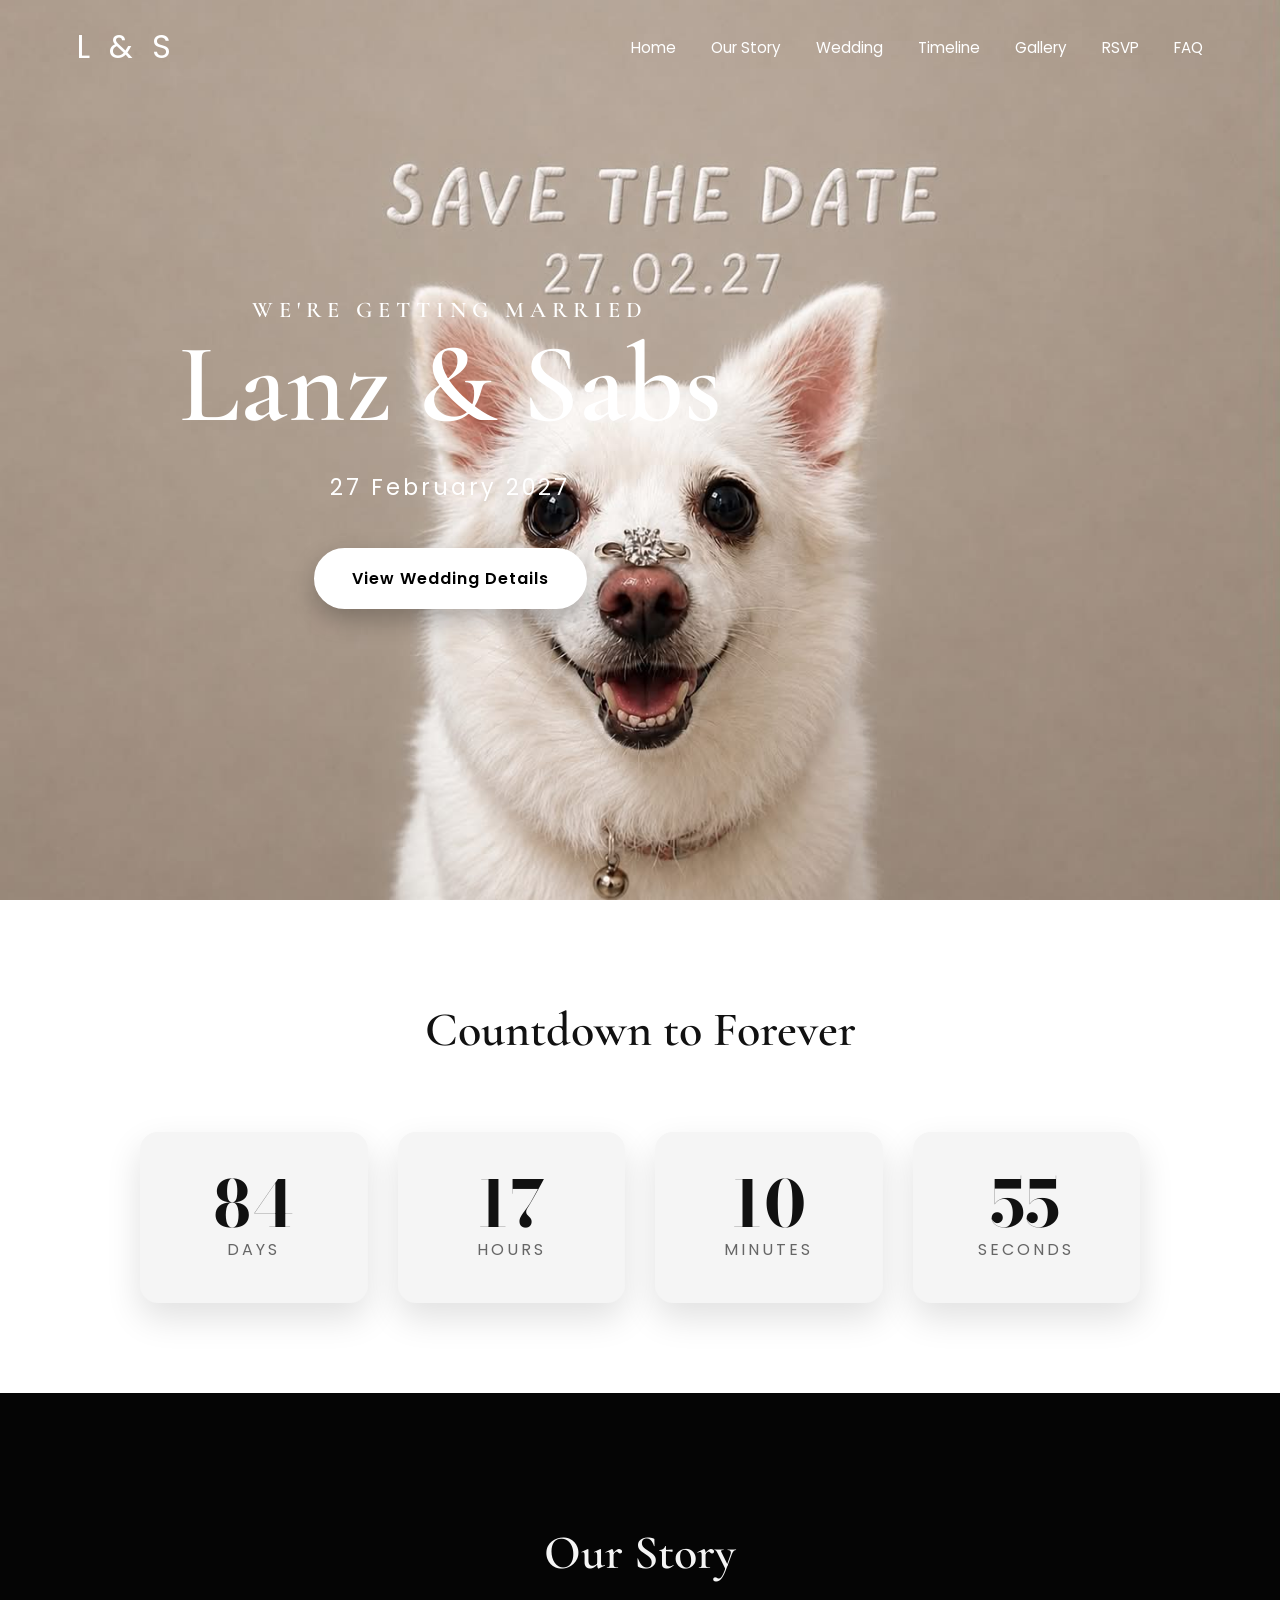
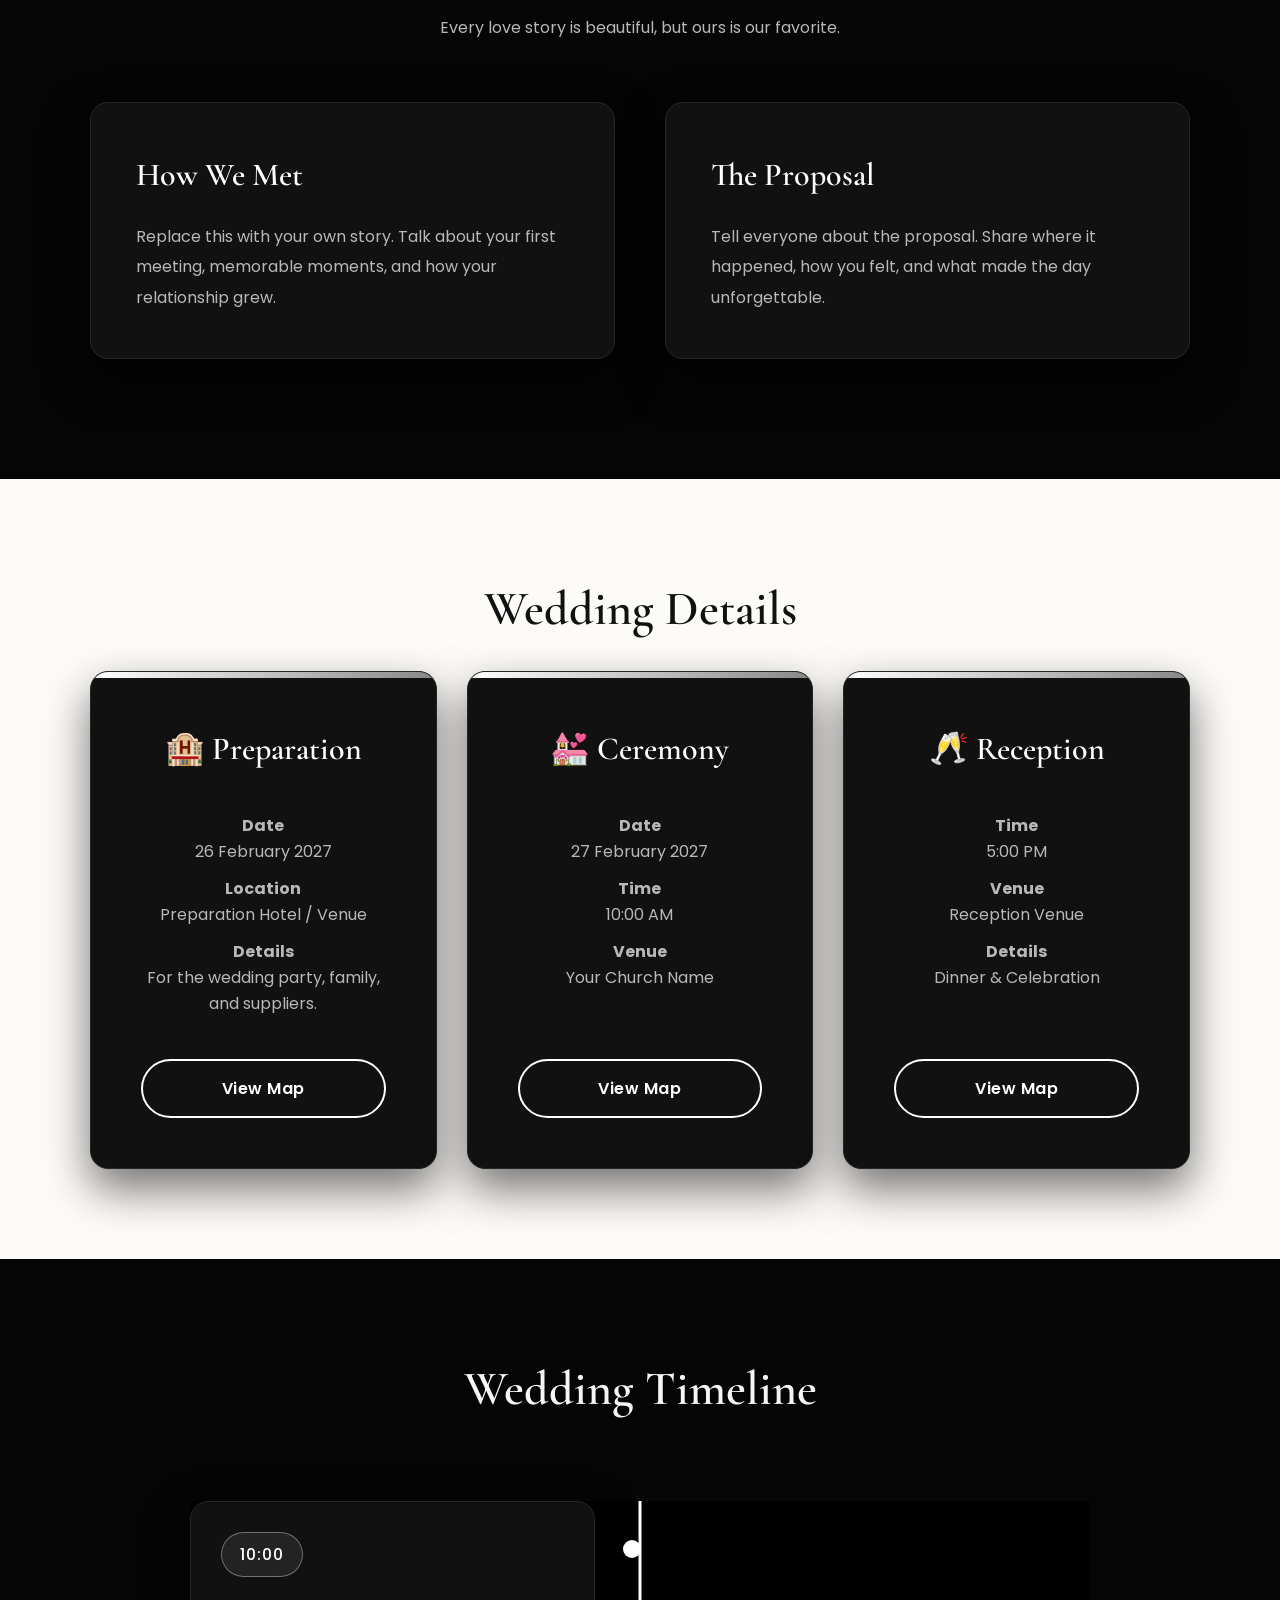
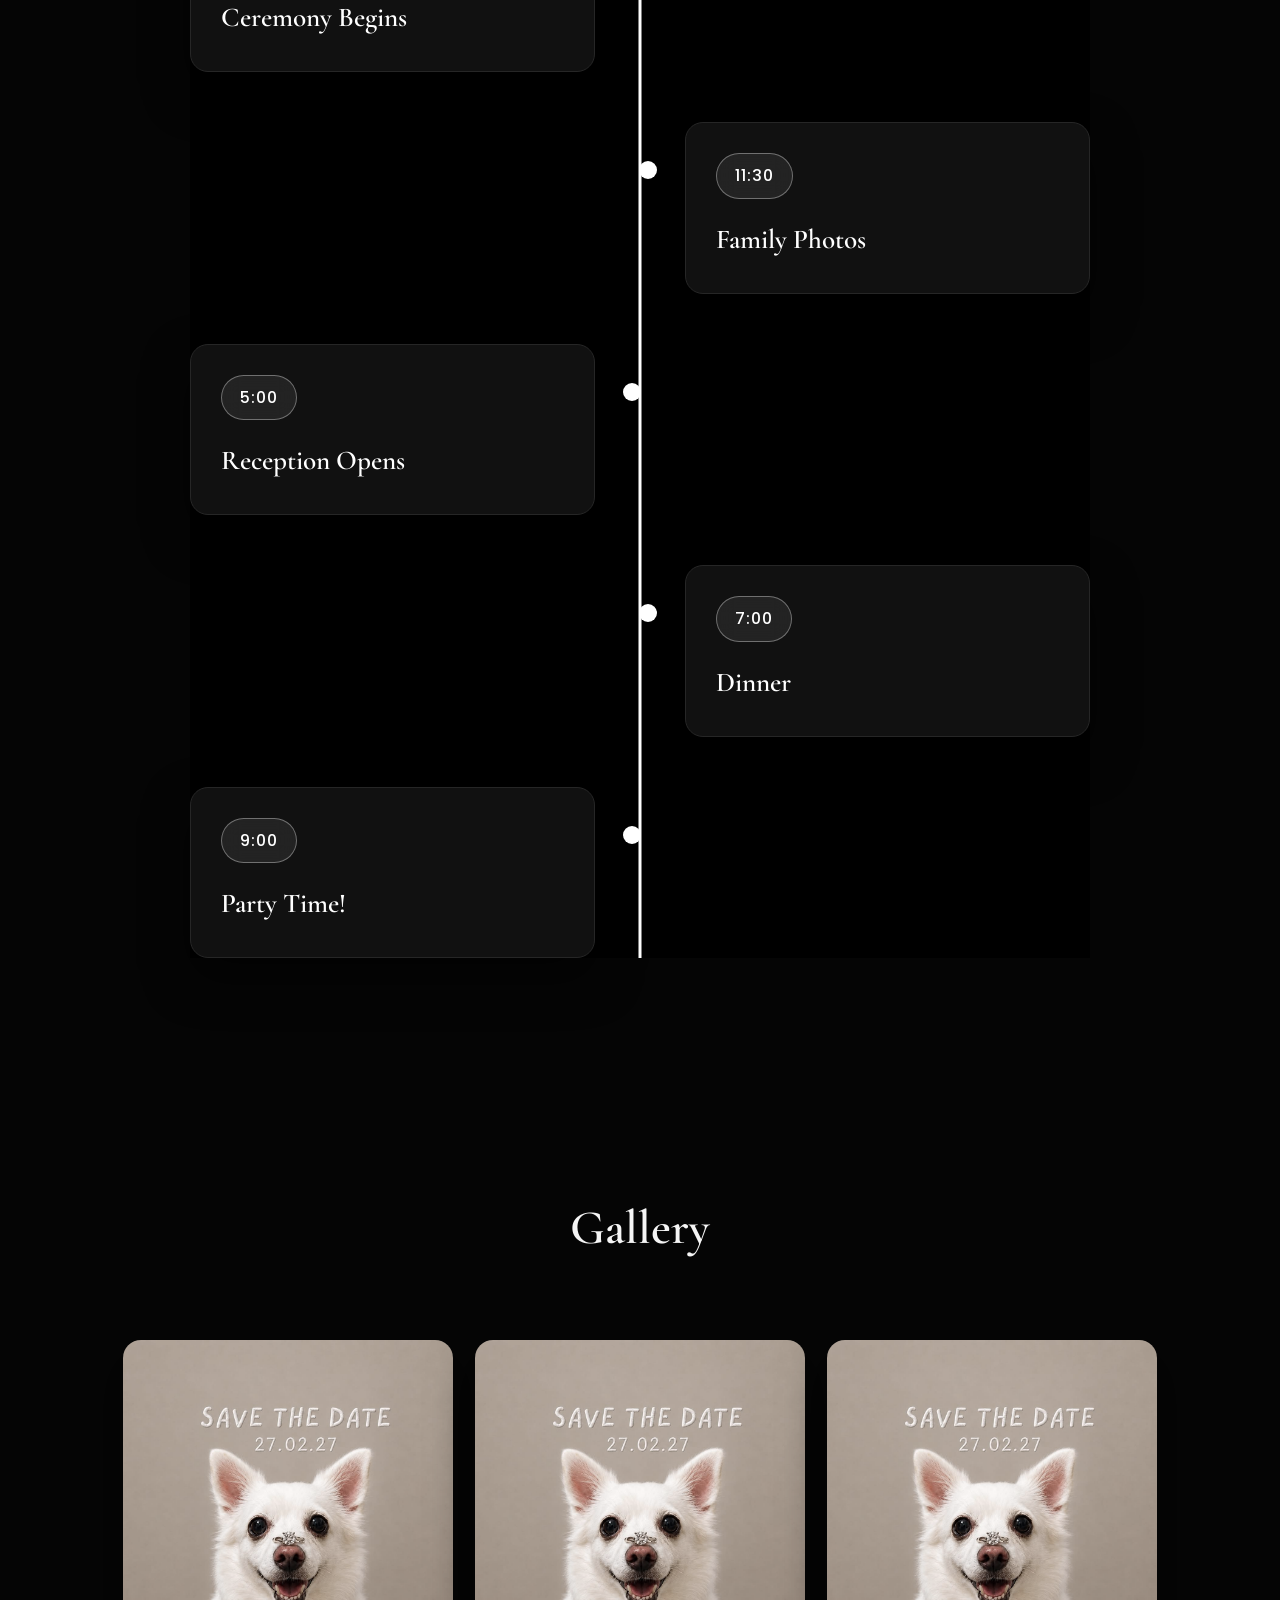
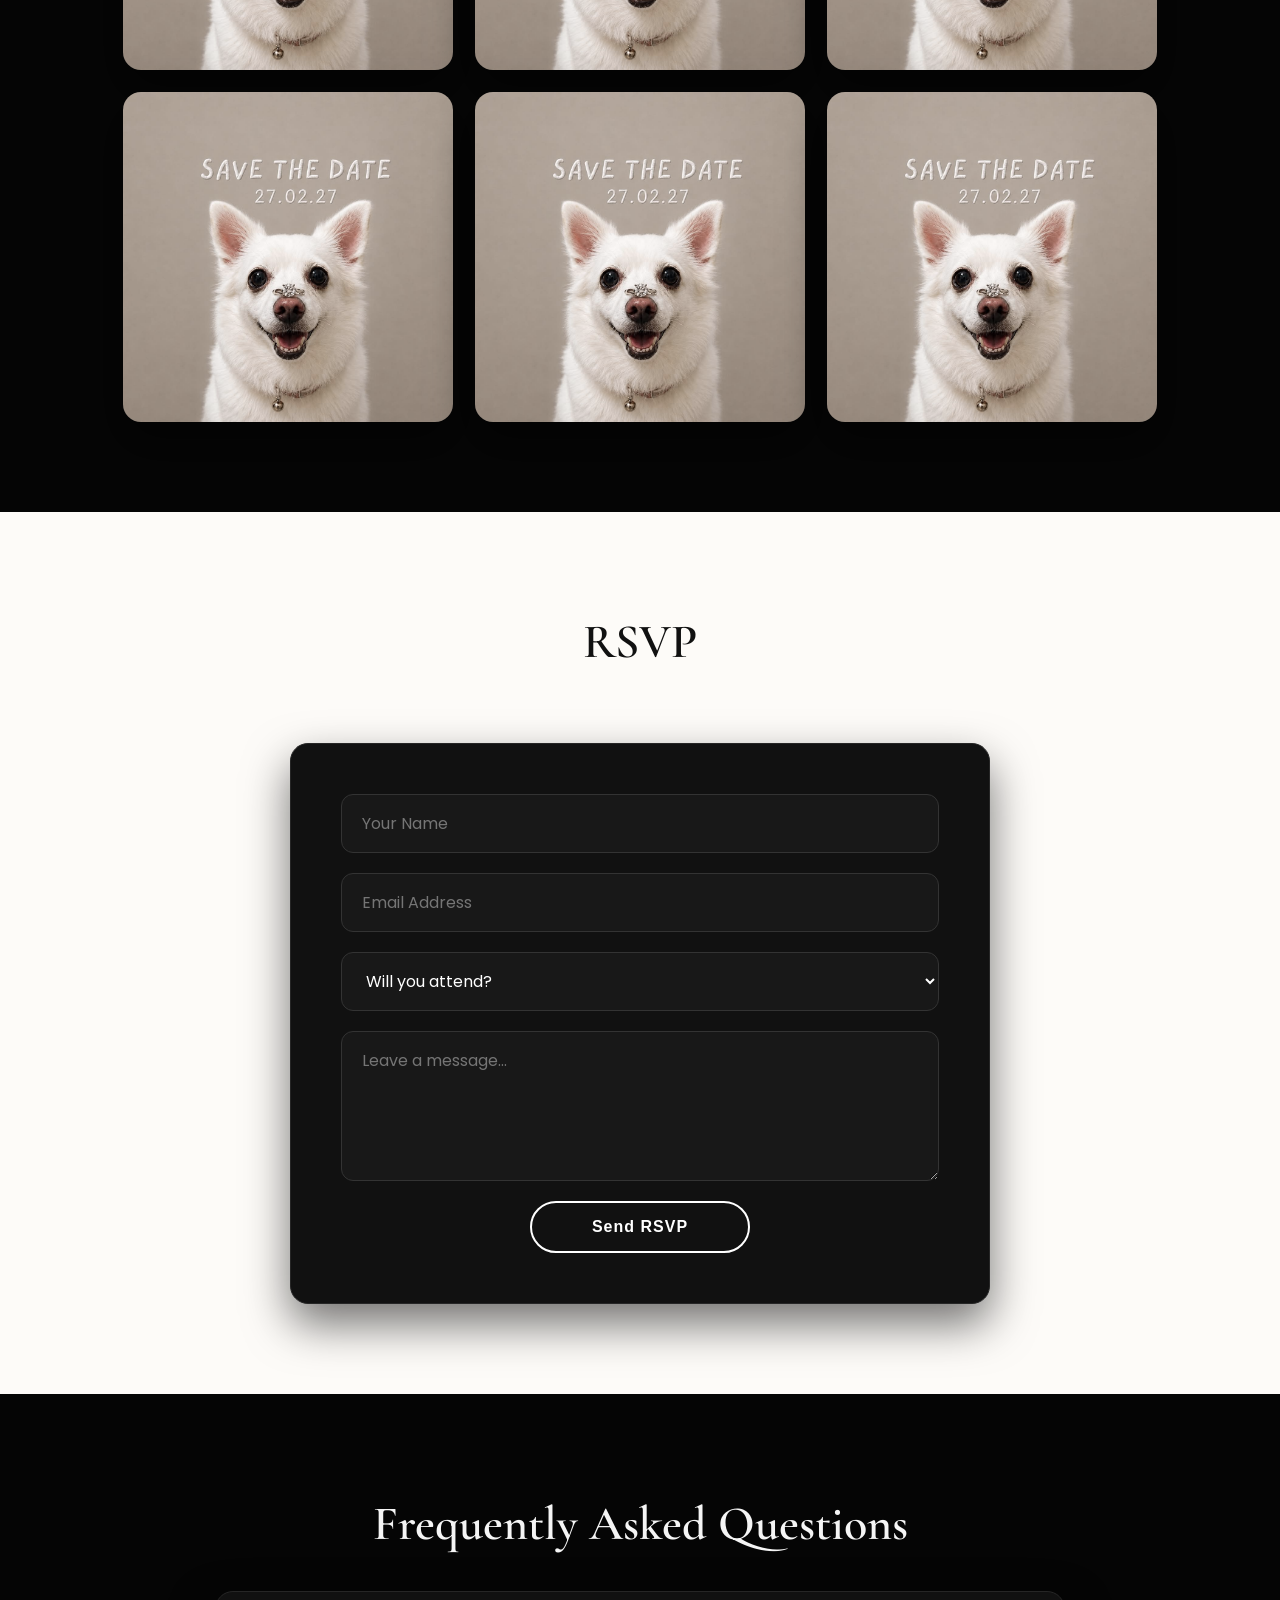
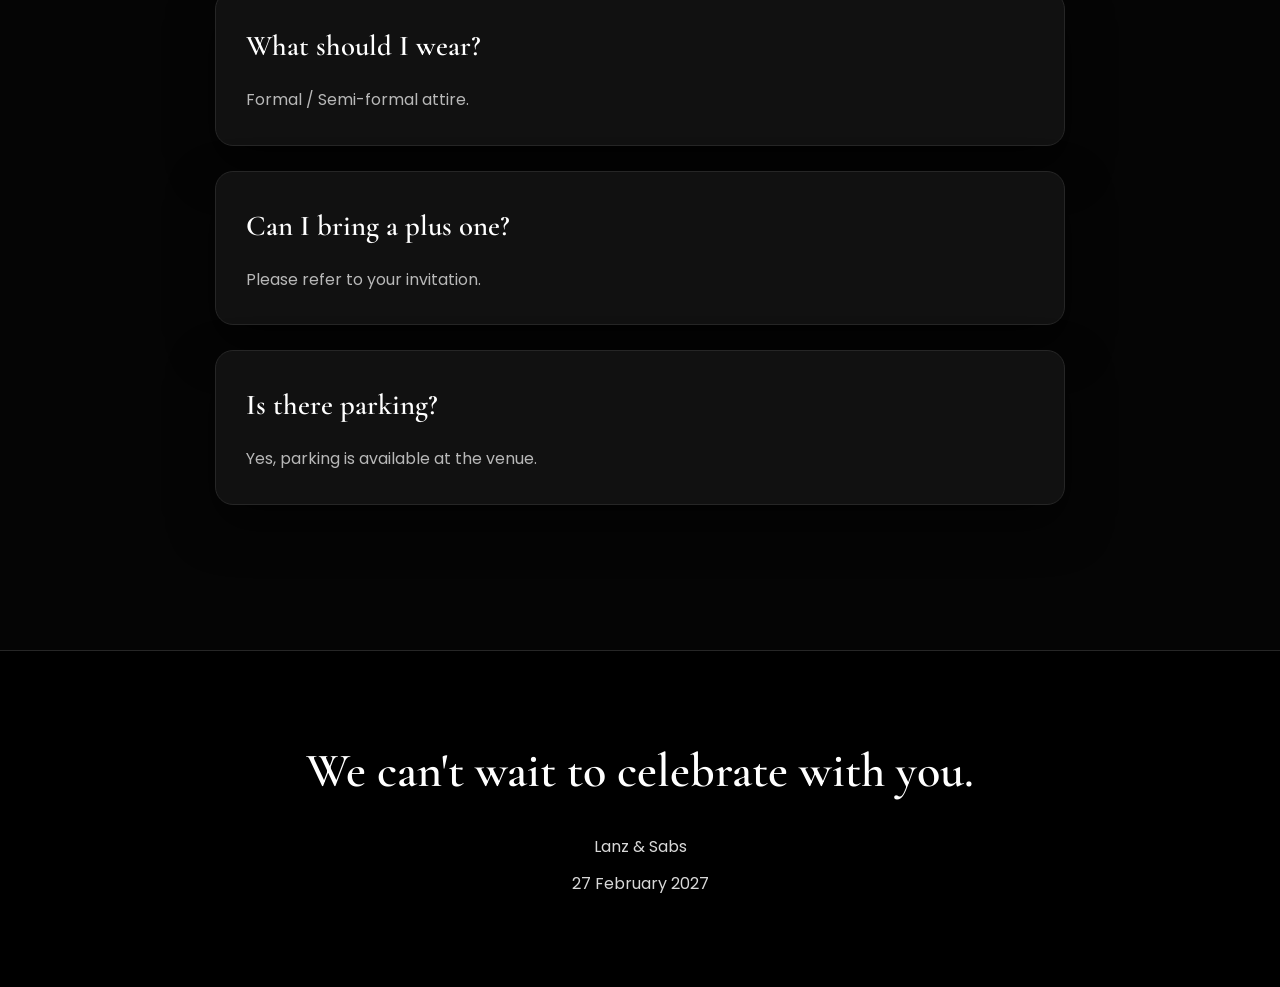
<file: backup/bu1/index.html>
<!doctype html>
<html lang="en">
  <head>
    <meta charset="UTF-8" />
    <meta name="viewport" content="width=device-width, initial-scale=1.0" />

    <title>Lanz & Sabs | Wedding</title>

    <meta name="description" content="Join us as we celebrate our wedding." />

    <link rel="preconnect" href="https://fonts.googleapis.com" />
    <link rel="preconnect" href="https://fonts.gstatic.com" crossorigin />

    <link
      href="https://fonts.googleapis.com/css2?family=Bodoni+Moda:wght@400;600;700&family=Cormorant+Garamond:wght@400;500;600;700&family=Poppins:wght@300;400;500;600&display=swap"
      rel="stylesheet"
    />

    <link rel="stylesheet" href="style.css" />
  </head>

  <body>
    <!-- ================= NAVIGATION ================= -->

    <header class="navbar">
      <div class="logo">L & S</div>

      <nav>
        <ul class="nav-links">
          <li><a href="#home">Home</a></li>

          <li><a href="#story">Our Story</a></li>

          <li><a href="#details">Wedding</a></li>

          <li><a href="#timeline">Timeline</a></li>

          <li><a href="#gallery">Gallery</a></li>

          <li><a href="#rsvp">RSVP</a></li>

          <li><a href="#faq">FAQ</a></li>
        </ul>
      </nav>

      <div class="hamburger">
        <span></span>
        <span></span>
        <span></span>
      </div>
    </header>

    <!-- ================= HERO ================= -->

    <section id="home" class="hero">
      <div class="hero-overlay"></div>

      <div class="hero-content">
        <h3>We're Getting Married</h3>

        <h1>Lanz <span>&</span> Sabs</h1>

        <p>27 February 2027</p>

        <a href="#details" class="primary-btn"> View Wedding Details </a>
      </div>
    </section>

    <!-- ================= COUNTDOWN ================= -->

    <section id="countdown" class="countdown">
      <h2>Countdown to Forever</h2>

      <div class="countdown-grid">
        <div class="time-card">
          <h1 id="days">000</h1>
          <p>Days</p>
        </div>

        <div class="time-card">
          <h1 id="hours">00</h1>
          <p>Hours</p>
        </div>

        <div class="time-card">
          <h1 id="minutes">00</h1>
          <p>Minutes</p>
        </div>

        <div class="time-card">
          <h1 id="seconds">00</h1>
          <p>Seconds</p>
        </div>
      </div>
    </section>

    <!-- ================= STORY ================= -->

    <section id="story" class="story">
      <div class="container">
        <h2>Our Story</h2>

        <p class="section-intro">
          Every love story is beautiful, but ours is our favorite.
        </p>

        <div class="story-content">
          <div>
            <h3>How We Met</h3>

            <p>
              Replace this with your own story. Talk about your first meeting,
              memorable moments, and how your relationship grew.
            </p>
          </div>

          <div>
            <h3>The Proposal</h3>

            <p>
              Tell everyone about the proposal. Share where it happened, how you
              felt, and what made the day unforgettable.
            </p>
          </div>
        </div>
      </div>
    </section>

    <!-- ================= DETAILS ================= -->

    <section id="details" class="details">
      <div class="container">
        <h2>Wedding Details</h2>

        <div class="details-grid">
          <div class="card">
            <h3>🏨 Preparation</h3>

            <div class="card-content">
              <p><strong>Date</strong><br />26 February 2027</p>

              <p><strong>Location</strong><br />Preparation Hotel / Venue</p>

              <p>
                <strong>Details</strong><br />For the wedding party, family, and
                suppliers.
              </p>
            </div>

            <a href="#">View Map</a>
          </div>

          <div class="card">
            <h3>💒 Ceremony</h3>

            <div class="card-content">
              <p><strong>Date</strong><br />27 February 2027</p>

              <p><strong>Time</strong><br />10:00 AM</p>

              <p><strong>Venue</strong><br />Your Church Name</p>
            </div>

            <a href="#">View Map</a>
          </div>

          <div class="card">
            <h3>🥂 Reception</h3>

            <div class="card-content">
              <p><strong>Time</strong><br />5:00 PM</p>

              <p><strong>Venue</strong><br />Reception Venue</p>

              <p><strong>Details</strong><br />Dinner & Celebration</p>
            </div>

            <a href="#">View Map</a>
          </div>
        </div>
      </div>
    </section>

    <!-- ================= TIMELINE ================= -->

    <section id="timeline" class="timeline">
      <div class="container">
        <h2>Wedding Timeline</h2>

        <div class="timeline-list">
          <div class="timeline-item">
            <span>10:00</span>

            <h4>Ceremony Begins</h4>
          </div>

          <div class="timeline-item">
            <span>11:30</span>

            <h4>Family Photos</h4>
          </div>

          <div class="timeline-item">
            <span>5:00</span>

            <h4>Reception Opens</h4>
          </div>

          <div class="timeline-item">
            <span>7:00</span>

            <h4>Dinner</h4>
          </div>

          <div class="timeline-item">
            <span>9:00</span>

            <h4>Party Time!</h4>
          </div>
        </div>
      </div>
    </section>

    <!-- ================= GALLERY ================= -->

    <section id="gallery" class="gallery">
      <div class="container">
        <h2>Gallery</h2>

        <div class="gallery-grid">
          <img src="images/hero.jpeg" alt="" />
          <img src="images/hero.jpeg" alt="" />
          <img src="images/hero.jpeg" alt="" />
          <img src="images/hero.jpeg" alt="" />
          <img src="images/hero.jpeg" alt="" />
          <img src="images/hero.jpeg" alt="" />
        </div>
      </div>
    </section>

    <!-- ================= RSVP ================= -->

    <section id="rsvp" class="rsvp">
      <div class="container">
        <h2>RSVP</h2>

        <form>
          <input type="text" placeholder="Your Name" required />

          <input type="email" placeholder="Email Address" />

          <select>
            <option>Will you attend?</option>

            <option>Yes, I'll be there!</option>

            <option>Sorry, I can't make it.</option>
          </select>

          <textarea placeholder="Leave a message..."></textarea>

          <button type="submit">Send RSVP</button>
        </form>
      </div>
    </section>

    <!-- ================= FAQ ================= -->

    <section id="faq" class="faq">
      <div class="container">
        <h2>Frequently Asked Questions</h2>

        <div class="faq-item">
          <h3>What should I wear?</h3>

          <p>Formal / Semi-formal attire.</p>
        </div>

        <div class="faq-item">
          <h3>Can I bring a plus one?</h3>

          <p>Please refer to your invitation.</p>
        </div>

        <div class="faq-item">
          <h3>Is there parking?</h3>

          <p>Yes, parking is available at the venue.</p>
        </div>
      </div>
    </section>

    <!-- ================= FOOTER ================= -->

    <footer>
      <h2>We can't wait to celebrate with you.</h2>

      <p>Lanz & Sabs</p>

      <p>27 February 2027</p>
    </footer>

    <script src="script.js"></script>
  </body>
</html>
</file>
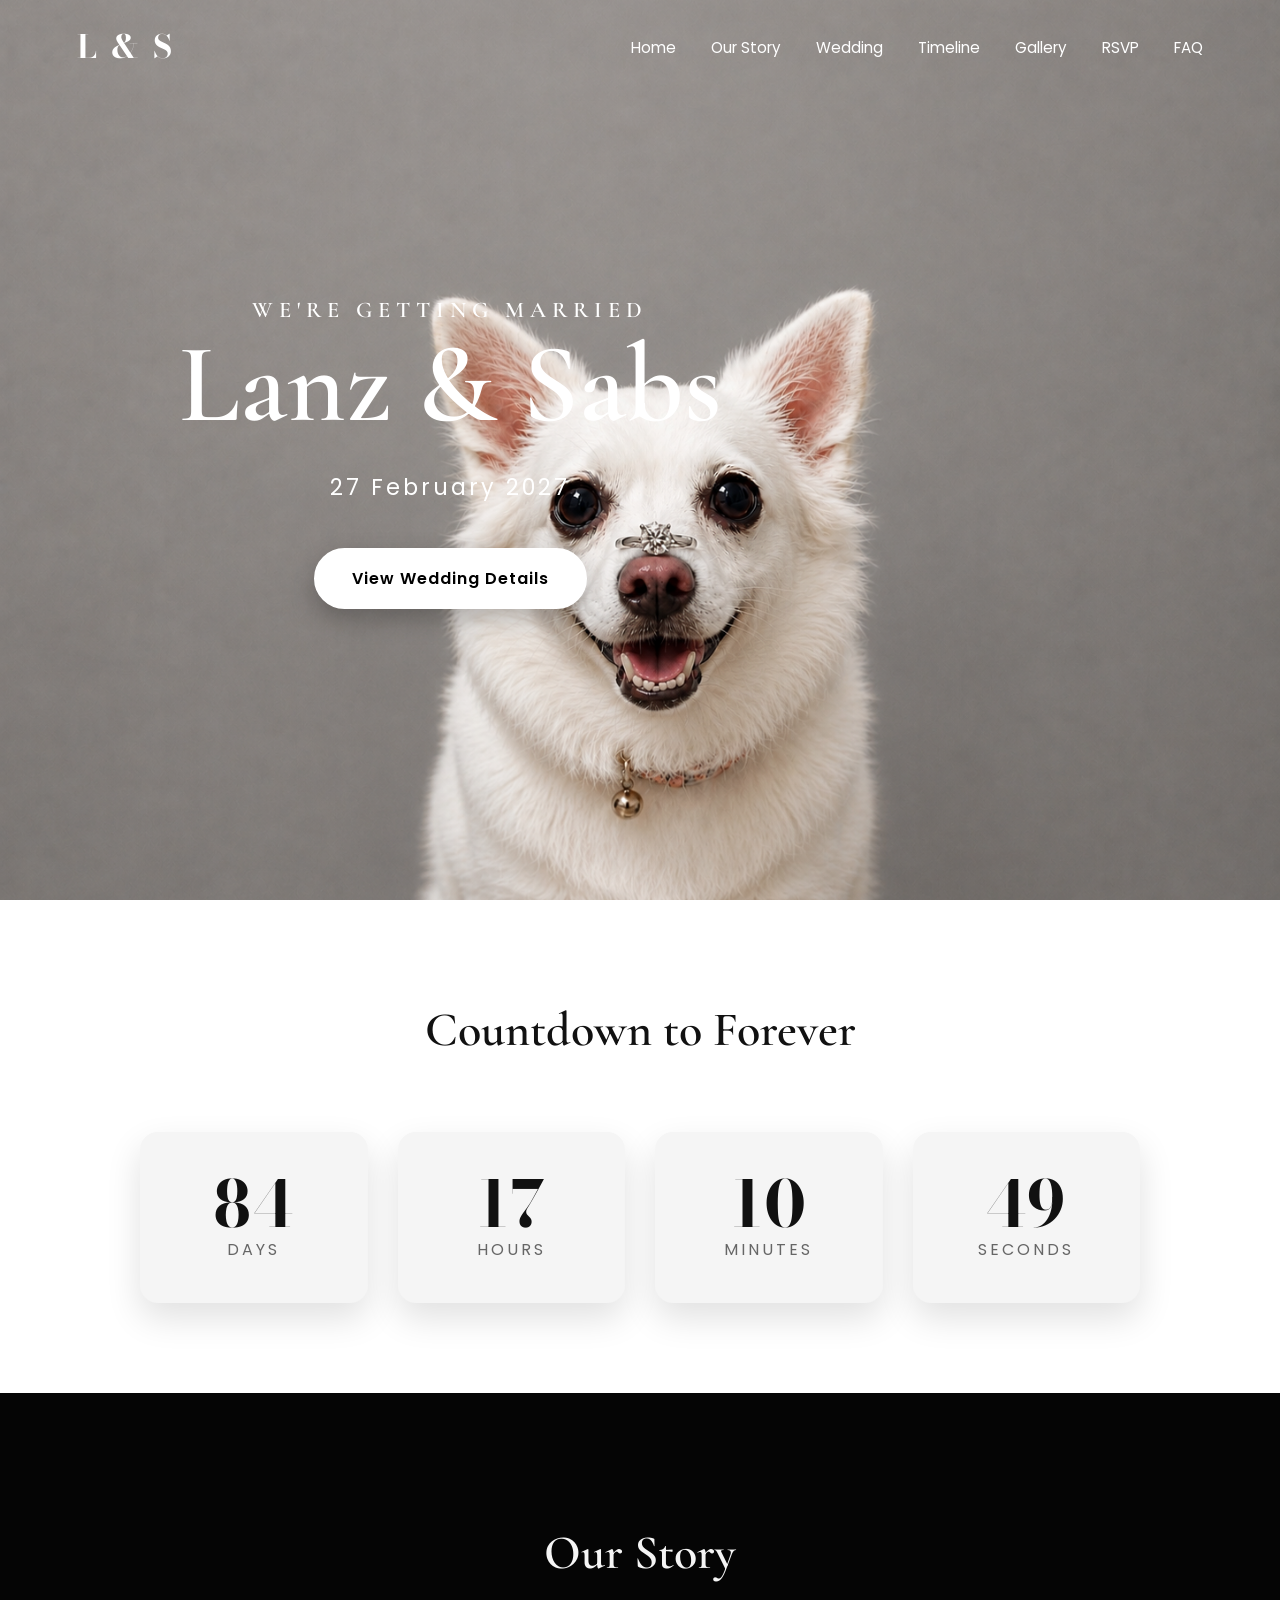
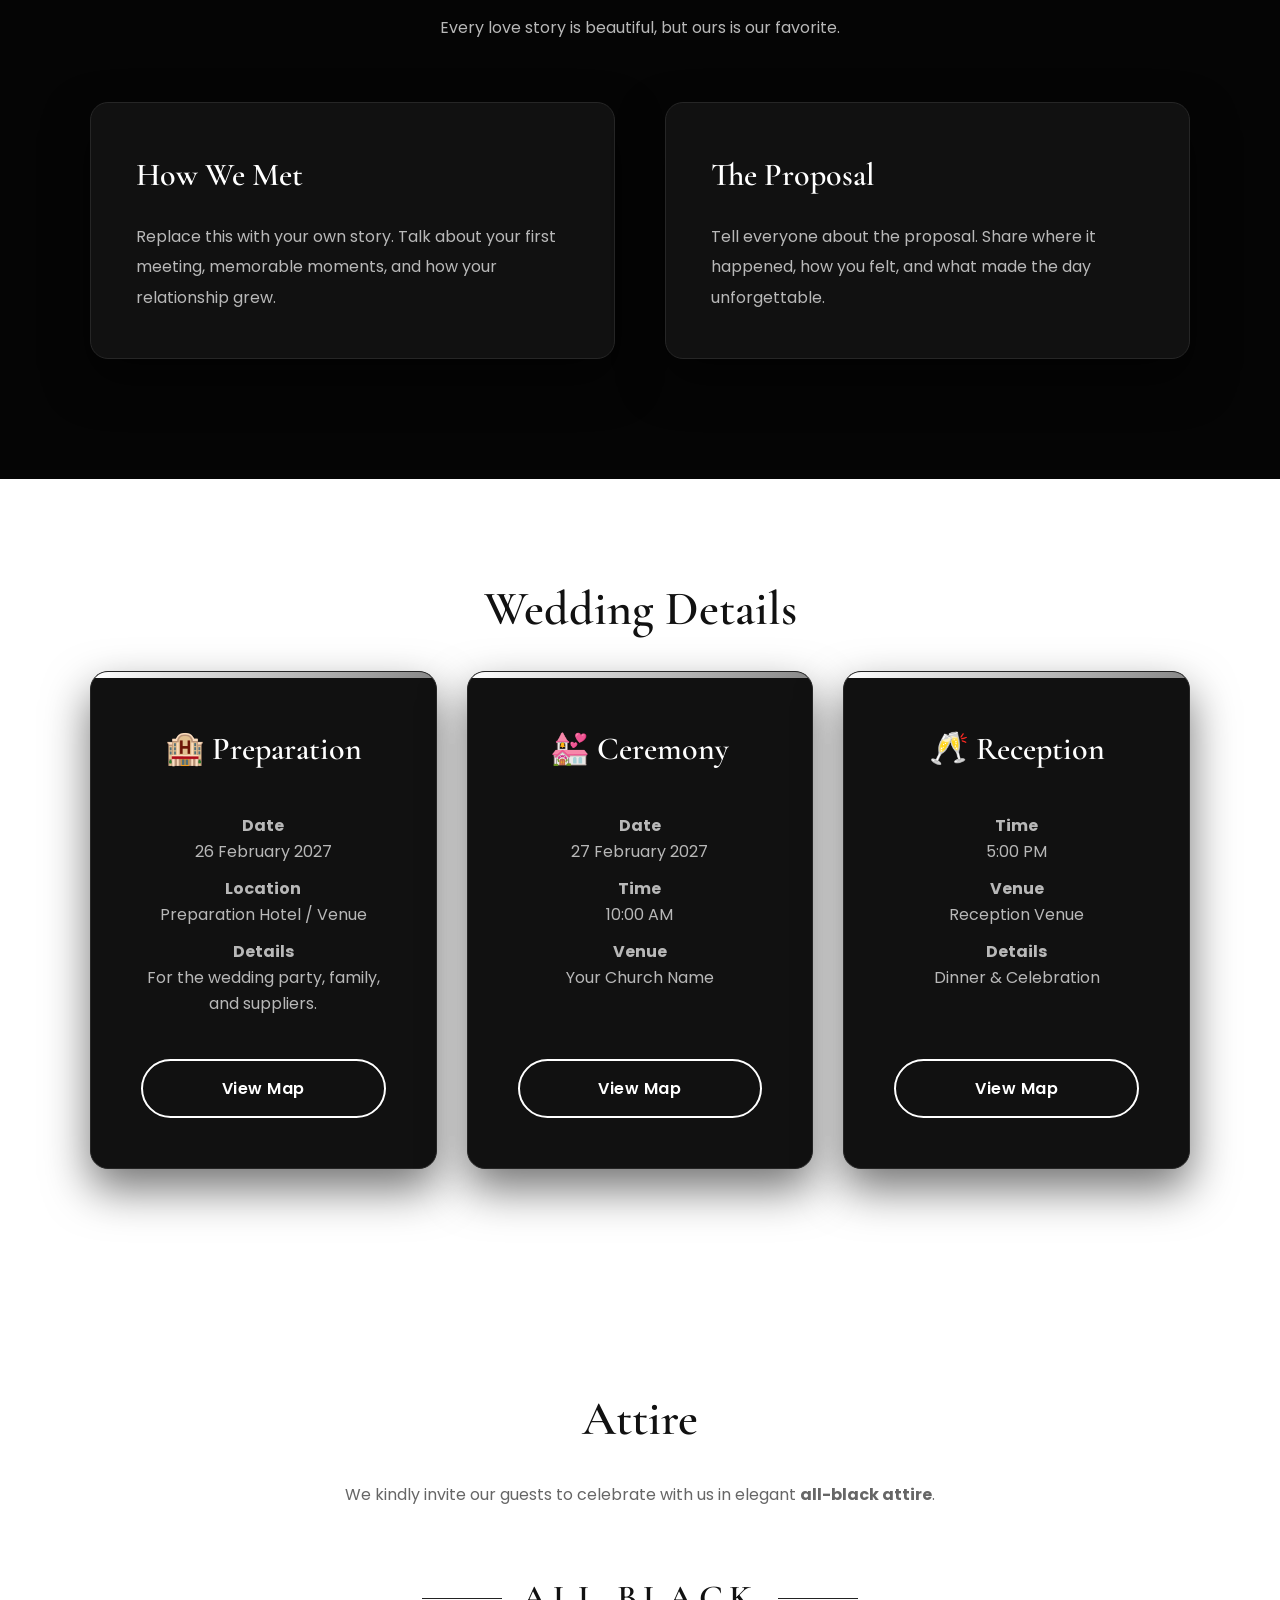
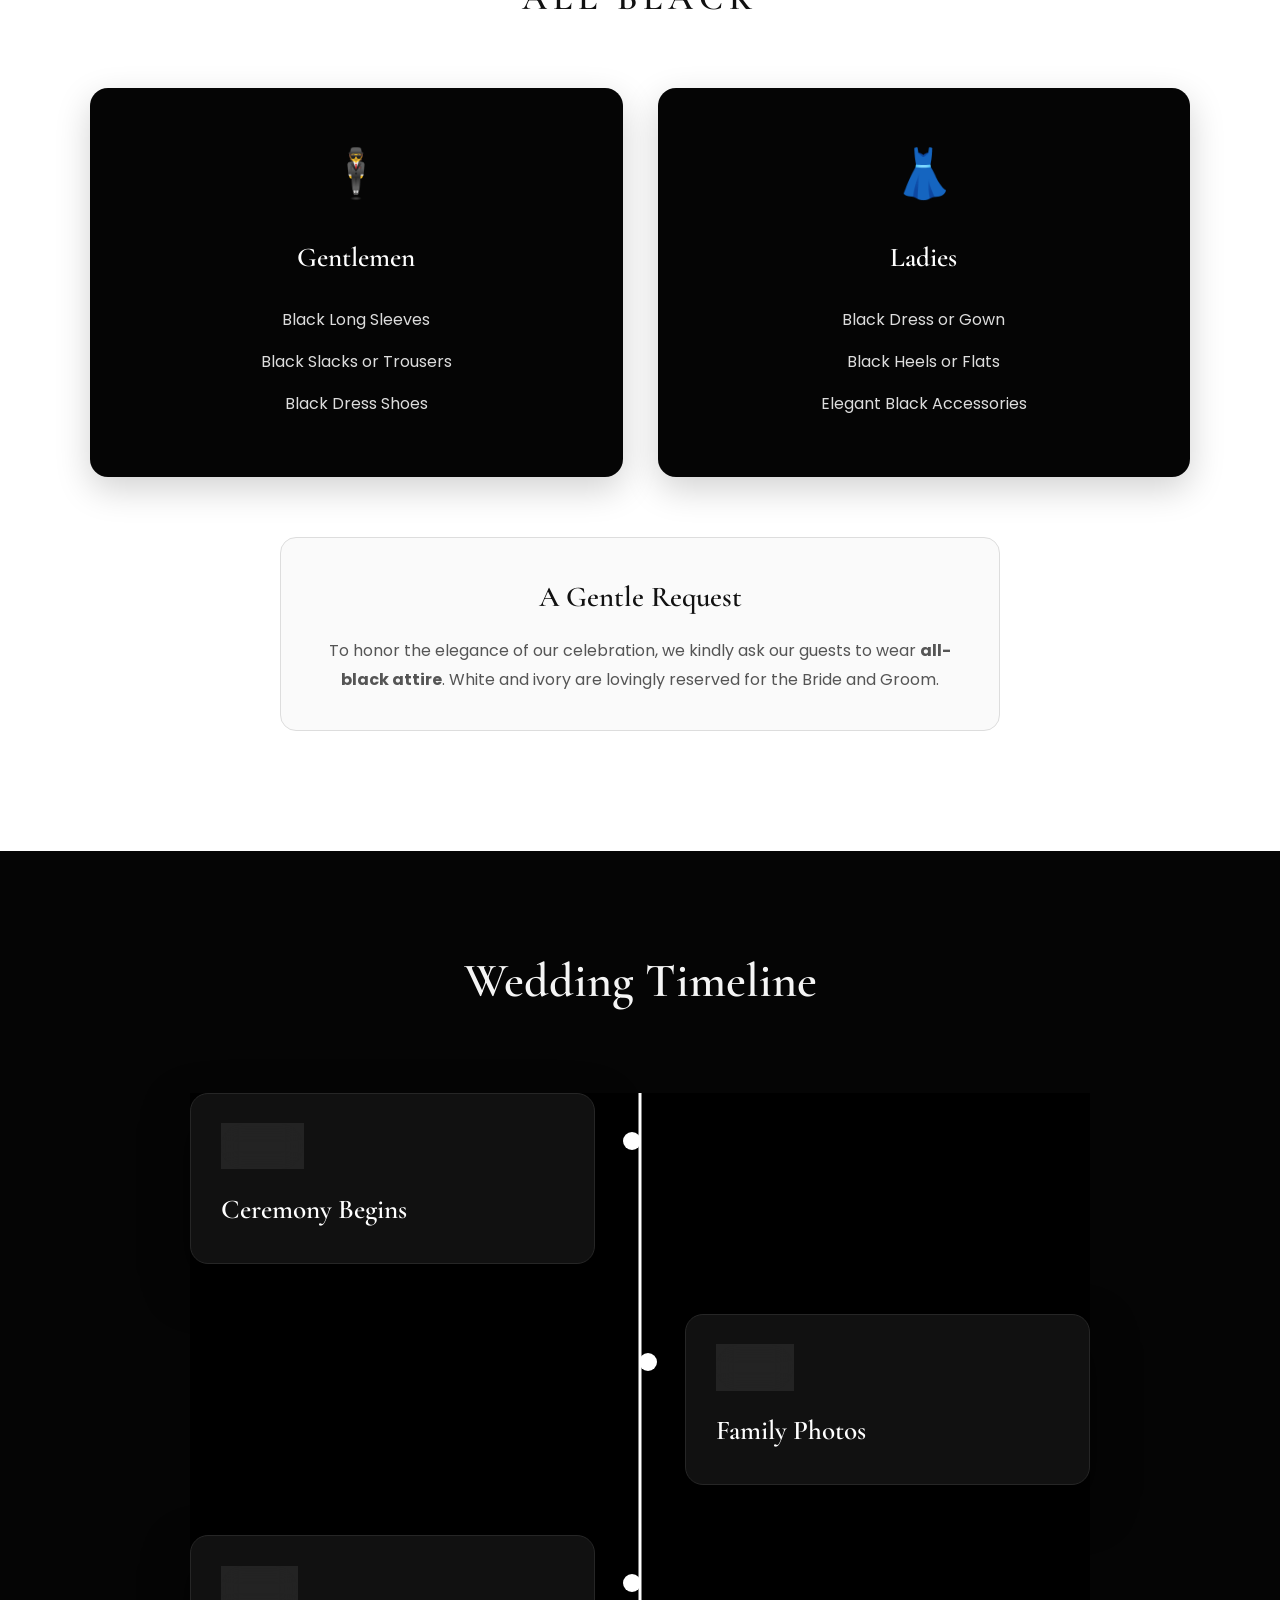
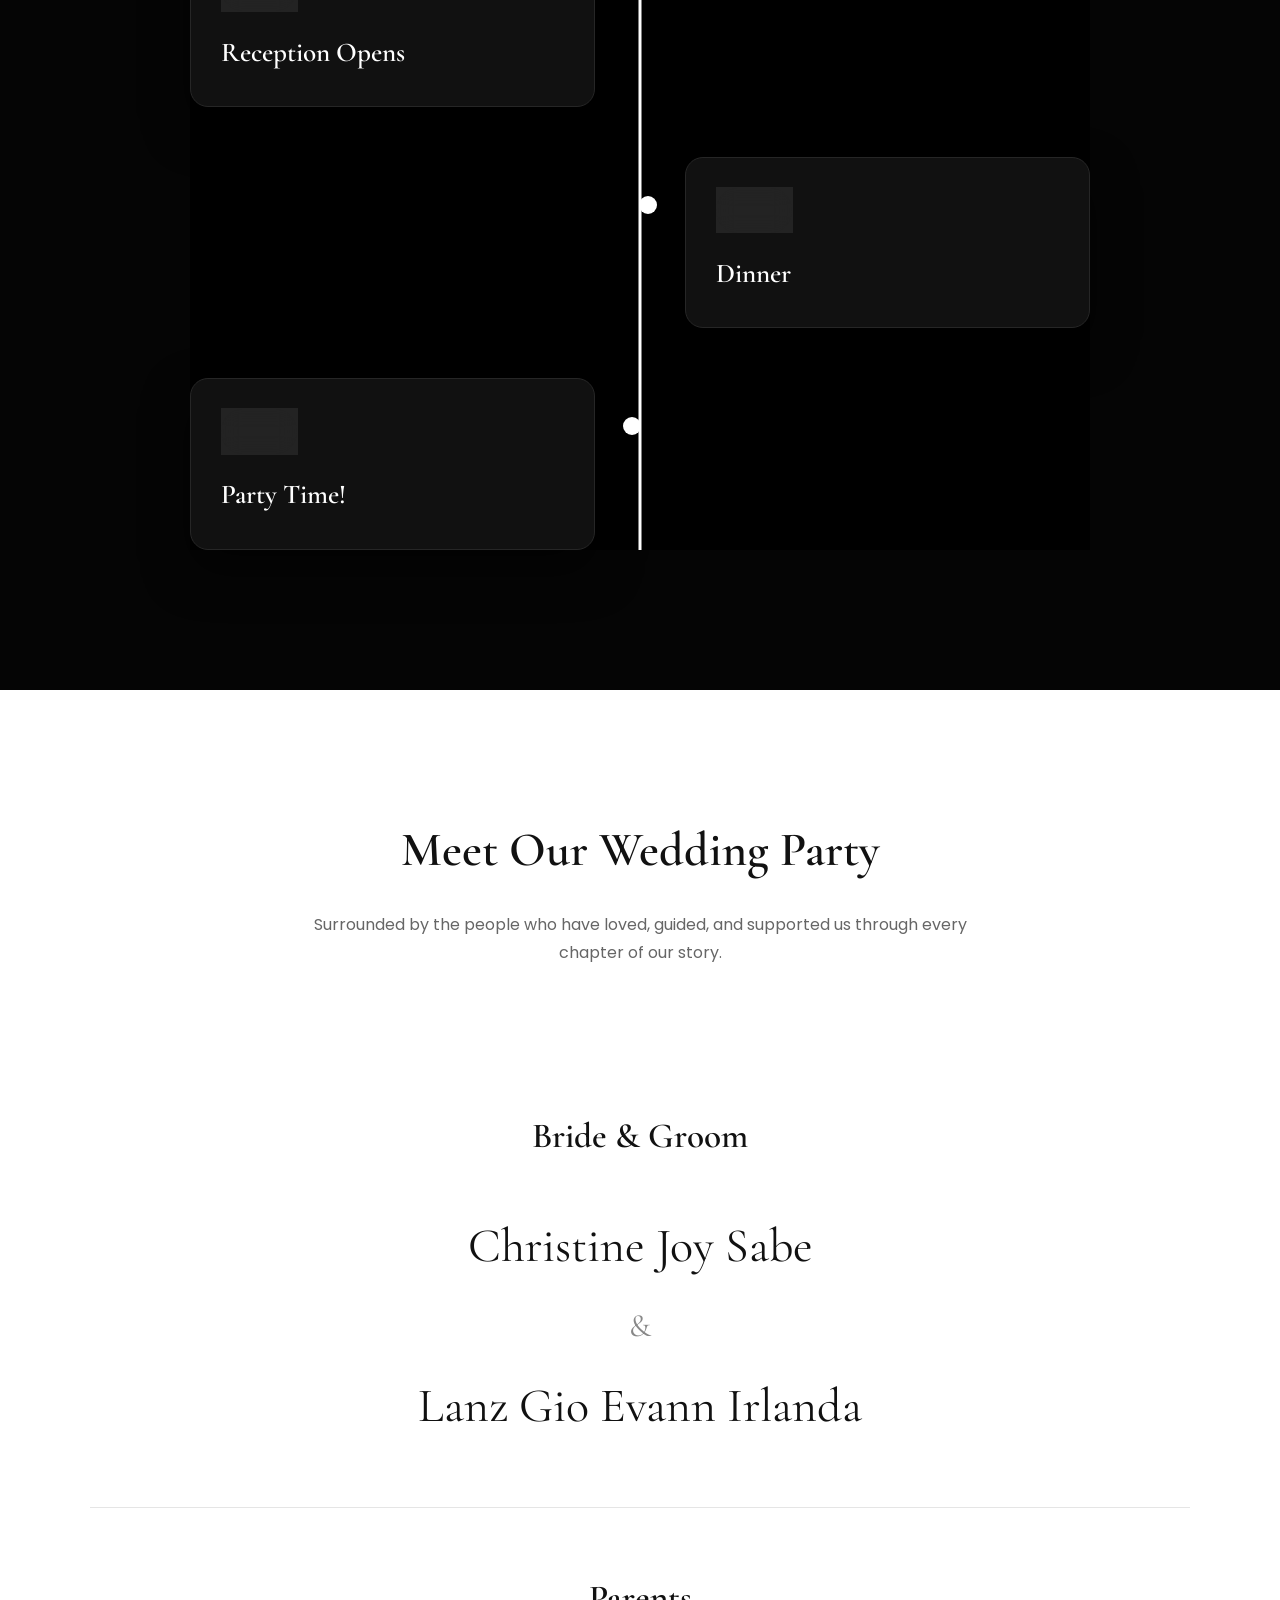
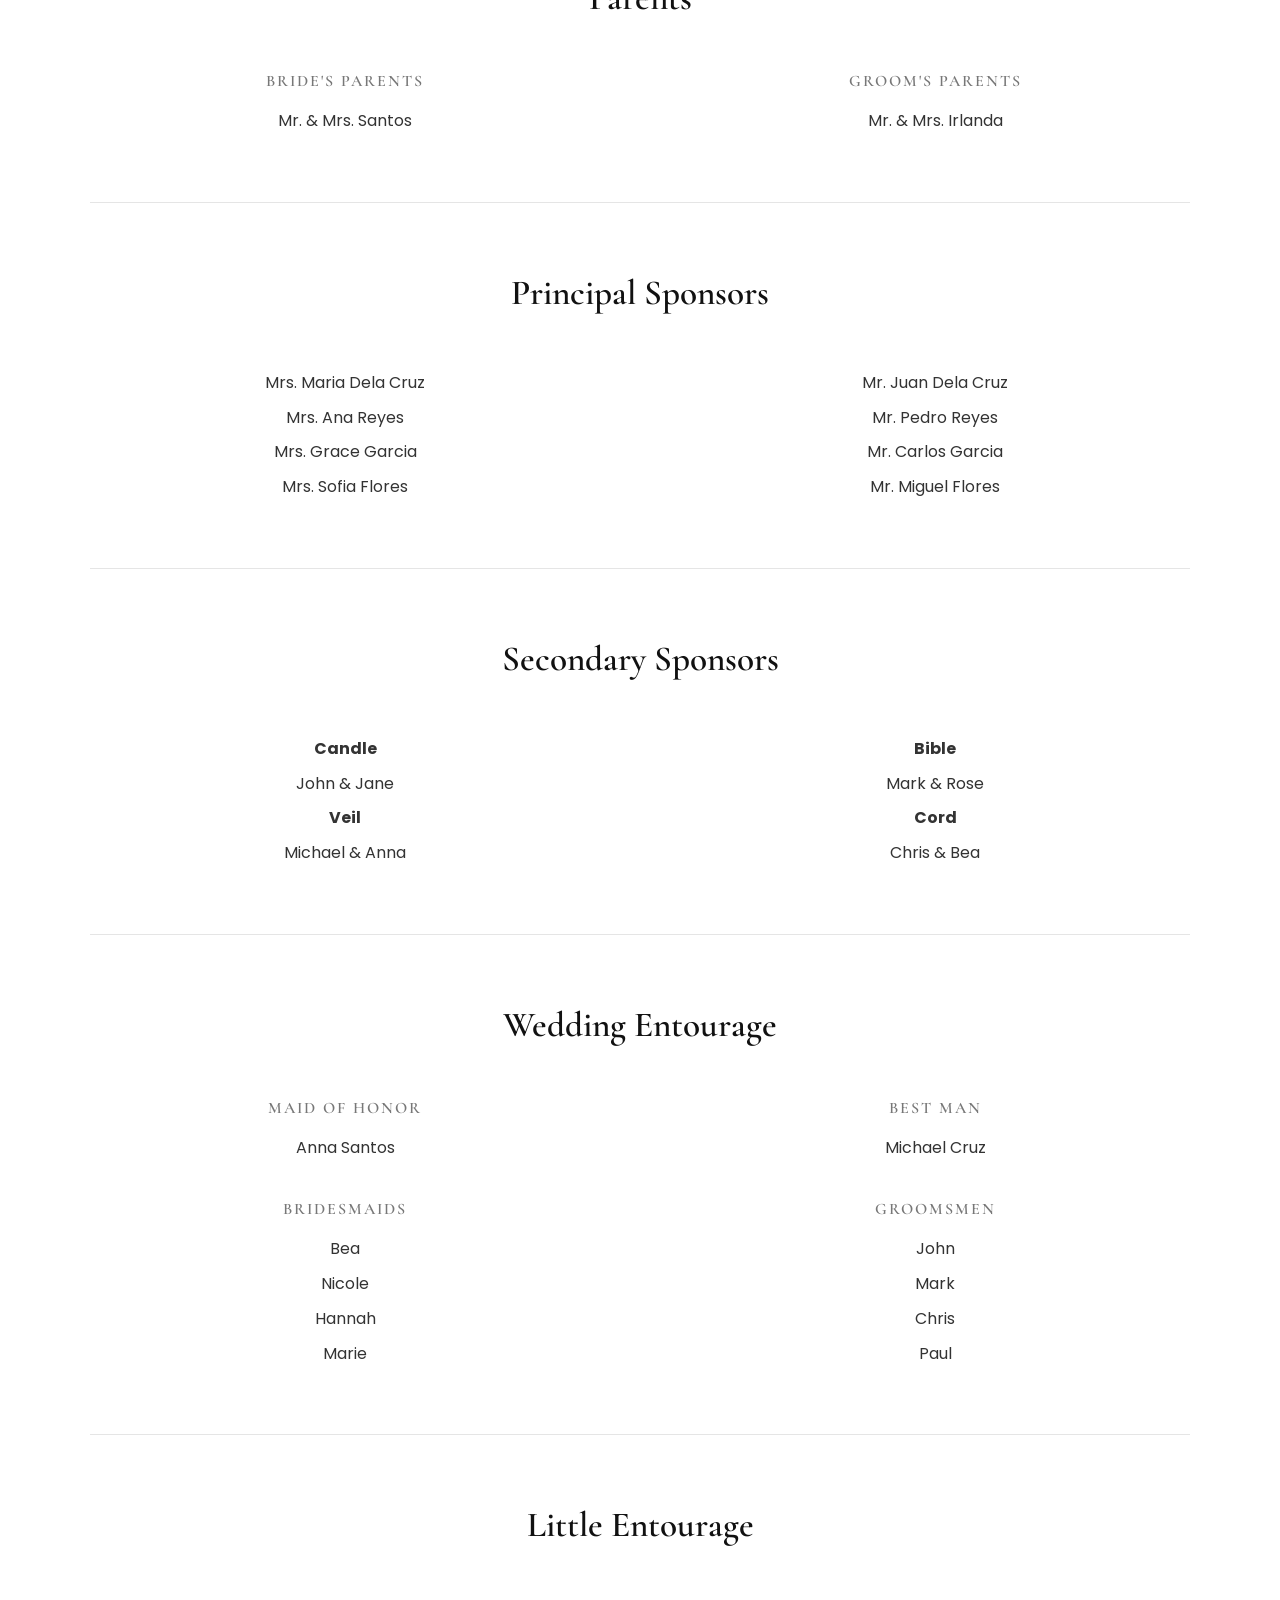
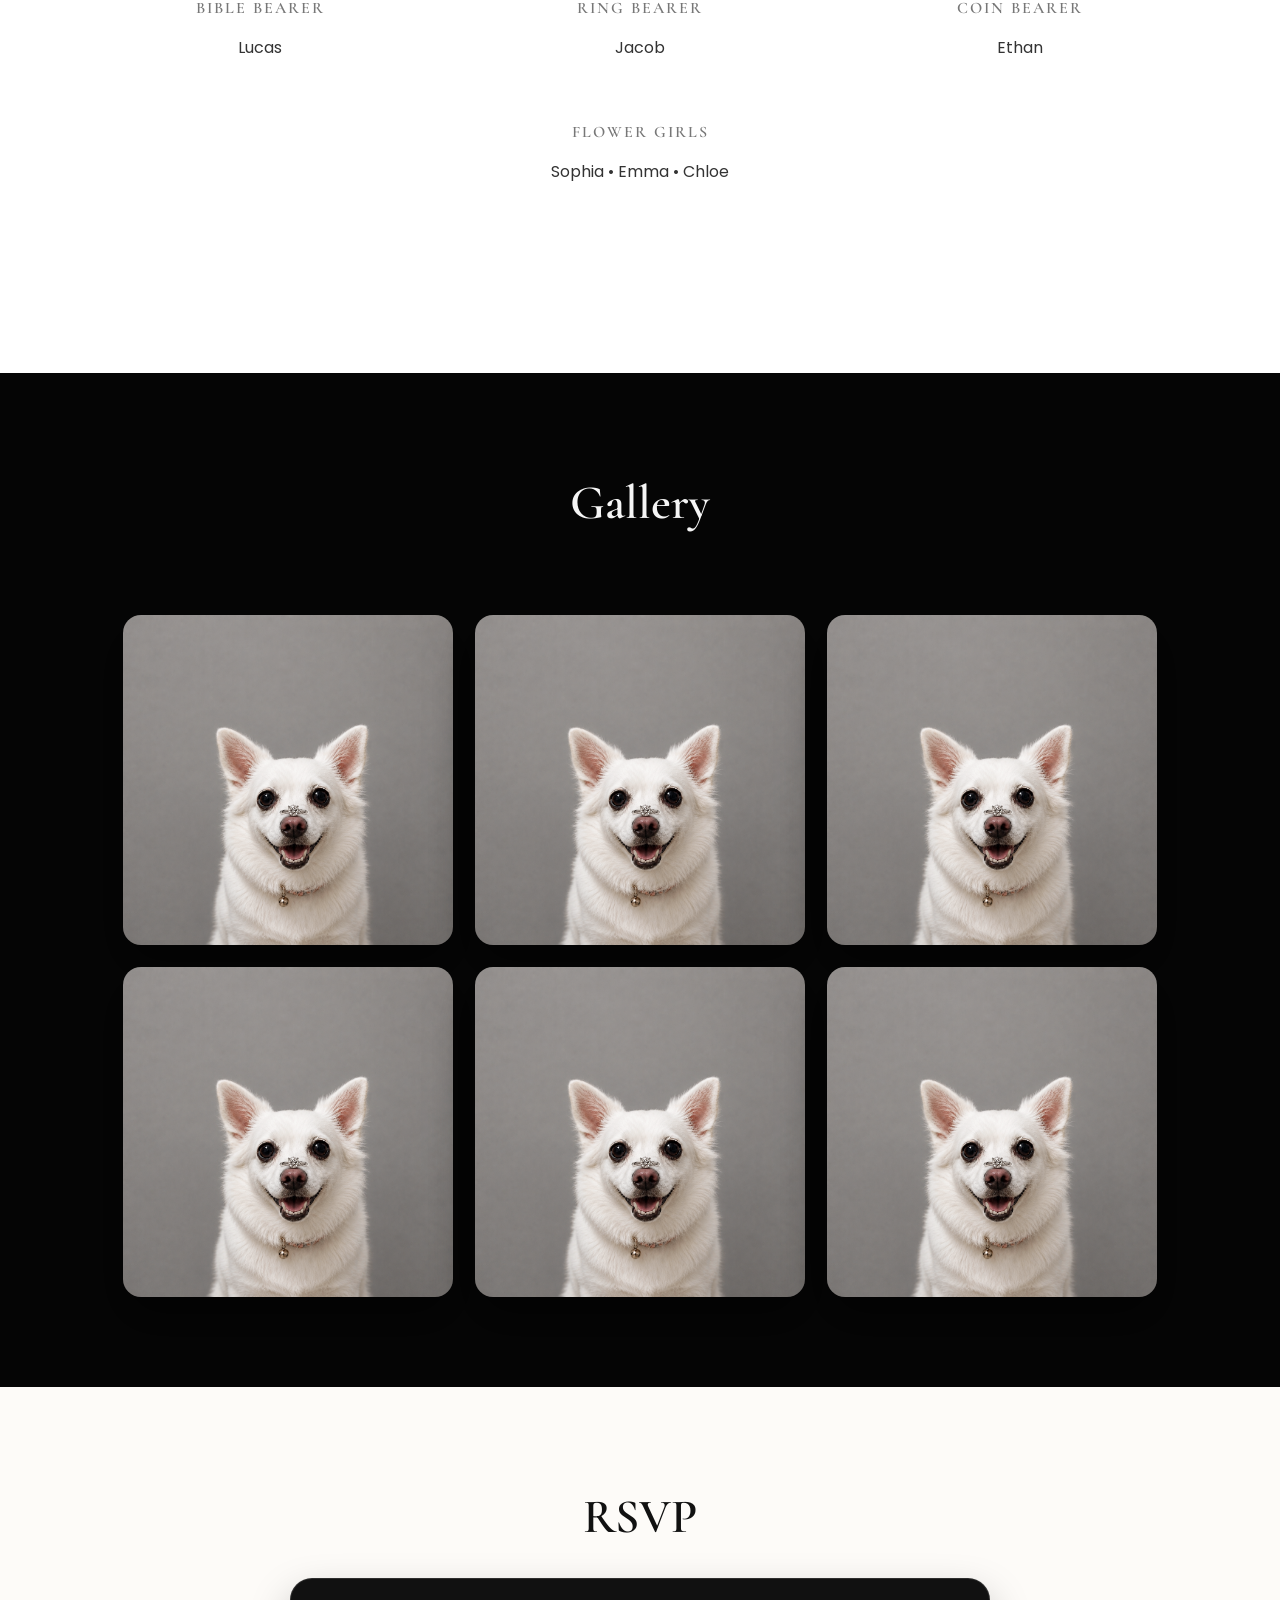
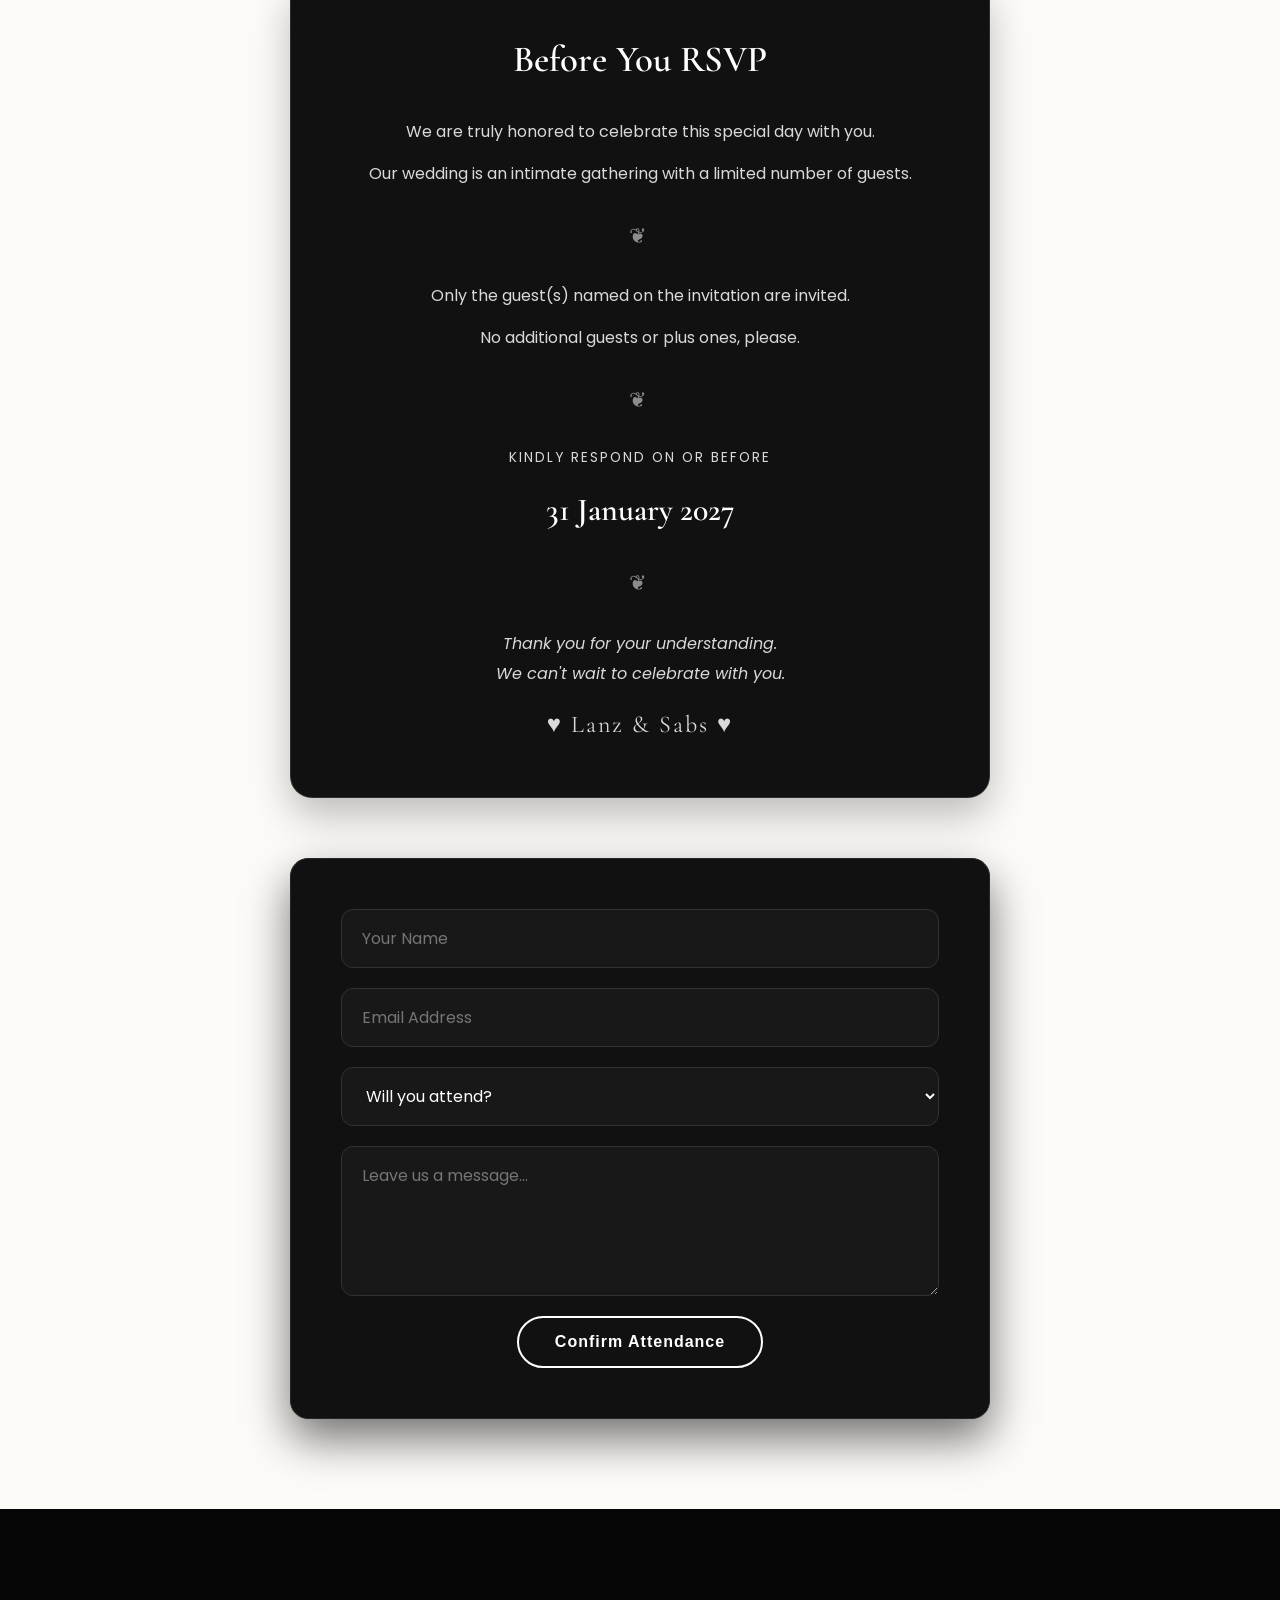
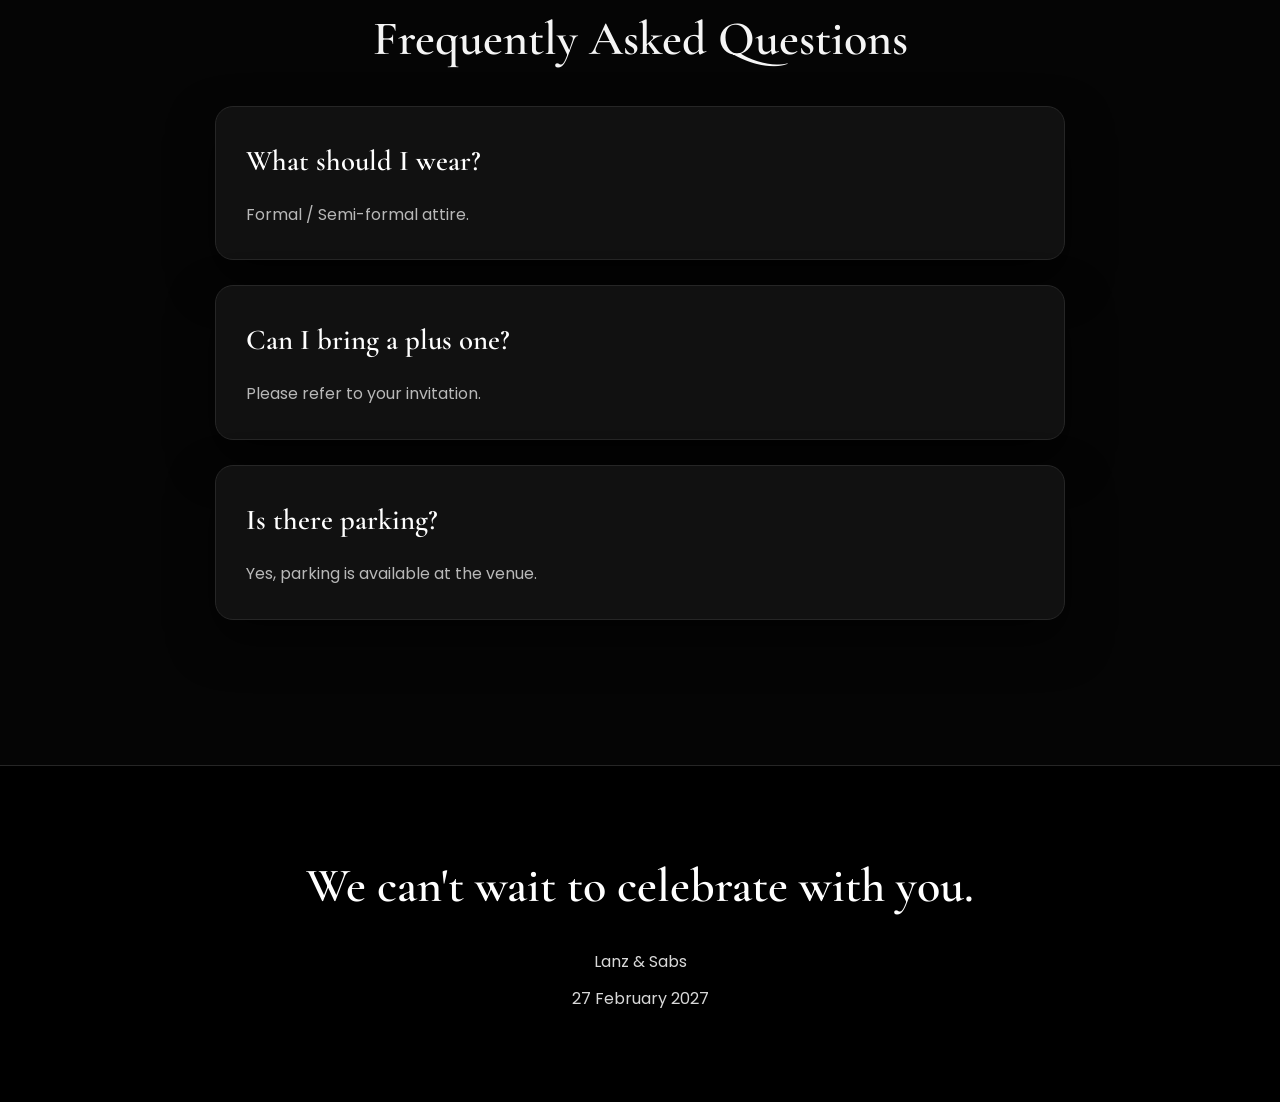
<file: backup/bu2/index.html>
<!doctype html>
<html lang="en">
  <head>
    <meta charset="UTF-8" />
    <meta name="viewport" content="width=device-width, initial-scale=1.0" />

    <title>Lanz & Sabs | Wedding</title>

    <meta name="description" content="Join us as we celebrate our wedding." />

    <link rel="preconnect" href="https://fonts.googleapis.com" />
    <link rel="preconnect" href="https://fonts.gstatic.com" crossorigin />

    <link
      href="https://fonts.googleapis.com/css2?family=Bodoni+Moda:wght@400;600;700&family=Cormorant+Garamond:wght@400;500;600;700&family=Poppins:wght@300;400;500;600&display=swap"
      rel="stylesheet"
    />

    <link rel="stylesheet" href="style.css" />
  </head>

  <body>
    <!-- ================= NAVIGATION ================= -->

    <header class="navbar">
      <div class="logo">L & S</div>

      <nav>
        <ul class="nav-links">
          <li><a href="#home">Home</a></li>

          <li><a href="#story">Our Story</a></li>

          <li><a href="#details">Wedding</a></li>

          <li><a href="#timeline">Timeline</a></li>

          <li><a href="#gallery">Gallery</a></li>

          <li><a href="#rsvp">RSVP</a></li>

          <li><a href="#faq">FAQ</a></li>
        </ul>
      </nav>

      <div class="hamburger">
        <span></span>
        <span></span>
        <span></span>
      </div>
    </header>

    <!-- ================= HERO ================= -->

    <section id="home" class="hero">
      <div class="hero-overlay"></div>

      <div class="hero-content">
        <h3>We're Getting Married</h3>

        <h1>Lanz <span>&</span> Sabs</h1>

        <p>27 February 2027</p>

        <a href="#details" class="primary-btn"> View Wedding Details </a>
      </div>
    </section>

    <!-- ================= COUNTDOWN ================= -->

    <section id="countdown" class="countdown">
      <h2>Countdown to Forever</h2>

      <div class="countdown-grid">
        <div class="time-card">
          <h1 id="days">000</h1>
          <p>Days</p>
        </div>

        <div class="time-card">
          <h1 id="hours">00</h1>
          <p>Hours</p>
        </div>

        <div class="time-card">
          <h1 id="minutes">00</h1>
          <p>Minutes</p>
        </div>

        <div class="time-card">
          <h1 id="seconds">00</h1>
          <p>Seconds</p>
        </div>
      </div>
    </section>

    <!-- ================= STORY ================= -->

    <section id="story" class="story">
      <div class="container">
        <h2>Our Story</h2>

        <p class="section-intro">
          Every love story is beautiful, but ours is our favorite.
        </p>

        <div class="story-content">
          <div>
            <h3>How We Met</h3>

            <p>
              Replace this with your own story. Talk about your first meeting,
              memorable moments, and how your relationship grew.
            </p>
          </div>

          <div>
            <h3>The Proposal</h3>

            <p>
              Tell everyone about the proposal. Share where it happened, how you
              felt, and what made the day unforgettable.
            </p>
          </div>
        </div>
      </div>
    </section>

    <!-- ================= DETAILS ================= -->

    <section id="details" class="details">
      <div class="container">
        <h2>Wedding Details</h2>

        <div class="details-grid">
          <div class="card">
            <h3>🏨 Preparation</h3>

            <div class="card-content">
              <p><strong>Date</strong><br />26 February 2027</p>

              <p><strong>Location</strong><br />Preparation Hotel / Venue</p>

              <p>
                <strong>Details</strong><br />For the wedding party, family, and
                suppliers.
              </p>
            </div>

            <a href="#">View Map</a>
          </div>

          <div class="card">
            <h3>💒 Ceremony</h3>

            <div class="card-content">
              <p><strong>Date</strong><br />27 February 2027</p>

              <p><strong>Time</strong><br />10:00 AM</p>

              <p><strong>Venue</strong><br />Your Church Name</p>
            </div>

            <a href="#">View Map</a>
          </div>

          <div class="card">
            <h3>🥂 Reception</h3>

            <div class="card-content">
              <p><strong>Time</strong><br />5:00 PM</p>

              <p><strong>Venue</strong><br />Reception Venue</p>

              <p><strong>Details</strong><br />Dinner & Celebration</p>
            </div>

            <a href="#">View Map</a>
          </div>
        </div>
      </div>
    </section>

    <!-- ================= ATTIRE ================= -->

    <section id="attire" class="attire">
      <div class="container">
        <h2>Attire</h2>

        <p class="section-intro">
          We kindly invite our guests to celebrate with us in elegant
          <strong>all-black attire</strong>.
        </p>

        <div class="attire-title">
          <span class="line"></span>
          <h3>ALL BLACK</h3>
          <span class="line"></span>
        </div>

        <div class="attire-grid">
          <div class="attire-card">
            <div class="attire-icon">🕴</div>

            <h3>Gentlemen</h3>

            <ul>
              <li>Black Long Sleeves</li>
              <li>Black Slacks or Trousers</li>
              <li>Black Dress Shoes</li>
            </ul>
          </div>

          <div class="attire-card">
            <div class="attire-icon">👗</div>

            <h3>Ladies</h3>

            <ul>
              <li>Black Dress or Gown</li>
              <li>Black Heels or Flats</li>
              <li>Elegant Black Accessories</li>
            </ul>
          </div>
        </div>

        <div class="attire-note">
          <h4>A Gentle Request</h4>

          <p>
            To honor the elegance of our celebration, we kindly ask our guests
            to wear <strong>all-black attire</strong>. White and ivory are
            lovingly reserved for the Bride and Groom.
          </p>
        </div>
      </div>
    </section>

    <!-- ================= TIMELINE ================= -->

    <section id="timeline" class="timeline">
      <div class="container">
        <h2>Wedding Timeline</h2>

        <div class="timeline-list">
          <div class="timeline-item">
            <span>10:00</span>

            <h4>Ceremony Begins</h4>
          </div>

          <div class="timeline-item">
            <span>11:30</span>

            <h4>Family Photos</h4>
          </div>

          <div class="timeline-item">
            <span>5:00</span>

            <h4>Reception Opens</h4>
          </div>

          <div class="timeline-item">
            <span>7:00</span>

            <h4>Dinner</h4>
          </div>

          <div class="timeline-item">
            <span>9:00</span>

            <h4>Party Time!</h4>
          </div>
        </div>
      </div>
    </section>

    <!-- ================= WEDDING PARTY ================= -->

    <section id="party" class="party">
      <div class="container">
        <h2>Meet Our Wedding Party</h2>

        <p class="section-intro">
          Surrounded by the people who have loved, guided, and supported us
          through every chapter of our story.
        </p>

        <!-- Bride & Groom -->

        <div class="party-section">
          <h3>Bride & Groom</h3>

          <div class="couple-names">
            <span>Christine Joy Sabe</span>
            <div class="ampersand">&</div>
            <span>Lanz Gio Evann Irlanda</span>
          </div>
        </div>

        <!-- Parents -->

        <div class="party-section">
          <h3>Parents</h3>

          <div class="two-column">
            <div>
              <h4>Bride's Parents</h4>
              <p>Mr. & Mrs. Santos</p>
            </div>
            <div>
              <h4>Groom's Parents</h4>
              <p>Mr. & Mrs. Irlanda</p>
            </div>
          </div>
        </div>

        <!-- Principal Sponsors -->

        <div class="party-section">
          <h3>Principal Sponsors</h3>

          <div class="two-column">
            <div>
              <p>Mrs. Maria Dela Cruz</p>

              <p>Mrs. Ana Reyes</p>

              <p>Mrs. Grace Garcia</p>

              <p>Mrs. Sofia Flores</p>
            </div>
            <div>
              <p>Mr. Juan Dela Cruz</p>

              <p>Mr. Pedro Reyes</p>

              <p>Mr. Carlos Garcia</p>

              <p>Mr. Miguel Flores</p>
            </div>
          </div>
        </div>

        <!-- Secondary Sponsors -->

        <div class="party-section">
          <h3>Secondary Sponsors</h3>

          <div class="two-column">
            <div>
              <p><strong>Candle</strong></p>
              <p>John & Jane</p>

              <p><strong>Veil</strong></p>
              <p>Michael & Anna</p>
            </div>

            <div>
              <p><strong>Bible</strong></p>
              <p>Mark & Rose</p>

              <p><strong>Cord</strong></p>
              <p>Chris & Bea</p>
            </div>
          </div>
        </div>

        <!-- Entourage -->

        <div class="party-section">
          <h3>Wedding Entourage</h3>

          <div class="two-column">
            <div>
              <h4>Maid of Honor</h4>
              <p>Anna Santos</p>

              <br />

              <h4>Bridesmaids</h4>

              <p>Bea</p>
              <p>Nicole</p>
              <p>Hannah</p>
              <p>Marie</p>
            </div>
            <div>
              <h4>Best Man</h4>
              <p>Michael Cruz</p>

              <br />

              <h4>Groomsmen</h4>

              <p>John</p>
              <p>Mark</p>
              <p>Chris</p>
              <p>Paul</p>
            </div>
          </div>
        </div>

        <!-- Bearers -->

        <div class="party-section">
          <h3>Little Entourage</h3>

          <div class="three-column">
            <div>
              <h4>Bible Bearer</h4>

              <p>Lucas</p>
            </div>

            <div>
              <h4>Ring Bearer</h4>

              <p>Jacob</p>
            </div>

            <div>
              <h4>Coin Bearer</h4>

              <p>Ethan</p>
            </div>
          </div>

          <div class="flower-girls">
            <h4>Flower Girls</h4>

            <p>Sophia • Emma • Chloe</p>
          </div>
        </div>
      </div>
    </section>

    <!-- ================= GALLERY ================= -->

    <section id="gallery" class="gallery">
      <div class="container">
        <h2>Gallery</h2>

        <div class="gallery-grid">
          <img src="images/hero.png" alt="" />
          <img src="images/hero.png" alt="" />
          <img src="images/hero.png" alt="" />
          <img src="images/hero.png" alt="" />
          <img src="images/hero.png" alt="" />
          <img src="images/hero.png" alt="" />
        </div>
      </div>
    </section>

    <!-- ================= RSVP ================= -->

    <section id="rsvp" class="rsvp">
      <div class="container">
        <h2>RSVP</h2>

        <div class="rsvp-note">
          <h3>Before You RSVP</h3>

          <p>We are truly honored to celebrate this special day with you.</p>

          <p>
            Our wedding is an intimate gathering with a limited number of
            guests.
          </p>

          <div class="note-divider">❦</div>

          <p>Only the guest(s) named on the invitation are invited.</p>

          <p>No additional guests or plus ones, please.</p>

          <div class="note-divider">❦</div>

          <p class="deadline-label">Kindly respond on or before</p>

          <h4>31 January 2027</h4>

          <div class="note-divider">❦</div>

          <p class="signature">
            Thank you for your understanding.<br />
            We can't wait to celebrate with you.
          </p>

          <p class="couple-signature">♥ Lanz & Sabs ♥</p>
        </div>

        <form id="rsvpForm">
          <input type="text" id="name" placeholder="Your Name" required />

          <input type="email" id="email" placeholder="Email Address" />

          <select id="attendance">
            <option value="">Will you attend?</option>

            <option>Yes, I'll be there!</option>

            <option>Sorry, I can't make it.</option>
          </select>

          <textarea id="message" placeholder="Leave us a message..."></textarea>

          <button type="submit">Confirm Attendance</button>
        </form>
      </div>
    </section>

    <!-- ================= FAQ ================= -->

    <section id="faq" class="faq">
      <div class="container">
        <h2>Frequently Asked Questions</h2>

        <div class="faq-item">
          <h3>What should I wear?</h3>

          <p>Formal / Semi-formal attire.</p>
        </div>

        <div class="faq-item">
          <h3>Can I bring a plus one?</h3>

          <p>Please refer to your invitation.</p>
        </div>

        <div class="faq-item">
          <h3>Is there parking?</h3>

          <p>Yes, parking is available at the venue.</p>
        </div>
      </div>
    </section>

    <!-- ================= FOOTER ================= -->

    <footer>
      <h2>We can't wait to celebrate with you.</h2>

      <p>Lanz & Sabs</p>

      <p>27 February 2027</p>
    </footer>

    <script src="script.js"></script>
  </body>
</html>
</file>
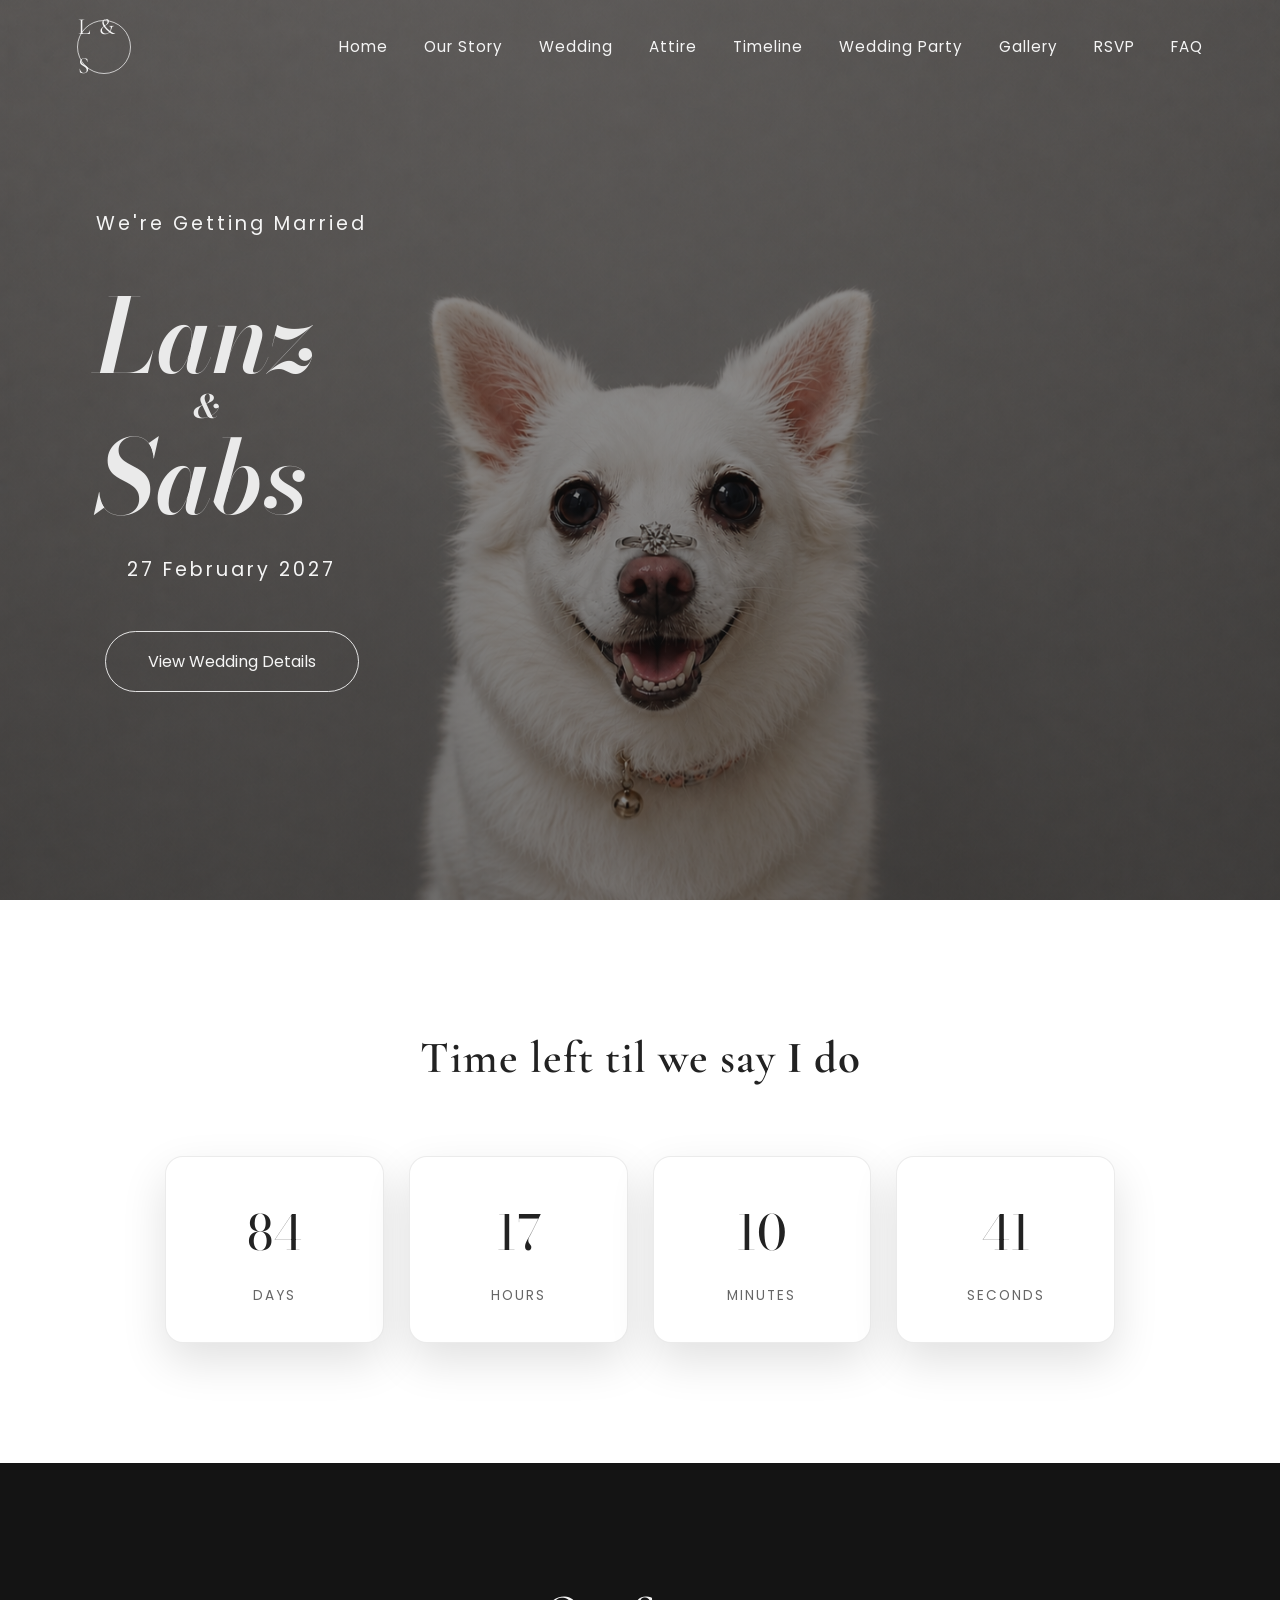
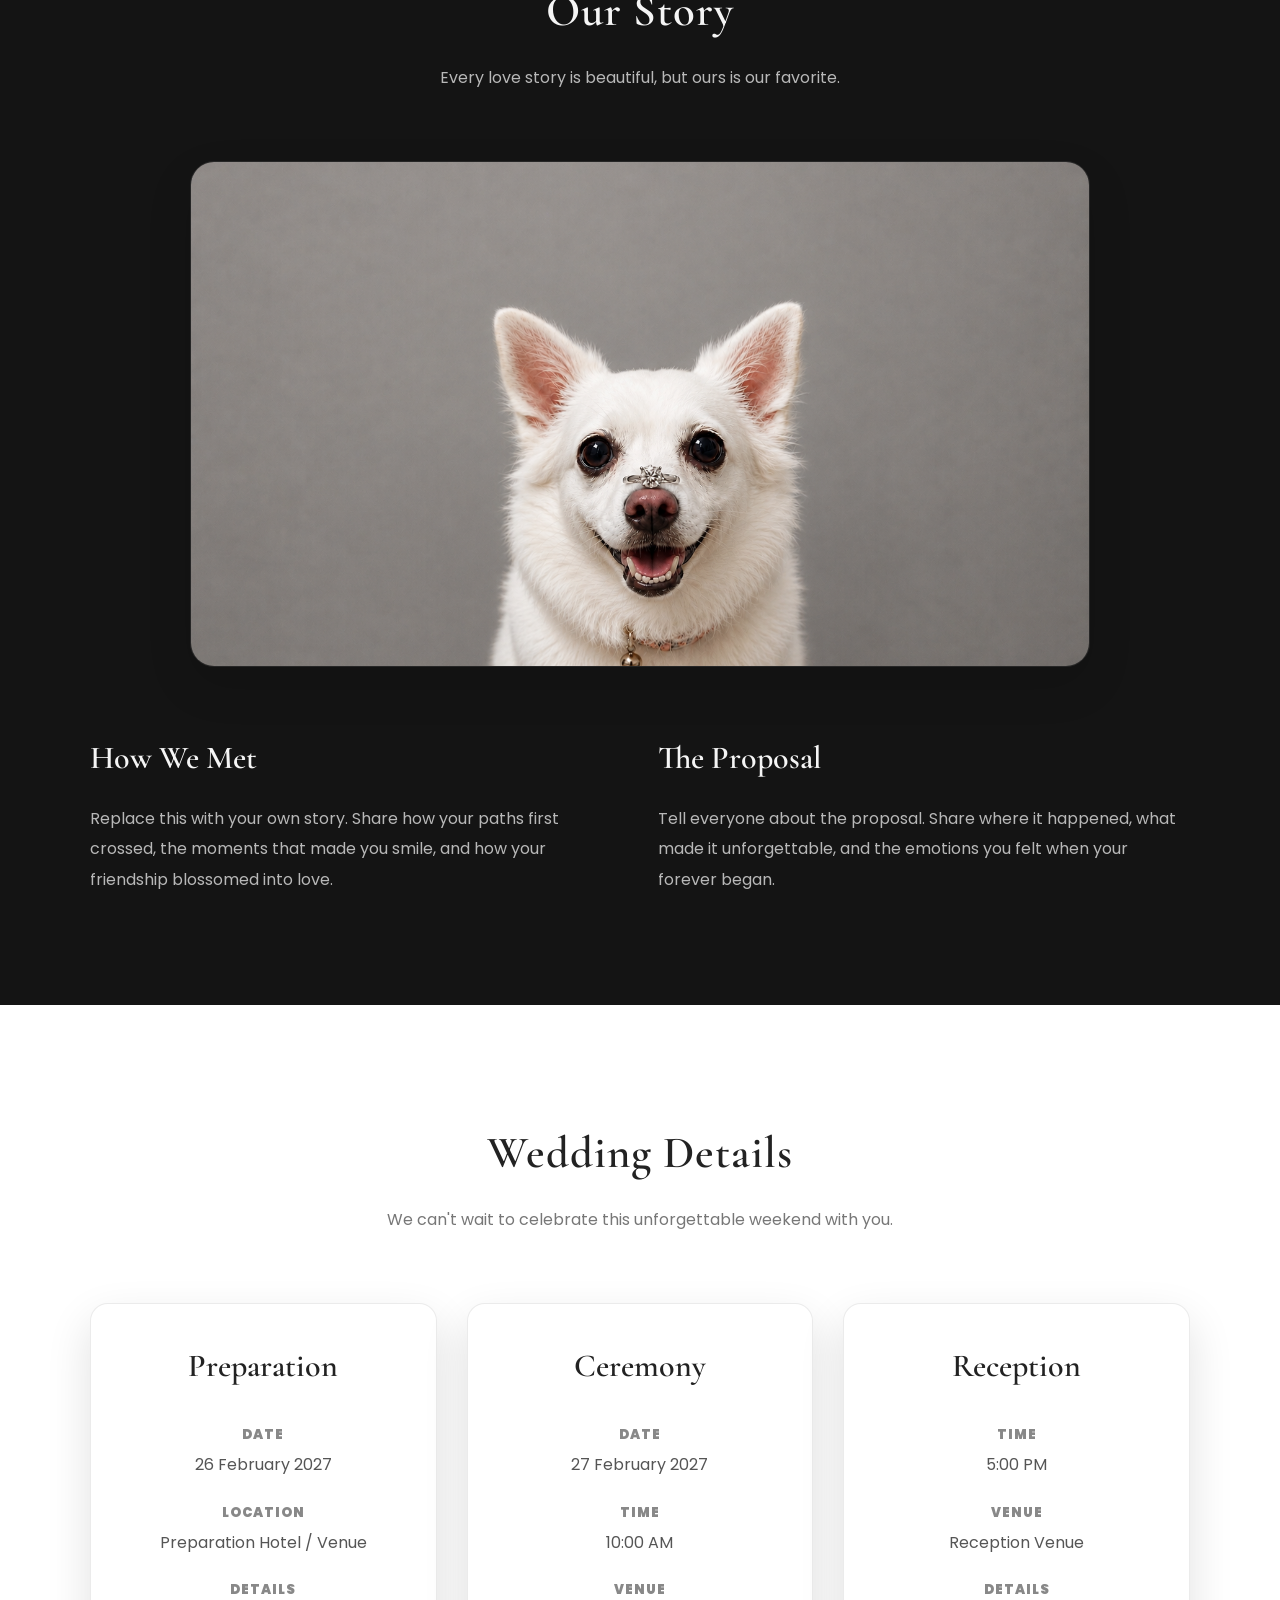
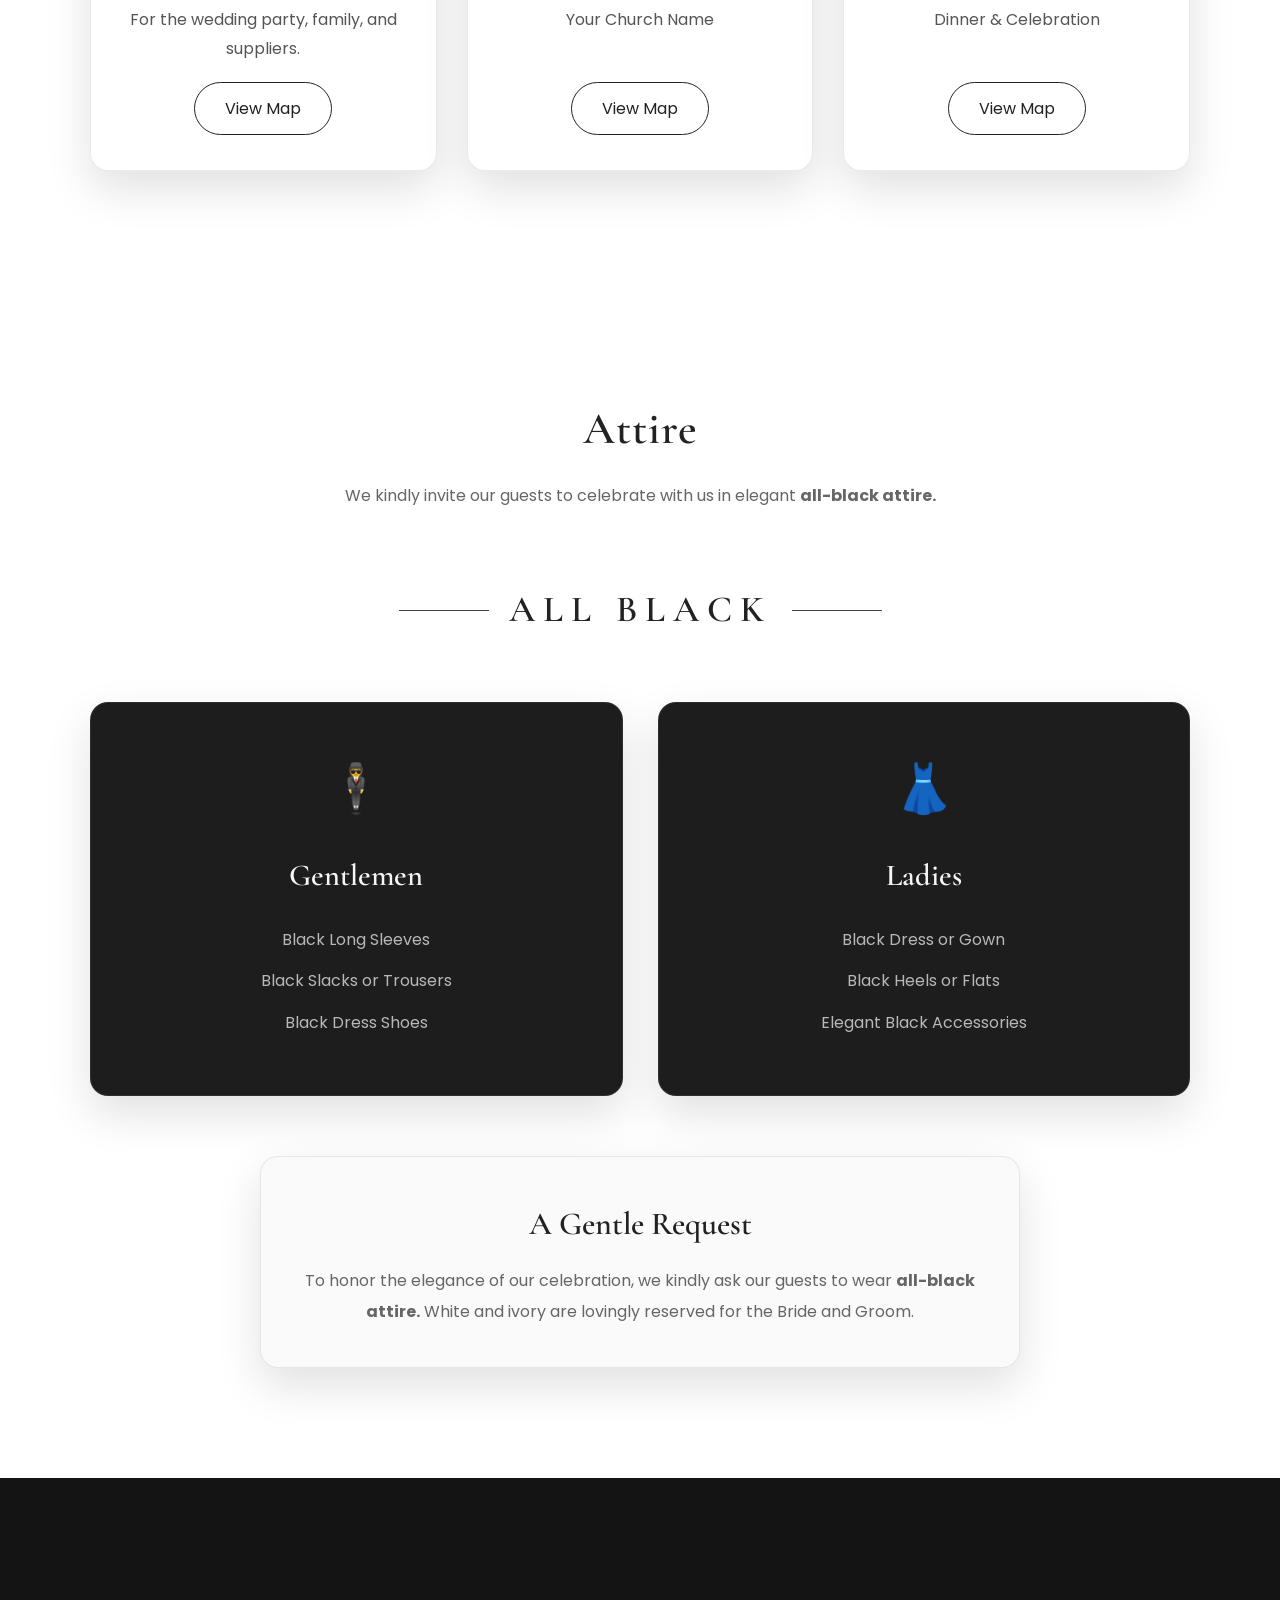
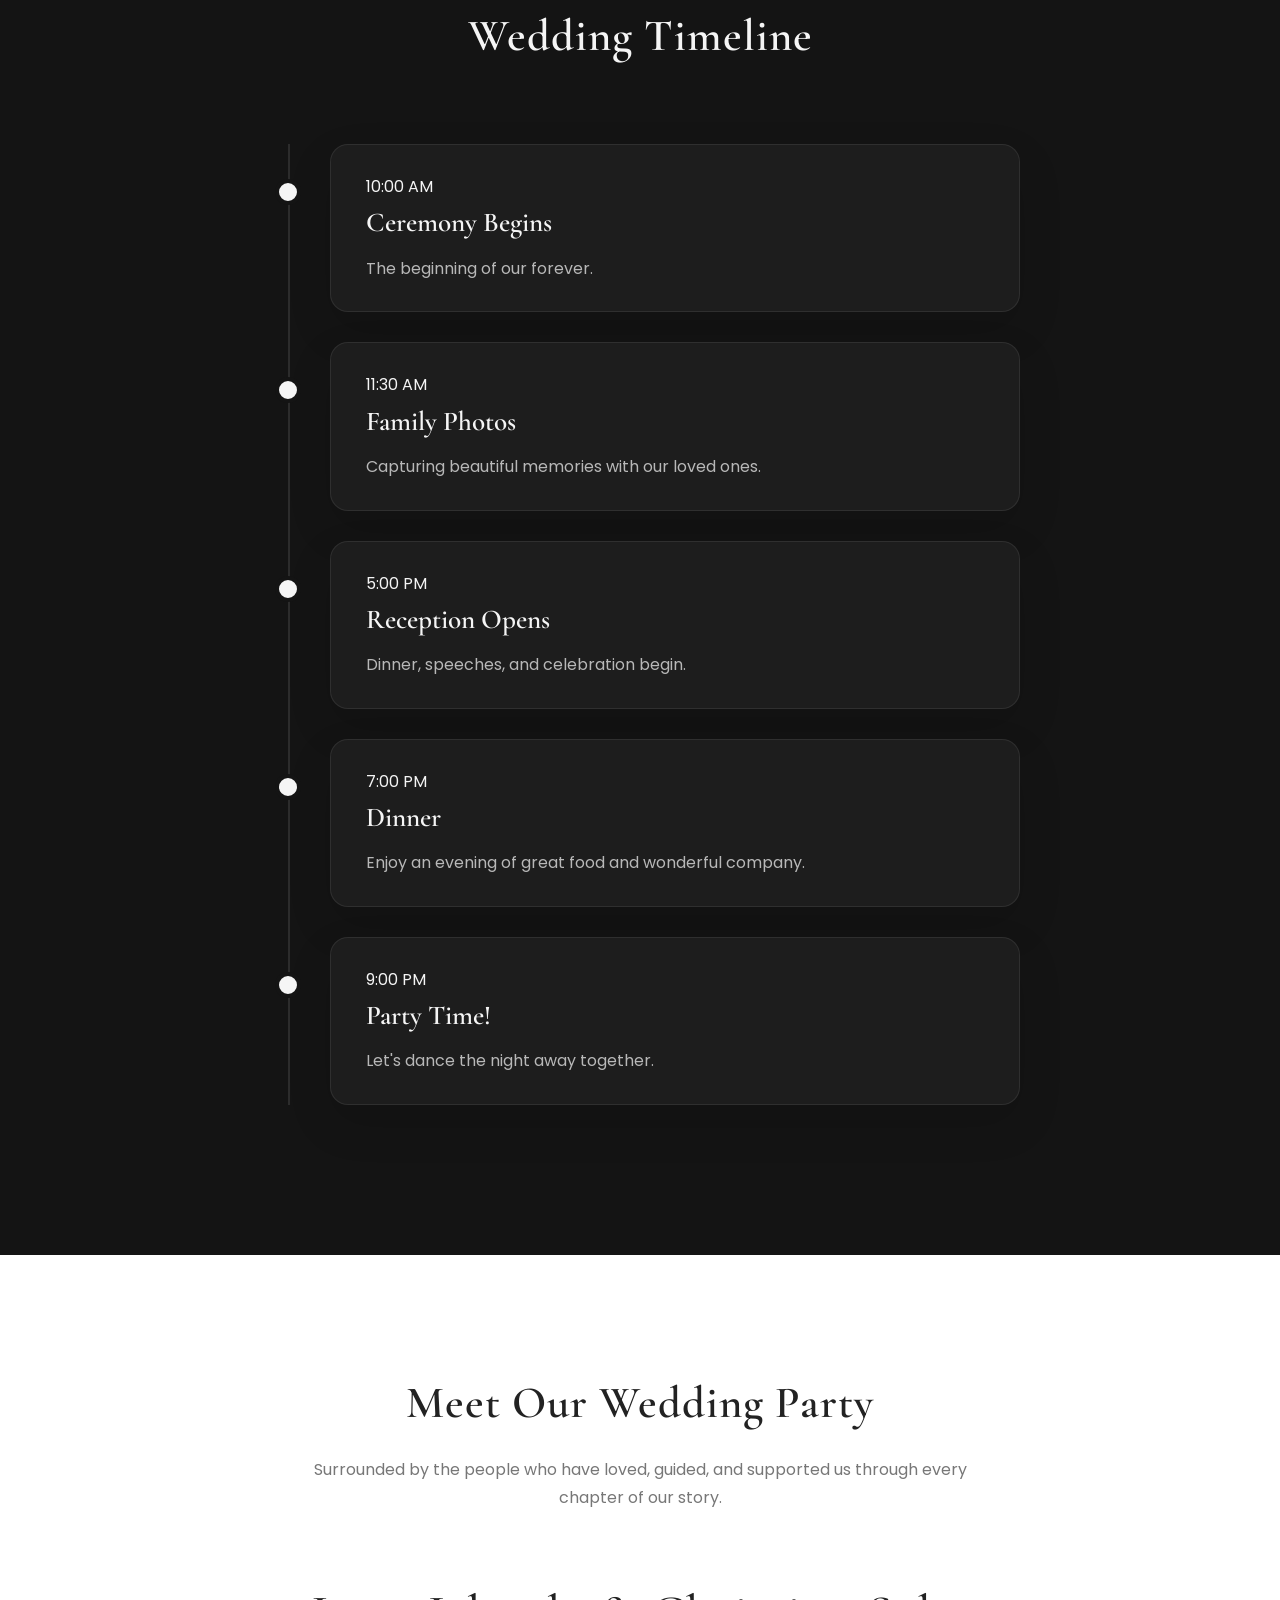
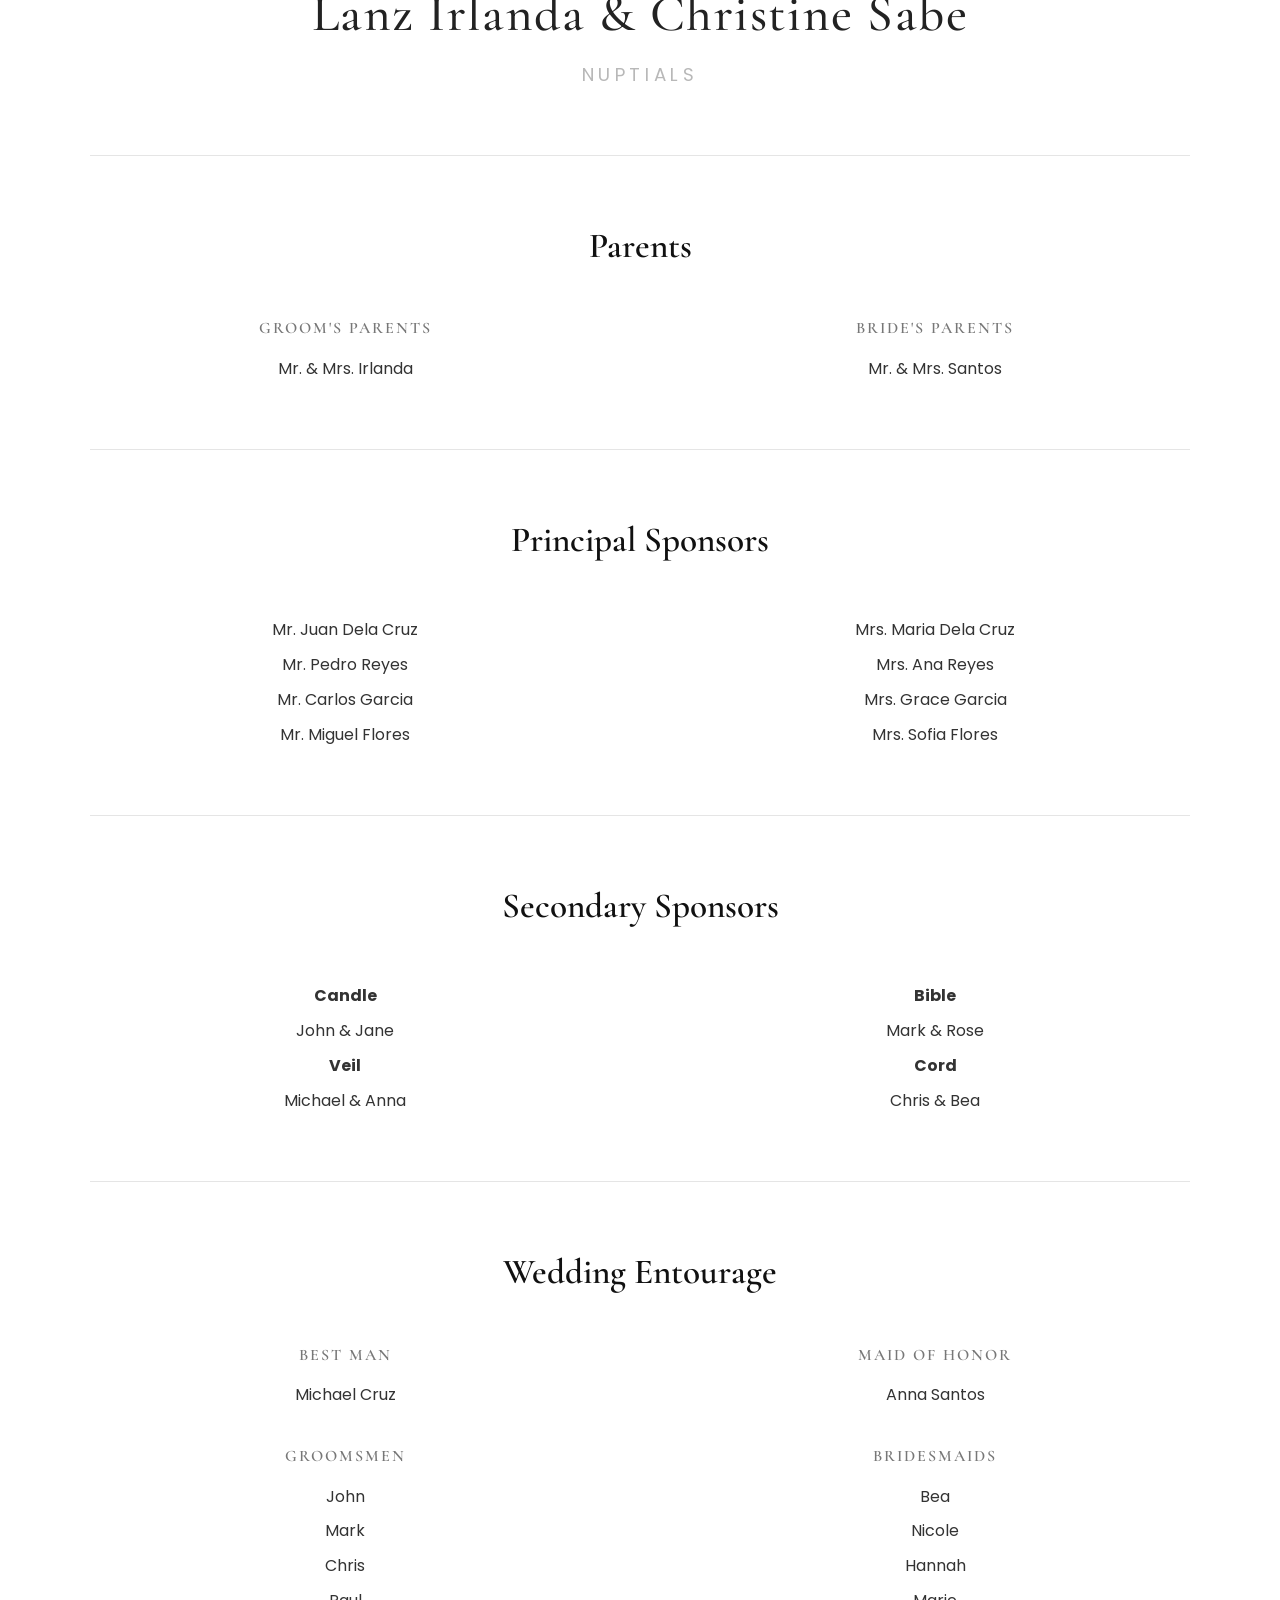
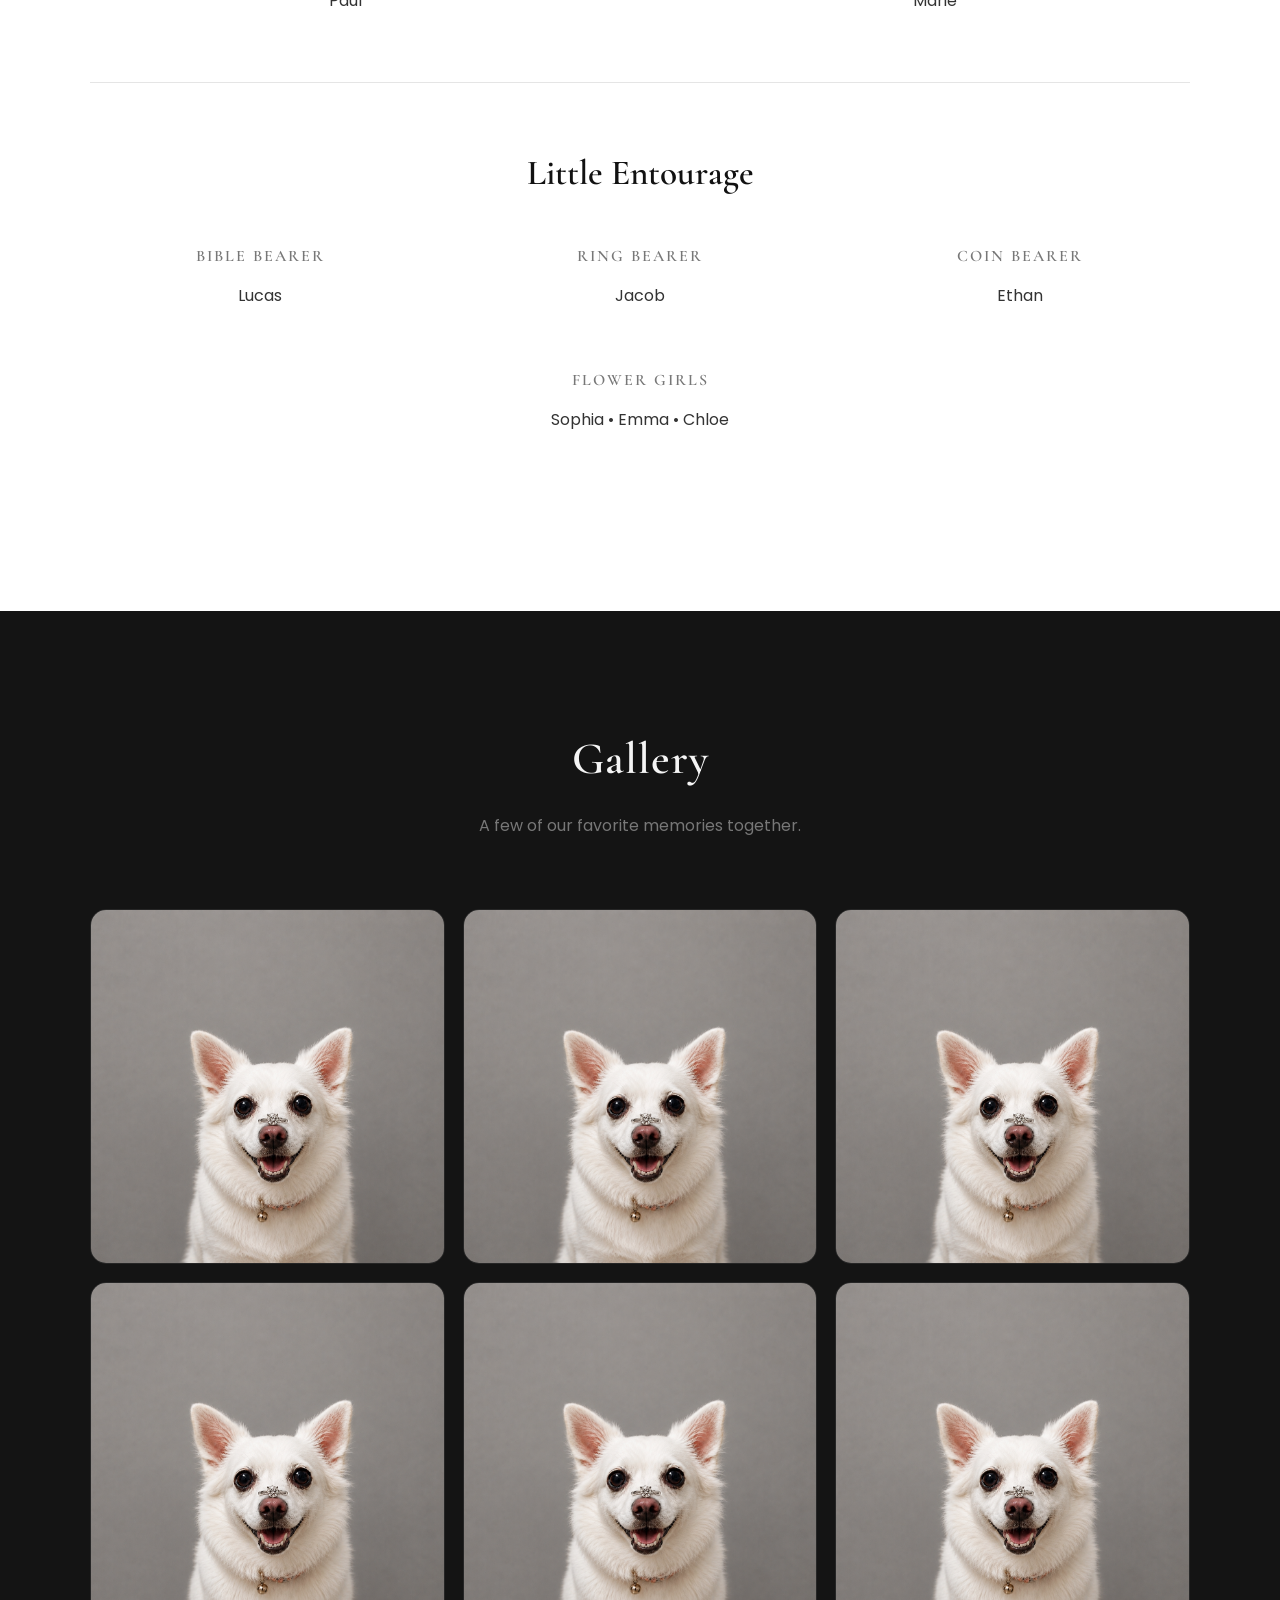
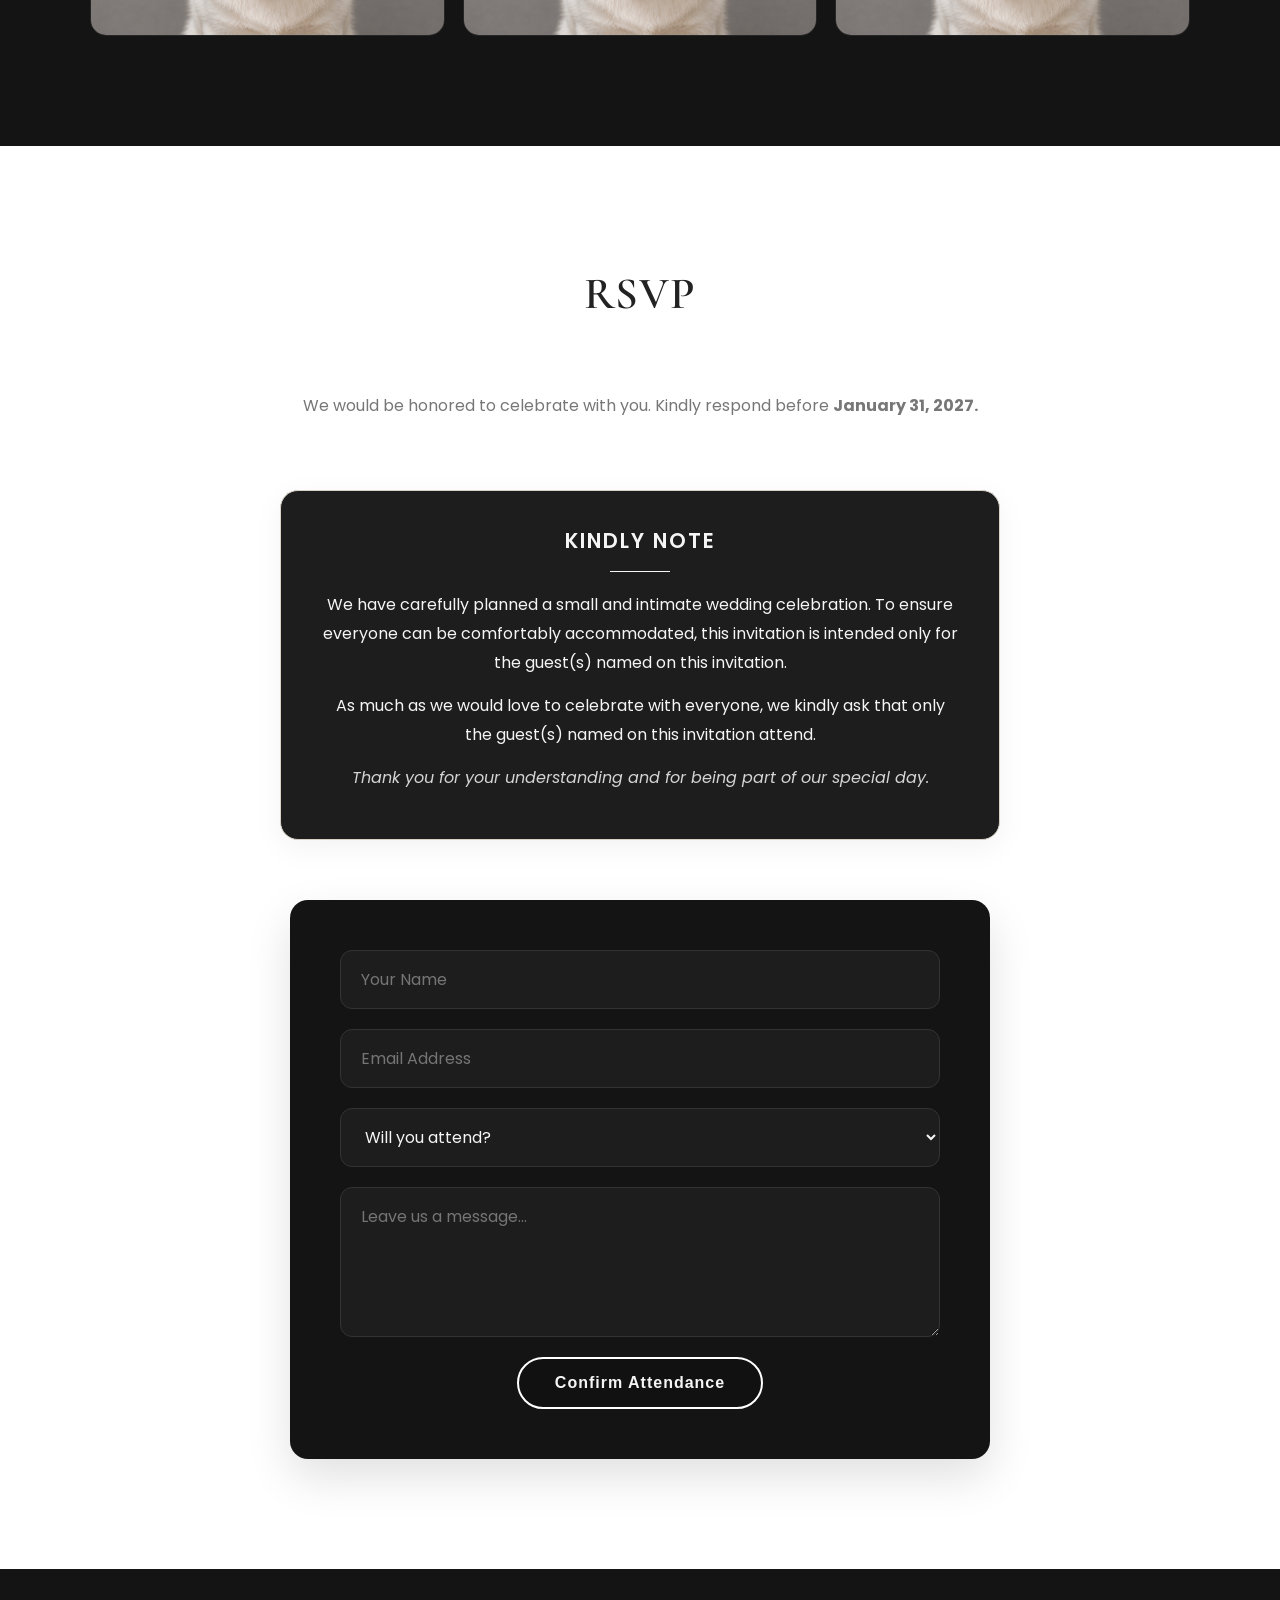
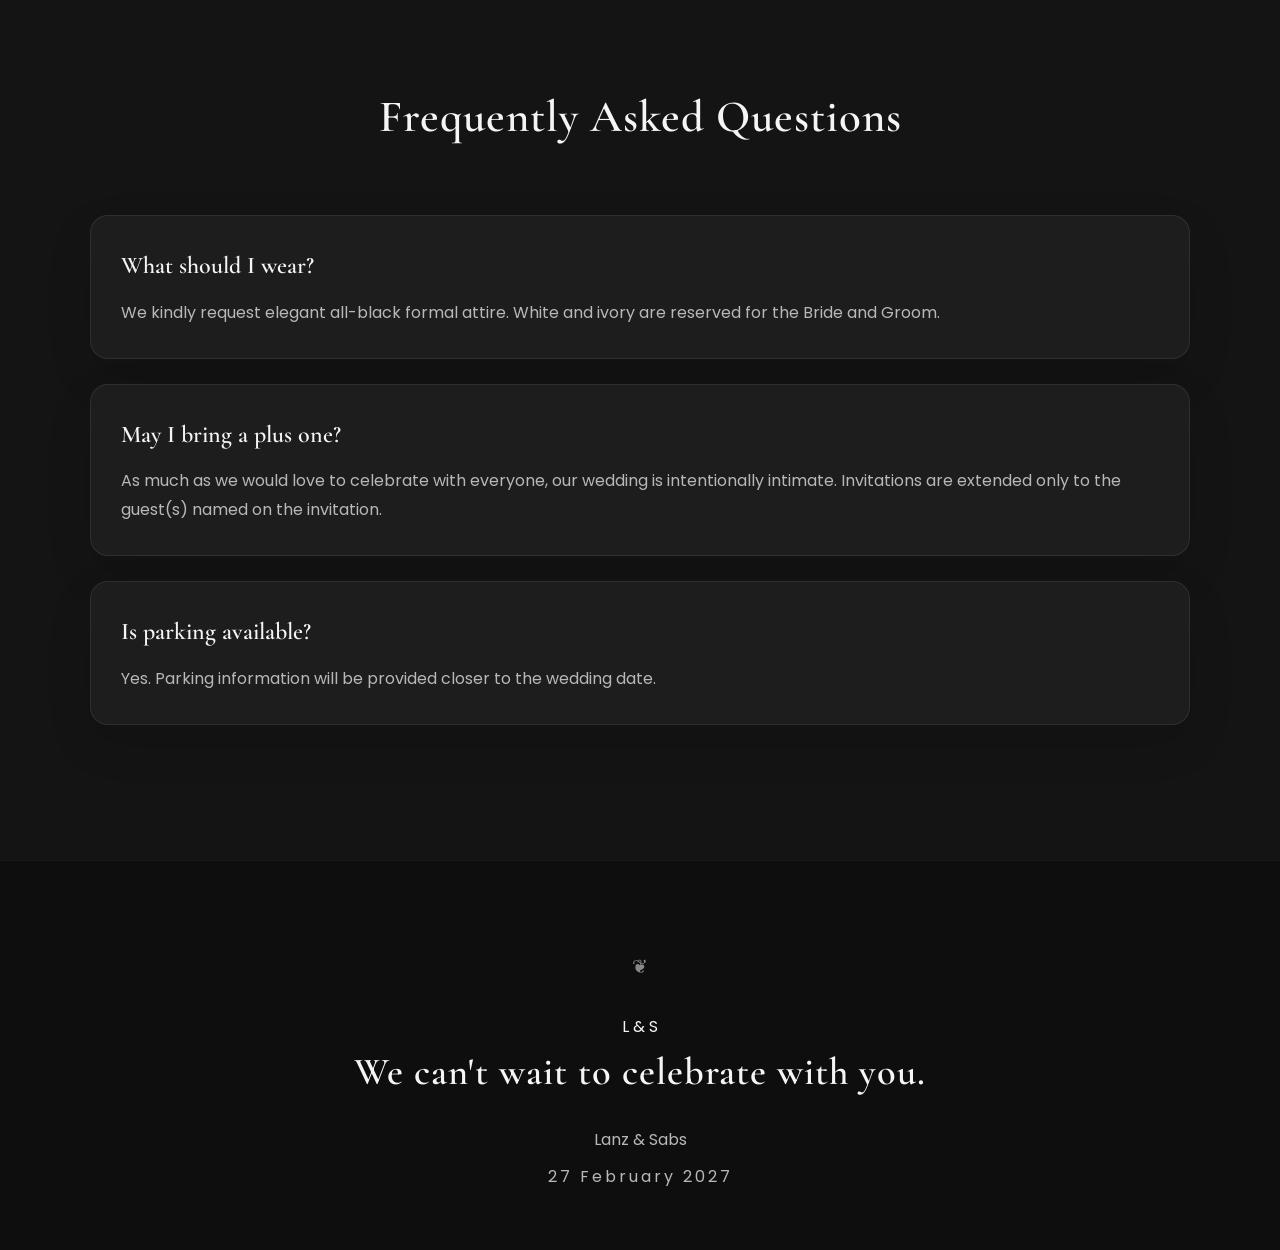
<file: backup/bu3/index.html>
<!doctype html>
<html lang="en">
  <head>
    <meta charset="UTF-8" />

    <meta name="viewport" content="width=device-width, initial-scale=1.0" />

    <title>Lanz & Sabs | 27 February 2027</title>

    <meta
      name="description"
      content="Join Lanz & Sabs as they celebrate their wedding on 27 February 2027."
    />

    <meta name="theme-color" content="#141414" />

    <link rel="preconnect" href="https://fonts.googleapis.com" />

    <link rel="preconnect" href="https://fonts.gstatic.com" crossorigin />

    <link
      href="https://fonts.googleapis.com/css2?family=Bodoni+Moda:wght@400;600;700&family=Cormorant+Garamond:wght@400;500;600;700&family=Poppins:wght@300;400;500;600&display=swap"
      rel="stylesheet"
    />

    <link rel="stylesheet" href="style.css" />
  </head>

  <body>
    <!-- ==========================================
     NAVIGATION
    ========================================== -->

    <header class="navbar">
      <a href="#home" class="logo" aria-label="Lanz and Sabs"> L & S </a>

      <nav>
        <ul class="nav-links">
          <li><a href="#home">Home</a></li>

          <li><a href="#story">Our Story</a></li>

          <li><a href="#details">Wedding</a></li>

          <li><a href="#attire">Attire</a></li>

          <li><a href="#timeline">Timeline</a></li>

          <li><a href="#party">Wedding Party</a></li>

          <li><a href="#gallery">Gallery</a></li>

          <li><a href="#rsvp">RSVP</a></li>

          <li><a href="#faq">FAQ</a></li>
        </ul>
      </nav>

      <button class="hamburger" aria-label="Open Navigation">
        <span></span>
        <span></span>
        <span></span>
      </button>
    </header>

    <!-- ==========================================
     HERO
    ========================================== -->

    <section id="home" class="hero">
      <div class="hero-overlay"></div>

      <div class="hero-content fade-up">
        <p class="hero-subtitle">We're Getting Married</p>

        <h1 class="hero-title">
          <span>Lanz</span>
          <span class="ampersand">&</span>
          <span>Sabs</span>
        </h1>

        <p class="hero-date">27 February 2027</p>

        <a href="#details" class="hero-btn"> View Wedding Details </a>
      </div>
    </section>

    <!-- ==========================================
     COUNTDOWN
    ========================================== -->

    <section id="countdown" class="countdown">
      <div class="container fade-up">
        <h2>Time left til we say <strong>I do</strong></h2>

        <div class="countdown-grid">
          <div class="time-card">
            <div id="days" class="count-number">000</div>

            <p>Days</p>
          </div>

          <div class="time-card">
            <div id="hours" class="count-number">00</div>

            <p>Hours</p>
          </div>

          <div class="time-card">
            <div id="minutes" class="count-number">00</div>

            <p>Minutes</p>
          </div>

          <div class="time-card">
            <div id="seconds" class="count-number">00</div>

            <p>Seconds</p>
          </div>
        </div>
      </div>
    </section>

    <!-- ==========================================
     OUR STORY
    ========================================== -->

    <section id="story" class="story">
      <div class="container fade-up">
        <h2>Our Story</h2>

        <p class="section-intro">
          Every love story is beautiful, but ours is our favorite.
        </p>

        <div class="story-photo">
          <img src="images/hero.png" alt="Lanz and Sabs" />
        </div>

        <div class="story-content">
          <article class="story-card">
            <h3>How We Met</h3>

            <p>
              Replace this with your own story. Share how your paths first
              crossed, the moments that made you smile, and how your friendship
              blossomed into love.
            </p>
          </article>

          <article class="story-card">
            <h3>The Proposal</h3>

            <p>
              Tell everyone about the proposal. Share where it happened, what
              made it unforgettable, and the emotions you felt when your forever
              began.
            </p>
          </article>
        </div>
      </div>
    </section>

    <!-- ==========================================
     WEDDING DETAILS
    ========================================== -->

    <section id="details" class="details">
      <div class="container fade-up">
        <h2>Wedding Details</h2>

        <p class="section-intro">
          We can't wait to celebrate this unforgettable weekend with you.
        </p>

        <div class="details-grid">
          <!-- Preparation -->

          <article class="card">
            <h3>Preparation</h3>

            <div class="card-content">
              <div class="detail-item">
                <span>Date</span>

                <p>26 February 2027</p>
              </div>

              <div class="detail-item">
                <span>Location</span>

                <p>Preparation Hotel / Venue</p>
              </div>

              <div class="detail-item">
                <span>Details</span>

                <p>For the wedding party, family, and suppliers.</p>
              </div>
            </div>

            <a href="#"> View Map </a>
          </article>

          <!-- Ceremony -->

          <article class="card">
            <h3>Ceremony</h3>

            <div class="card-content">
              <div class="detail-item">
                <span>Date</span>

                <p>27 February 2027</p>
              </div>

              <div class="detail-item">
                <span>Time</span>

                <p>10:00 AM</p>
              </div>

              <div class="detail-item">
                <span>Venue</span>

                <p>Your Church Name</p>
              </div>
            </div>

            <a href="#"> View Map </a>
          </article>

          <!-- Reception -->

          <article class="card">
            <h3>Reception</h3>

            <div class="card-content">
              <div class="detail-item">
                <span>Time</span>

                <p>5:00 PM</p>
              </div>

              <div class="detail-item">
                <span>Venue</span>

                <p>Reception Venue</p>
              </div>

              <div class="detail-item">
                <span>Details</span>

                <p>Dinner & Celebration</p>
              </div>
            </div>

            <a href="#"> View Map </a>
          </article>
        </div>
      </div>
    </section>

    <!-- ==========================================
     ATTIRE
    ========================================== -->

    <section id="attire" class="attire">
      <div class="container fade-up">
        <h2>Attire</h2>

        <p class="section-intro">
          We kindly invite our guests to celebrate with us in elegant
          <strong>all-black attire.</strong>
        </p>

        <div class="attire-title">
          <span class="line"></span>

          <h3>ALL BLACK</h3>

          <span class="line"></span>
        </div>

        <div class="attire-grid">
          <article class="attire-card">
            <div class="attire-icon">🕴</div>

            <h3>Gentlemen</h3>

            <ul>
              <li>Black Long Sleeves</li>

              <li>Black Slacks or Trousers</li>

              <li>Black Dress Shoes</li>
            </ul>
          </article>

          <article class="attire-card">
            <div class="attire-icon">👗</div>

            <h3>Ladies</h3>

            <ul>
              <li>Black Dress or Gown</li>

              <li>Black Heels or Flats</li>

              <li>Elegant Black Accessories</li>
            </ul>
          </article>
        </div>

        <div class="attire-note">
          <h4>A Gentle Request</h4>

          <p>
            To honor the elegance of our celebration, we kindly ask our guests
            to wear
            <strong>all-black attire.</strong>

            White and ivory are lovingly reserved for the Bride and Groom.
          </p>
        </div>
      </div>
    </section>

    <!-- ==========================================
     TIMELINE
    ========================================== -->

    <section id="timeline" class="timeline">
      <div class="container fade-up">
        <h2>Wedding Timeline</h2>

        <div class="timeline-list">
          <article class="timeline-item">
            <div class="timeline-time">10:00 AM</div>

            <div class="timeline-content">
              <h4>Ceremony Begins</h4>

              <p>The beginning of our forever.</p>
            </div>
          </article>

          <article class="timeline-item">
            <div class="timeline-time">11:30 AM</div>

            <div class="timeline-content">
              <h4>Family Photos</h4>

              <p>Capturing beautiful memories with our loved ones.</p>
            </div>
          </article>

          <article class="timeline-item">
            <div class="timeline-time">5:00 PM</div>

            <div class="timeline-content">
              <h4>Reception Opens</h4>

              <p>Dinner, speeches, and celebration begin.</p>
            </div>
          </article>

          <article class="timeline-item">
            <div class="timeline-time">7:00 PM</div>

            <div class="timeline-content">
              <h4>Dinner</h4>

              <p>Enjoy an evening of great food and wonderful company.</p>
            </div>
          </article>

          <article class="timeline-item">
            <div class="timeline-time">9:00 PM</div>

            <div class="timeline-content">
              <h4>Party Time!</h4>

              <p>Let's dance the night away together.</p>
            </div>
          </article>
        </div>
      </div>
    </section>

    <!-- ==========================================
     WEDDING PARTY
    ========================================== -->

    <section id="party" class="wedding-party">
      <div class="container">
        <h2>Meet Our Wedding Party</h2>

        <p class="section-intro">
          Surrounded by the people who have loved, guided, and supported us
          through every chapter of our story.
        </p>

        <!-- Bride & Groom -->

        <div class="couple-header">
          <h2>Lanz Irlanda &amp; Christine Sabe</h2>
          <p>Nuptials</p>
        </div>

        <!-- Parents -->

        <div class="party-section">
          <h3>Parents</h3>

          <div class="two-column">
            <div>
              <h4>Groom's Parents</h4>
              <p>Mr. & Mrs. Irlanda</p>
            </div>
            <div>
              <h4>Bride's Parents</h4>
              <p>Mr. & Mrs. Santos</p>
            </div>
          </div>
        </div>

        <!-- Principal Sponsors -->

        <div class="party-section">
          <h3>Principal Sponsors</h3>

          <div class="two-column">
            <div>
              <p>Mr. Juan Dela Cruz</p>

              <p>Mr. Pedro Reyes</p>

              <p>Mr. Carlos Garcia</p>

              <p>Mr. Miguel Flores</p>
            </div>
            <div>
              <p>Mrs. Maria Dela Cruz</p>

              <p>Mrs. Ana Reyes</p>

              <p>Mrs. Grace Garcia</p>

              <p>Mrs. Sofia Flores</p>
            </div>
          </div>
        </div>

        <!-- Secondary Sponsors -->

        <div class="party-section">
          <h3>Secondary Sponsors</h3>

          <div class="two-column">
            <div>
              <p><strong>Candle</strong></p>
              <p>John & Jane</p>

              <p><strong>Veil</strong></p>
              <p>Michael & Anna</p>
            </div>

            <div>
              <p><strong>Bible</strong></p>
              <p>Mark & Rose</p>

              <p><strong>Cord</strong></p>
              <p>Chris & Bea</p>
            </div>
          </div>
        </div>

        <!-- Entourage -->

        <div class="party-section">
          <h3>Wedding Entourage</h3>

          <div class="two-column">
            <div>
              <h4>Best Man</h4>
              <p>Michael Cruz</p>

              <br />

              <h4>Groomsmen</h4>

              <p>John</p>
              <p>Mark</p>
              <p>Chris</p>
              <p>Paul</p>
            </div>
            <div>
              <h4>Maid of Honor</h4>
              <p>Anna Santos</p>

              <br />

              <h4>Bridesmaids</h4>

              <p>Bea</p>
              <p>Nicole</p>
              <p>Hannah</p>
              <p>Marie</p>
            </div>
          </div>
        </div>

        <!-- Bearers -->

        <div class="party-section">
          <h3>Little Entourage</h3>

          <div class="three-column">
            <div>
              <h4>Bible Bearer</h4>

              <p>Lucas</p>
            </div>

            <div>
              <h4>Ring Bearer</h4>

              <p>Jacob</p>
            </div>

            <div>
              <h4>Coin Bearer</h4>

              <p>Ethan</p>
            </div>
          </div>

          <div class="flower-girls">
            <h4>Flower Girls</h4>

            <p>Sophia • Emma • Chloe</p>
          </div>
        </div>
      </div>
    </section>

    <!-- ==========================================
     GALLERY
    ========================================== -->

    <section id="gallery" class="gallery">
      <div class="container fade-up">
        <h2>Gallery</h2>

        <p class="section-intro">A few of our favorite memories together.</p>

        <div class="gallery-grid">
          <div class="gallery-item">
            <img src="images/hero.png" alt="Lanz and Sabs" />
          </div>

          <div class="gallery-item">
            <img src="images/hero.png" alt="Lanz and Sabs" />
          </div>

          <div class="gallery-item">
            <img src="images/hero.png" alt="Lanz and Sabs" />
          </div>

          <div class="gallery-item">
            <img src="images/hero.png" alt="Lanz and Sabs" />
          </div>

          <div class="gallery-item">
            <img src="images/hero.png" alt="Lanz and Sabs" />
          </div>

          <div class="gallery-item">
            <img src="images/hero.png" alt="Lanz and Sabs" />
          </div>
        </div>
      </div>
    </section>

    <!-- ==========================================
     RSVP
    ========================================== -->

    <section id="rsvp" class="rsvp">
      <div class="container fade-up">
        <h2>RSVP</h2>

        <p class="section-intro">
          We would be honored to celebrate with you. Kindly respond before
          <strong>January 31, 2027.</strong>
        </p>

        <div class="rsvp-reminder fade-up">
          <h3>Kindly Note</h3>

          <p>
            We have carefully planned a small and intimate wedding celebration.
            To ensure everyone can be comfortably accommodated, this invitation
            is intended only for the guest(s) named on this invitation.
          </p>

          <p>
            As much as we would love to celebrate with everyone, we kindly ask
            that only the guest(s) named on this invitation attend.
          </p>

          <p class="rsvp-reminder-footer">
            Thank you for your understanding and for being part of our special
            day.
          </p>
        </div>

        <form id="rsvp-form">
          <input type="text" id="name" placeholder="Your Name" required />

          <input type="email" id="email" placeholder="Email Address" />

          <select id="attendance">
            <option value="">Will you attend?</option>

            <option>Yes, I'll be there!</option>

            <option>Sorry, I can't make it.</option>
          </select>

          <textarea id="message" placeholder="Leave us a message..."></textarea>

          <button type="submit">Confirm Attendance</button>
        </form>
      </div>
    </section>

    <!-- ==========================================
     FAQ
    ========================================== -->

    <section id="faq" class="faq">
      <div class="container fade-up">
        <h2>Frequently Asked Questions</h2>

        <div class="faq-item">
          <h3>What should I wear?</h3>

          <p>
            We kindly request elegant all-black formal attire. White and ivory
            are reserved for the Bride and Groom.
          </p>
        </div>

        <div class="faq-item">
          <h3>May I bring a plus one?</h3>

          <p>
            As much as we would love to celebrate with everyone, our wedding is
            intentionally intimate. Invitations are extended only to the
            guest(s) named on the invitation.
          </p>
        </div>

        <div class="faq-item">
          <h3>Is parking available?</h3>

          <p>
            Yes. Parking information will be provided closer to the wedding
            date.
          </p>
        </div>
      </div>
    </section>

    <!-- ==========================================
     FOOTER
    ========================================== -->

    <footer>
      <div class="footer-monogram">L & S</div>

      <h2>We can't wait to celebrate with you.</h2>

      <p>Lanz & Sabs</p>

      <p>27 February 2027</p>
    </footer>

    <script src="script.js"></script>
  </body>
</html>
</file>
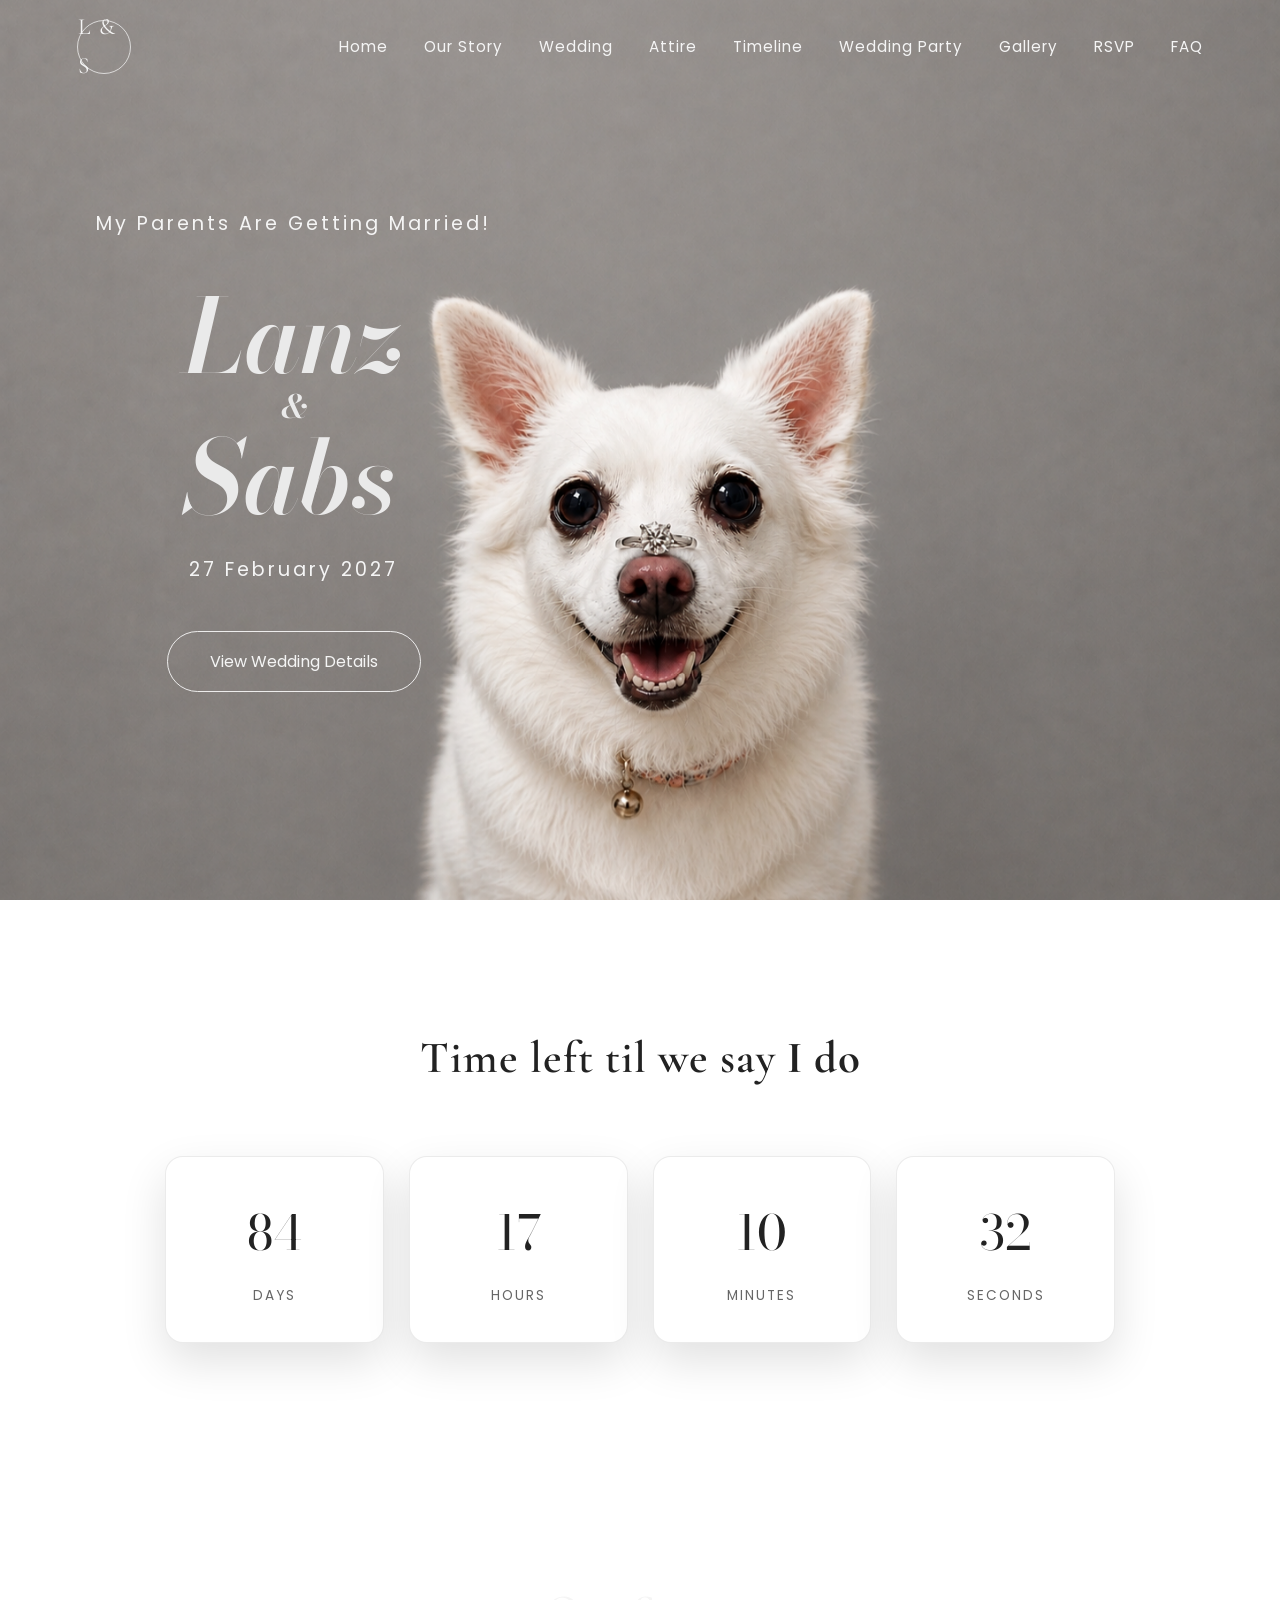
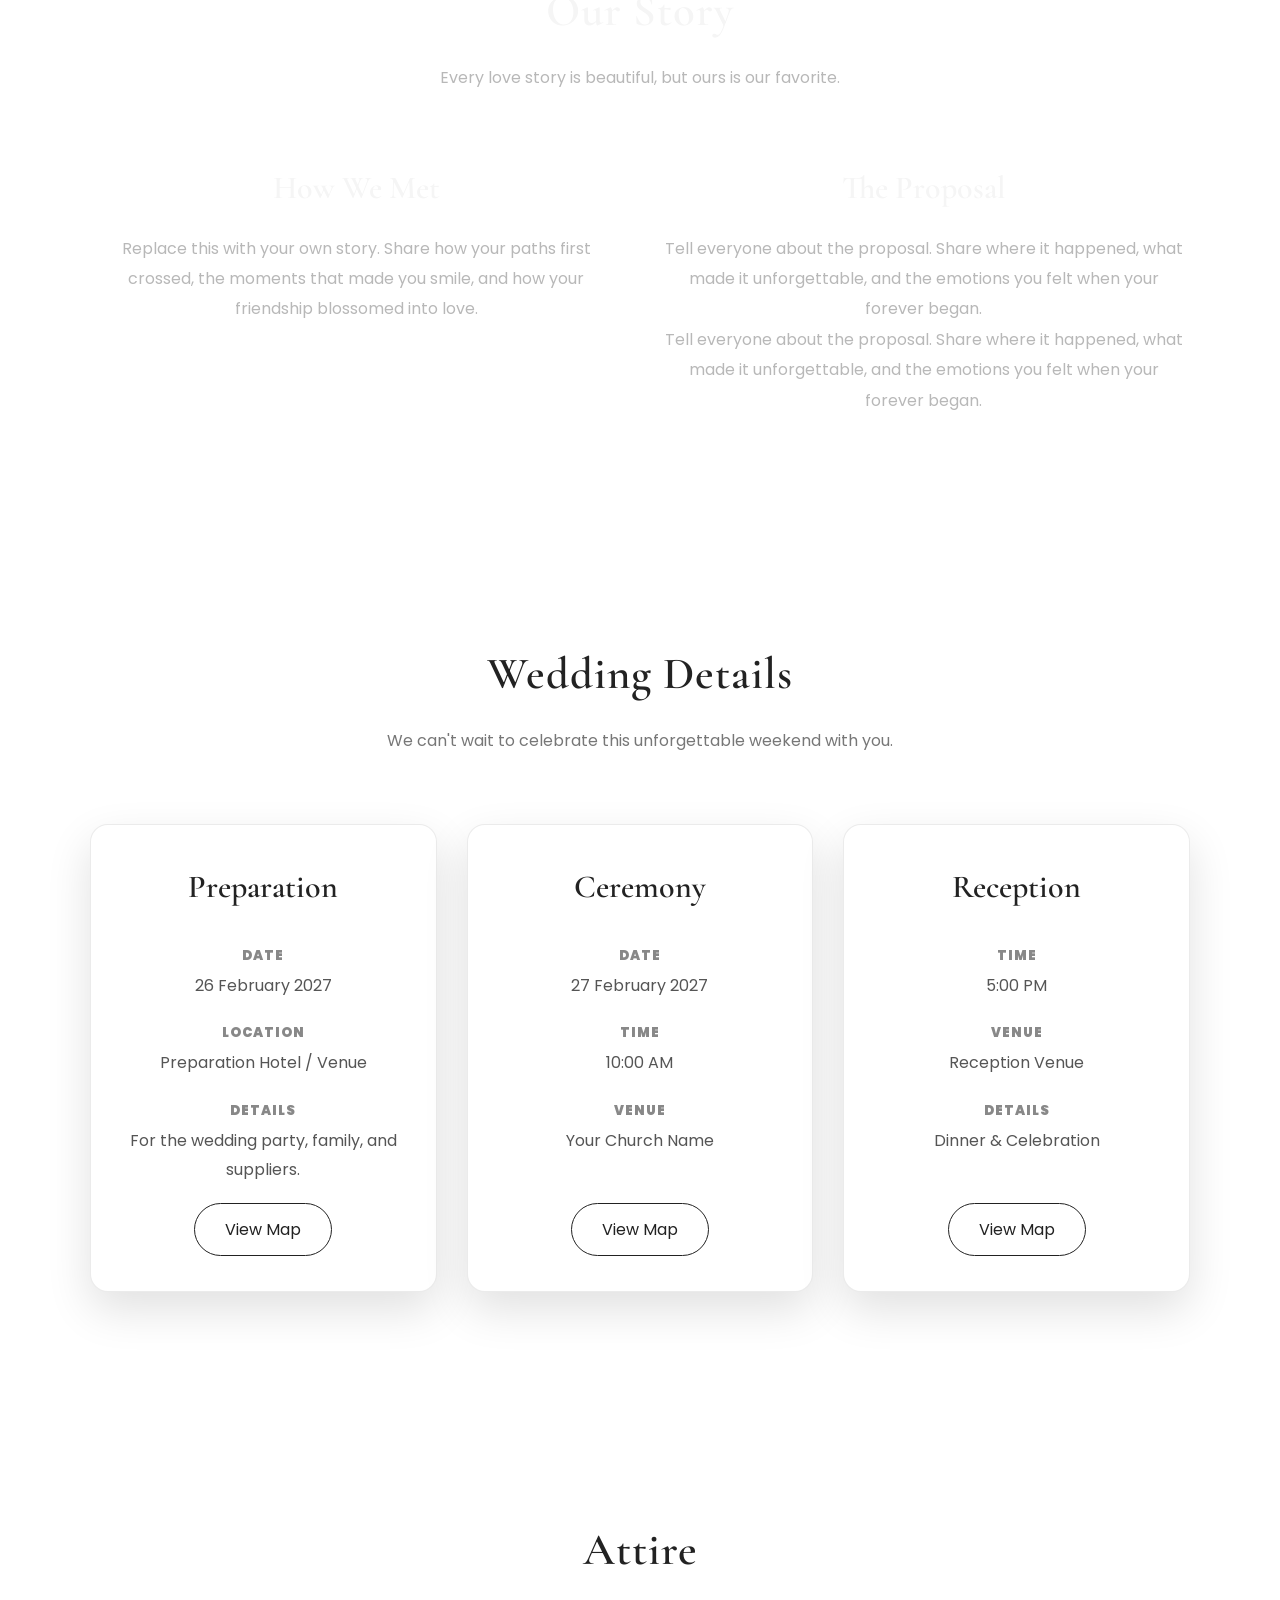
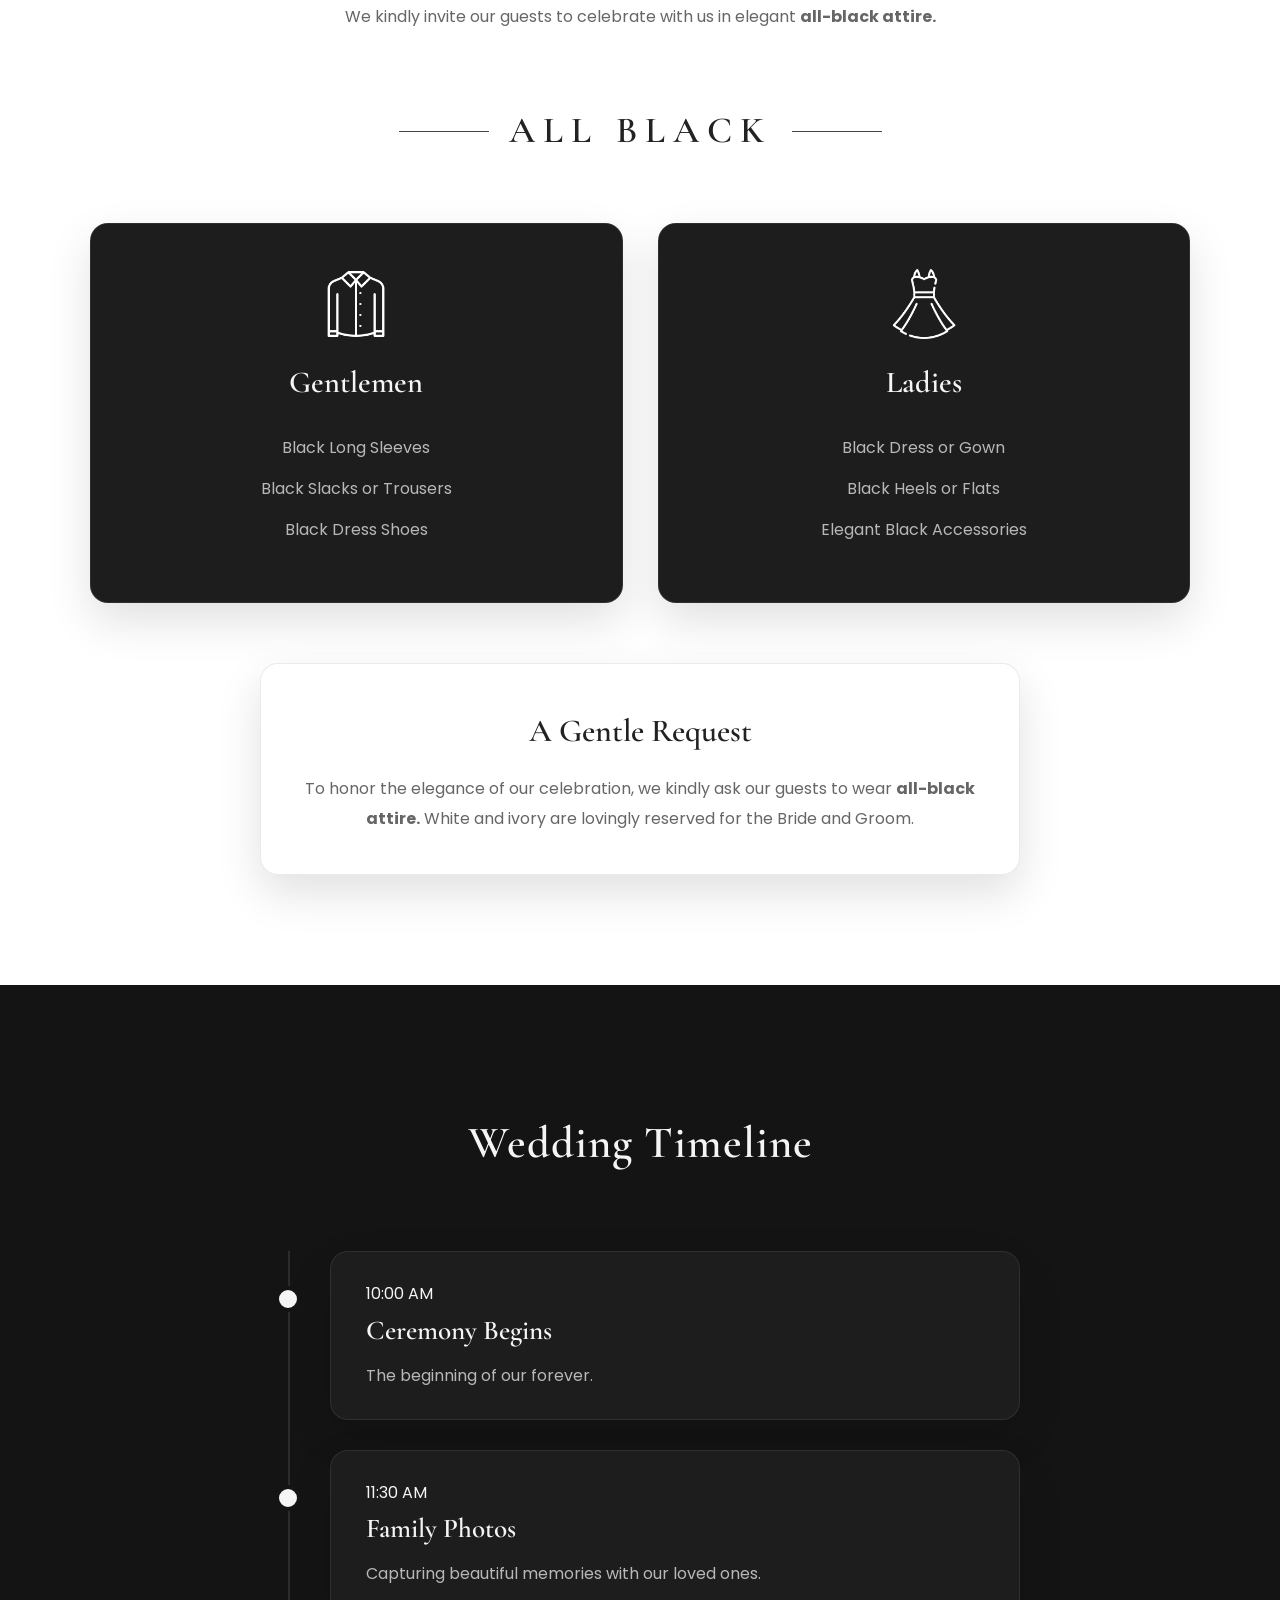
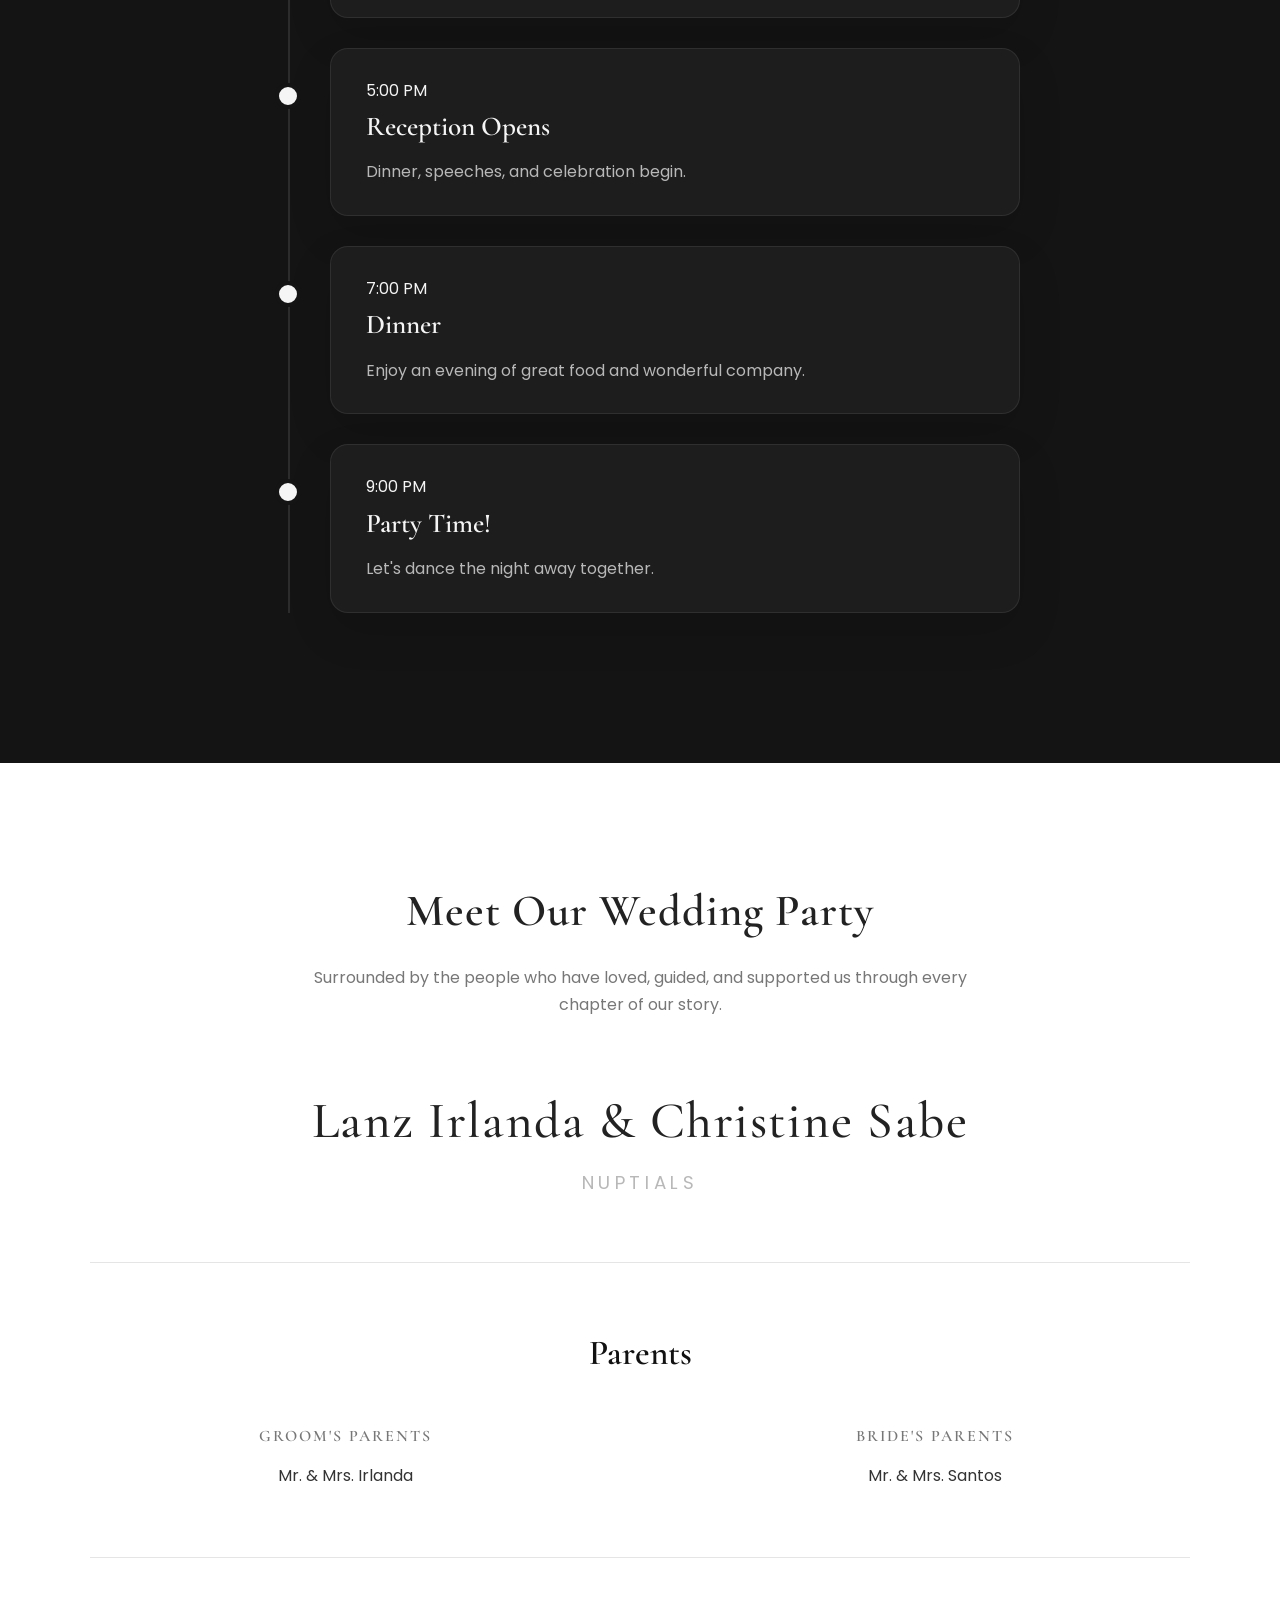
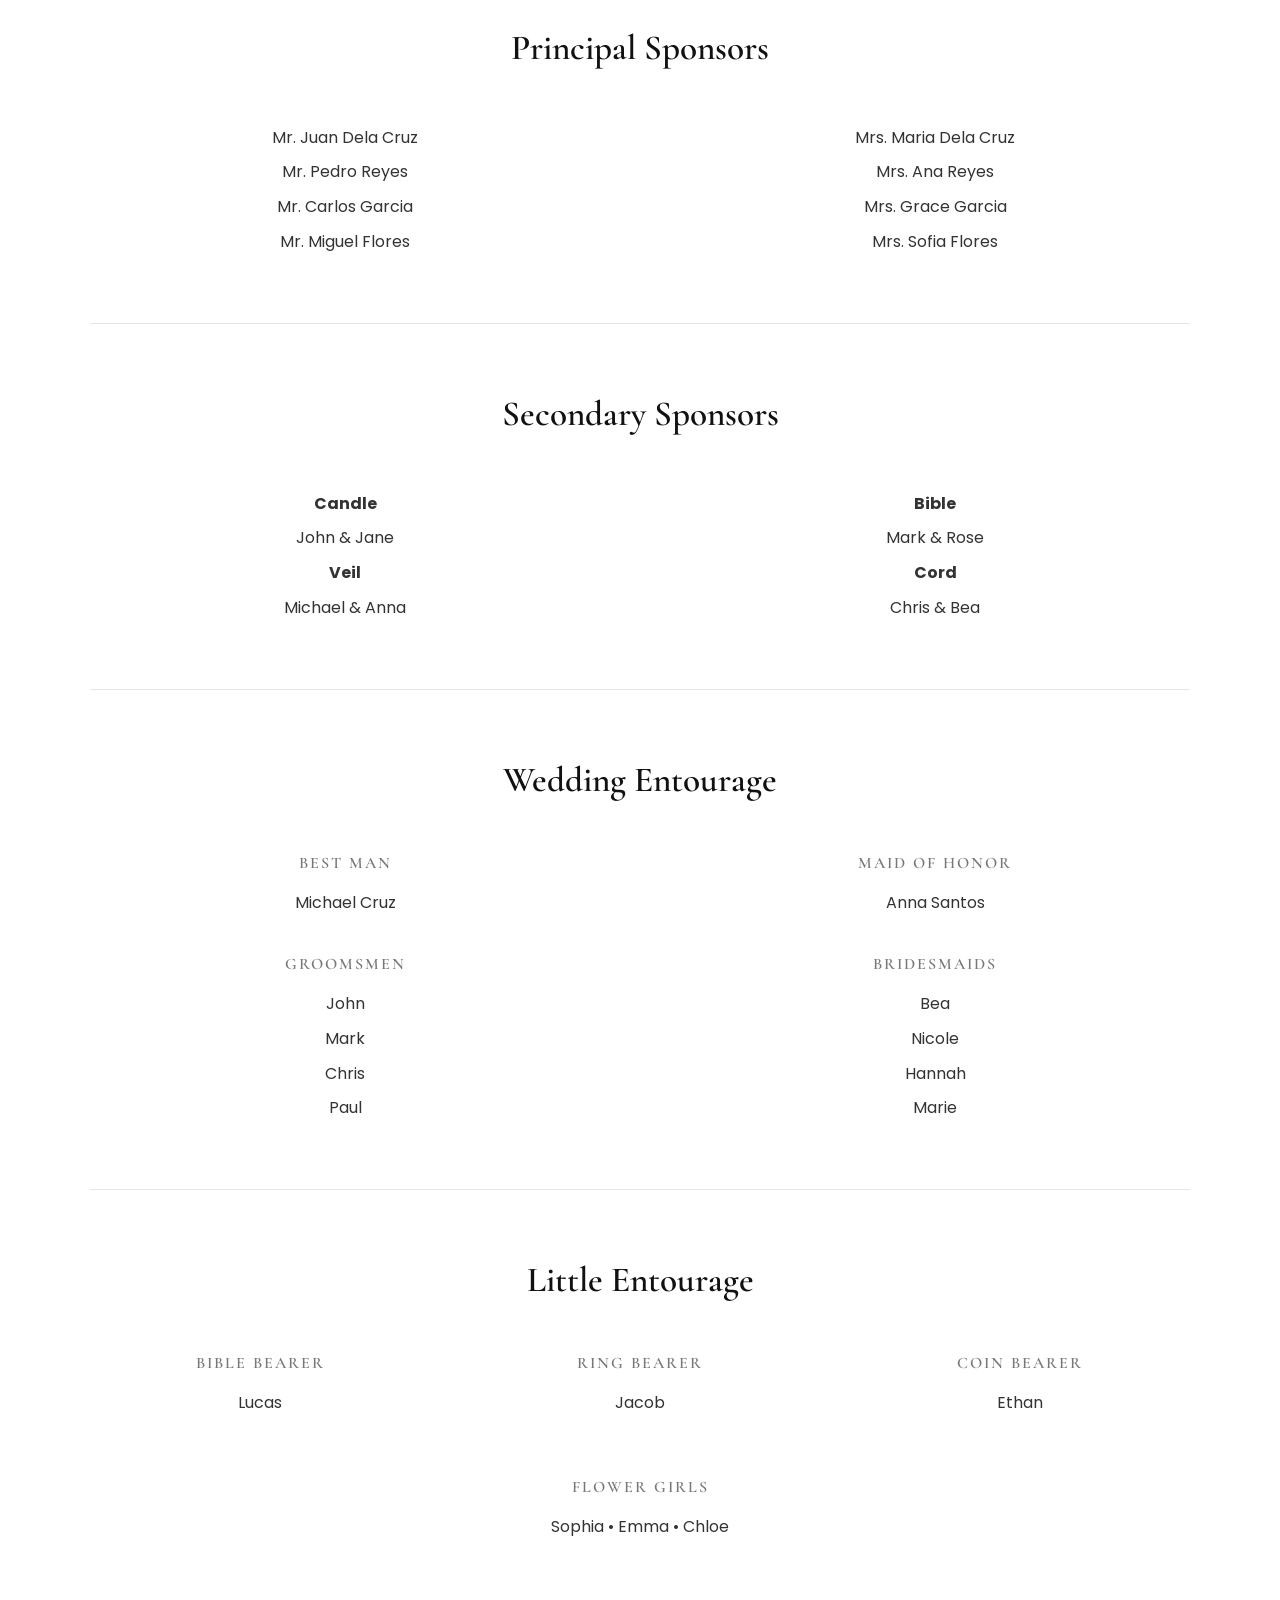
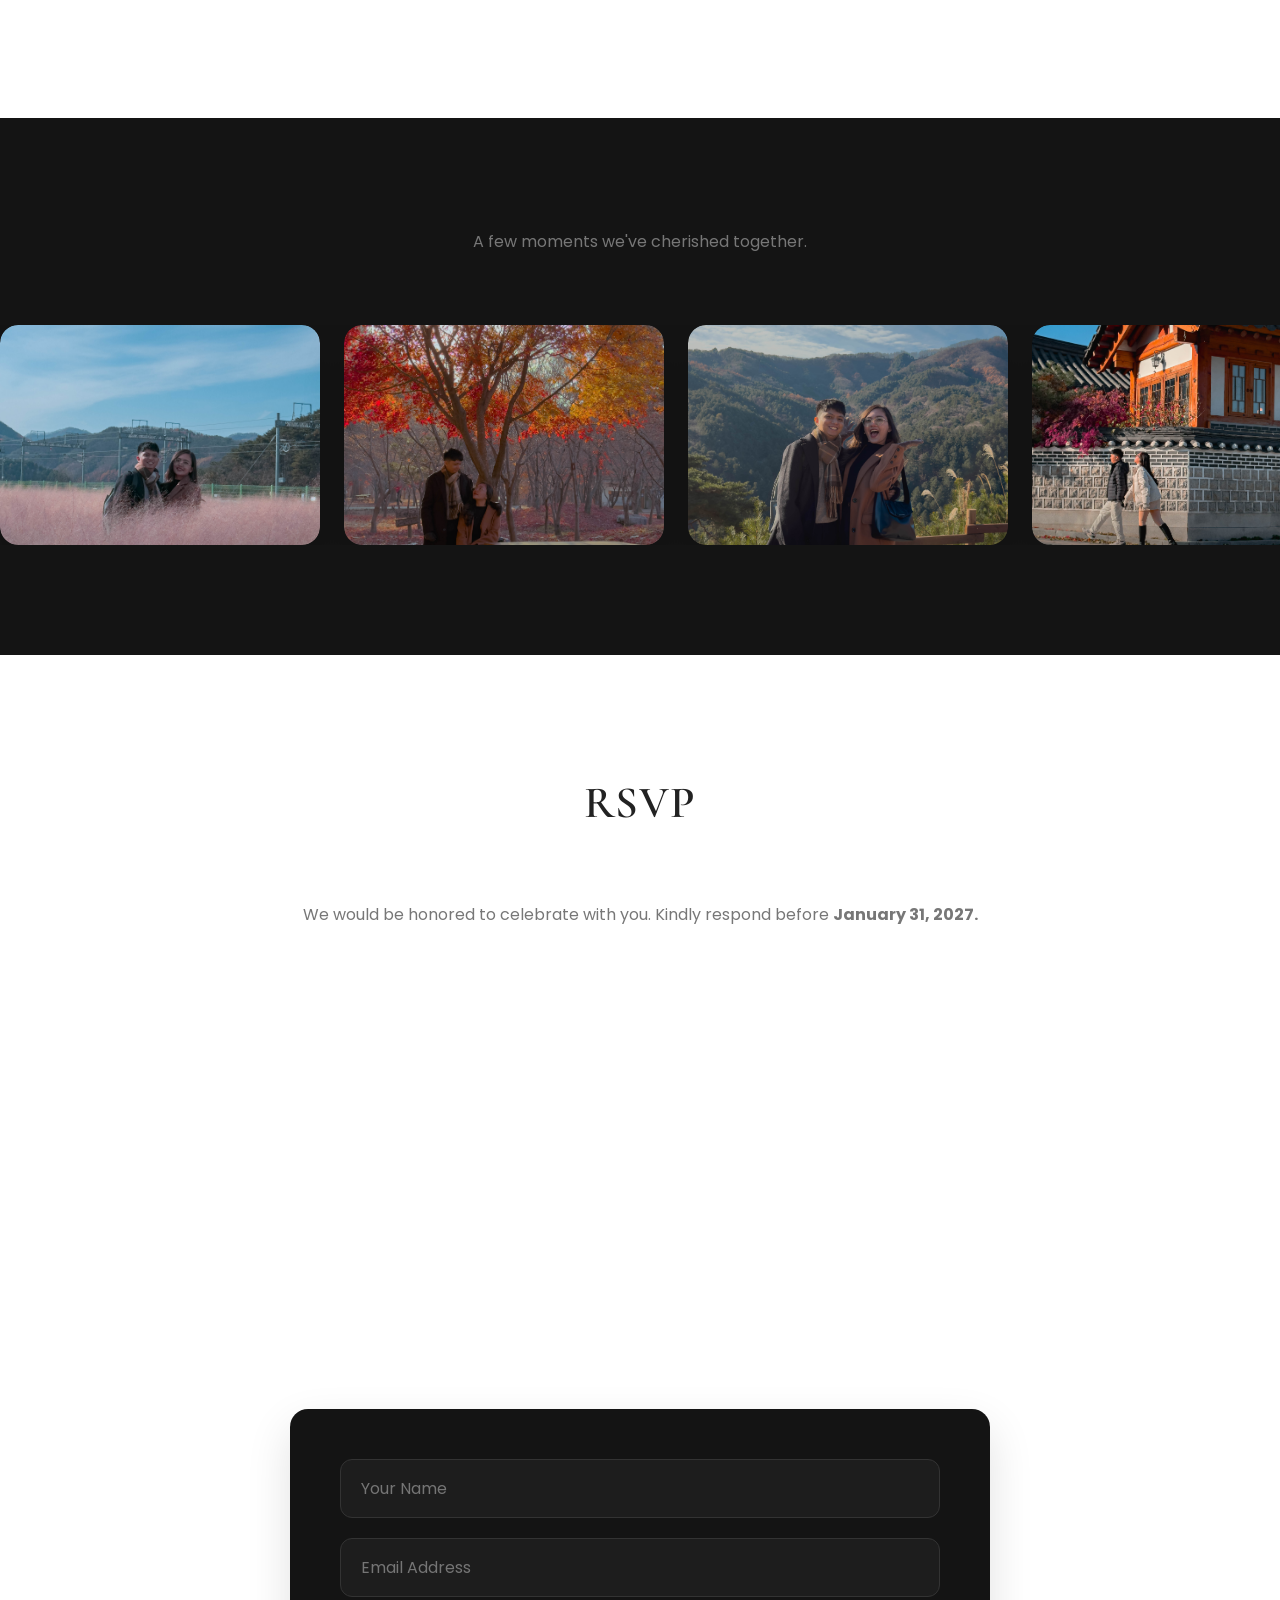
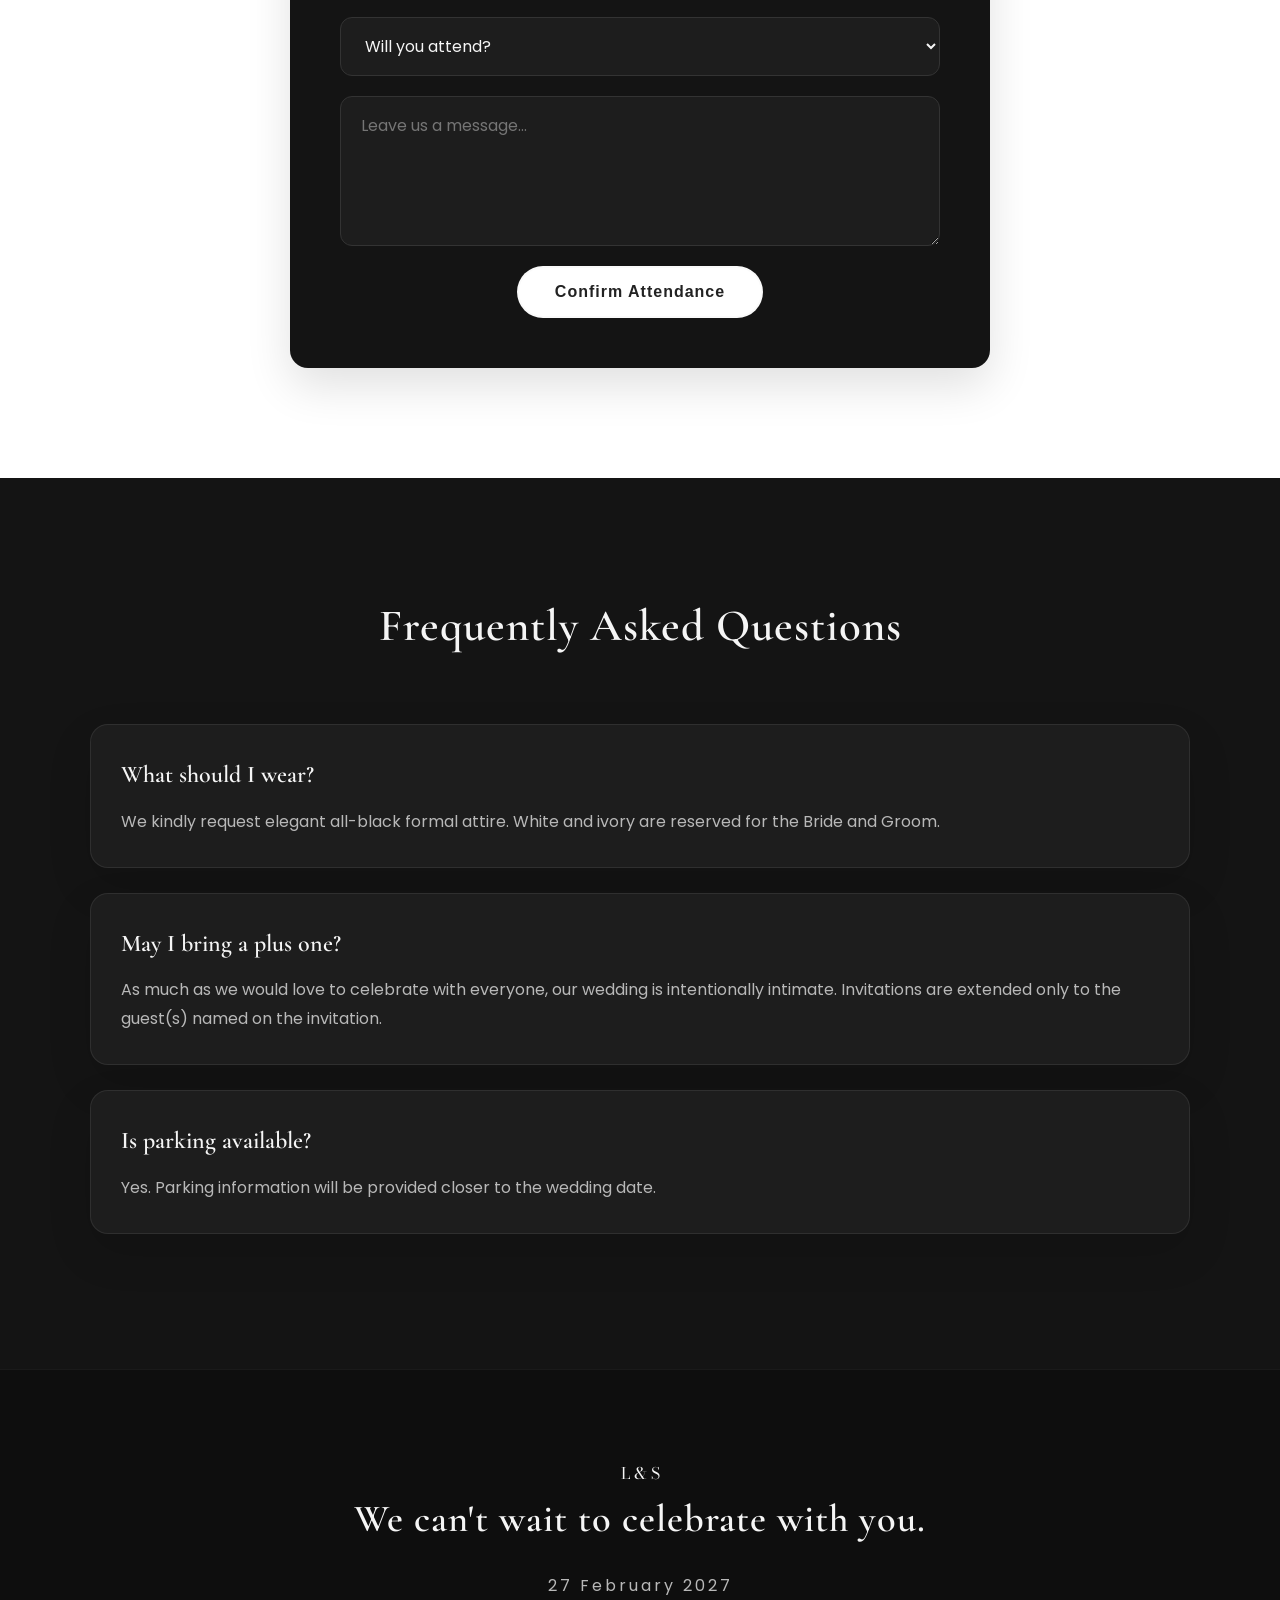
<file: backup/bu4/index.html>
<!doctype html>
<html lang="en">
  <head>
    <meta charset="UTF-8" />

    <meta name="viewport" content="width=device-width, initial-scale=1.0" />

    <title>Lanz & Sabs | 27 February 2027</title>

    <meta
      name="description"
      content="Join Lanz & Sabs as they celebrate their wedding on 27 February 2027."
    />

    <meta name="theme-color" content="#141414" />

    <link rel="preconnect" href="https://fonts.googleapis.com" />

    <link rel="preconnect" href="https://fonts.gstatic.com" crossorigin />

    <link
      href="https://fonts.googleapis.com/css2?family=Bodoni+Moda:wght@400;600;700&family=Cormorant+Garamond:wght@400;500;600;700&family=Poppins:wght@300;400;500;600&display=swap"
      rel="stylesheet"
    />

    <link rel="stylesheet" href="style.css" />
  </head>

  <body>
    <!-- ==========================================
     NAVIGATION
    ========================================== -->

    <header class="navbar">
      <a href="#home" class="logo" aria-label="Lanz and Sabs"> L & S </a>

      <nav>
        <ul class="nav-links">
          <li><a href="#home">Home</a></li>

          <li><a href="#story">Our Story</a></li>

          <li><a href="#details">Wedding</a></li>

          <li><a href="#attire">Attire</a></li>

          <li><a href="#timeline">Timeline</a></li>

          <li><a href="#party">Wedding Party</a></li>

          <li><a href="#gallery">Gallery</a></li>

          <li><a href="#rsvp">RSVP</a></li>

          <li><a href="#faq">FAQ</a></li>
        </ul>
      </nav>

      <button class="hamburger" aria-label="Open Navigation">
        <span></span>
        <span></span>
        <span></span>
      </button>
    </header>

    <!-- ==========================================
     HERO
    ========================================== -->

    <section id="home" class="hero">
      <div class="hero-content fade-up">
        <p class="hero-subtitle">My Parents Are Getting Married!</p>

        <h1 class="hero-title">
          <span>Lanz</span>
          <span class="ampersand">&</span>
          <span>Sabs</span>
        </h1>

        <p class="hero-date">27 February 2027</p>

        <a href="#details" class="hero-btn"> View Wedding Details </a>
      </div>
    </section>

    <!-- ==========================================
     COUNTDOWN
    ========================================== -->

    <section id="countdown" class="countdown">
      <div class="container fade-up">
        <h2>Time left til we say <strong>I do</strong></h2>

        <div class="countdown-grid">
          <div class="time-card">
            <div id="days" class="count-number">000</div>

            <p>Days</p>
          </div>

          <div class="time-card">
            <div id="hours" class="count-number">00</div>

            <p>Hours</p>
          </div>

          <div class="time-card">
            <div id="minutes" class="count-number">00</div>

            <p>Minutes</p>
          </div>

          <div class="time-card">
            <div id="seconds" class="count-number">00</div>

            <p>Seconds</p>
          </div>
        </div>
      </div>
    </section>

    <!-- ==========================================
     OUR STORY
    ========================================== -->

    <section id="story" class="story">
      <div class="container fade-up">
        <h2>Our Story</h2>

        <p class="section-intro">
          Every love story is beautiful, but ours is our favorite.
        </p>

        <div class="story-content">
          <article class="story-card">
            <h3>How We Met</h3>

            <p>
              Replace this with your own story. Share how your paths first
              crossed, the moments that made you smile, and how your friendship
              blossomed into love.
            </p>
          </article>

          <article class="story-card">
            <h3>The Proposal</h3>

            <p>
              Tell everyone about the proposal. Share where it happened, what
              made it unforgettable, and the emotions you felt when your forever
              began.
            </p>

            <p>
              Tell everyone about the proposal. Share where it happened, what
              made it unforgettable, and the emotions you felt when your forever
              began.
            </p>
          </article>
        </div>
      </div>
    </section>

    <!-- ==========================================
     WEDDING DETAILS
    ========================================== -->

    <section id="details" class="details">
      <div class="container fade-up">
        <h2>Wedding Details</h2>

        <p class="section-intro">
          We can't wait to celebrate this unforgettable weekend with you.
        </p>

        <div class="details-grid">
          <!-- Preparation -->

          <article class="card">
            <h3>Preparation</h3>

            <div class="card-content">
              <div class="detail-item">
                <span>Date</span>

                <p>26 February 2027</p>
              </div>

              <div class="detail-item">
                <span>Location</span>

                <p>Preparation Hotel / Venue</p>
              </div>

              <div class="detail-item">
                <span>Details</span>

                <p>For the wedding party, family, and suppliers.</p>
              </div>
            </div>

            <a href="#"> View Map </a>
          </article>

          <!-- Ceremony -->

          <article class="card">
            <h3>Ceremony</h3>

            <div class="card-content">
              <div class="detail-item">
                <span>Date</span>

                <p>27 February 2027</p>
              </div>

              <div class="detail-item">
                <span>Time</span>

                <p>10:00 AM</p>
              </div>

              <div class="detail-item">
                <span>Venue</span>

                <p>Your Church Name</p>
              </div>
            </div>

            <a href="#"> View Map </a>
          </article>

          <!-- Reception -->

          <article class="card">
            <h3>Reception</h3>

            <div class="card-content">
              <div class="detail-item">
                <span>Time</span>

                <p>5:00 PM</p>
              </div>

              <div class="detail-item">
                <span>Venue</span>

                <p>Reception Venue</p>
              </div>

              <div class="detail-item">
                <span>Details</span>

                <p>Dinner & Celebration</p>
              </div>
            </div>

            <a href="#"> View Map </a>
          </article>
        </div>
      </div>
    </section>

    <!-- ==========================================
     ATTIRE
    ========================================== -->

    <section id="attire" class="attire">
      <div class="container fade-up">
        <h2>Attire</h2>

        <p class="section-intro">
          We kindly invite our guests to celebrate with us in elegant
          <strong>all-black attire.</strong>
        </p>

        <div class="attire-title">
          <span class="line"></span>

          <h3>ALL BLACK</h3>

          <span class="line"></span>
        </div>

        <div class="attire-grid">
          <article class="attire-card">
            <img
              src="images/attire/men.png"
              alt="Black attire"
              class="attire-icon"
            />

            <h3>Gentlemen</h3>

            <ul>
              <li>Black Long Sleeves</li>

              <li>Black Slacks or Trousers</li>

              <li>Black Dress Shoes</li>
            </ul>
          </article>

          <article class="attire-card">
            <img
              src="images/attire/women.png"
              alt="Black attire"
              class="attire-icon"
            />

            <h3>Ladies</h3>

            <ul>
              <li>Black Dress or Gown</li>

              <li>Black Heels or Flats</li>

              <li>Elegant Black Accessories</li>
            </ul>
          </article>
        </div>

        <div class="attire-note">
          <h4>A Gentle Request</h4>

          <p>
            To honor the elegance of our celebration, we kindly ask our guests
            to wear
            <strong>all-black attire.</strong>

            White and ivory are lovingly reserved for the Bride and Groom.
          </p>
        </div>
      </div>
    </section>

    <!-- ==========================================
     TIMELINE
    ========================================== -->

    <section id="timeline" class="timeline">
      <div class="container fade-up">
        <h2>Wedding Timeline</h2>

        <div class="timeline-list">
          <article class="timeline-item">
            <div class="timeline-time">10:00 AM</div>

            <div class="timeline-content">
              <h4>Ceremony Begins</h4>

              <p>The beginning of our forever.</p>
            </div>
          </article>

          <article class="timeline-item">
            <div class="timeline-time">11:30 AM</div>

            <div class="timeline-content">
              <h4>Family Photos</h4>

              <p>Capturing beautiful memories with our loved ones.</p>
            </div>
          </article>

          <article class="timeline-item">
            <div class="timeline-time">5:00 PM</div>

            <div class="timeline-content">
              <h4>Reception Opens</h4>

              <p>Dinner, speeches, and celebration begin.</p>
            </div>
          </article>

          <article class="timeline-item">
            <div class="timeline-time">7:00 PM</div>

            <div class="timeline-content">
              <h4>Dinner</h4>

              <p>Enjoy an evening of great food and wonderful company.</p>
            </div>
          </article>

          <article class="timeline-item">
            <div class="timeline-time">9:00 PM</div>

            <div class="timeline-content">
              <h4>Party Time!</h4>

              <p>Let's dance the night away together.</p>
            </div>
          </article>
        </div>
      </div>
    </section>

    <!-- ==========================================
     WEDDING PARTY
    ========================================== -->

    <section id="party" class="wedding-party">
      <div class="container">
        <h2>Meet Our Wedding Party</h2>

        <p class="section-intro">
          Surrounded by the people who have loved, guided, and supported us
          through every chapter of our story.
        </p>

        <!-- Bride & Groom -->

        <div class="couple-header">
          <h2>Lanz Irlanda &amp; Christine Sabe</h2>
          <p>Nuptials</p>
        </div>

        <!-- Parents -->

        <div class="party-section">
          <h3>Parents</h3>

          <div class="two-column">
            <div>
              <h4>Groom's Parents</h4>
              <p>Mr. & Mrs. Irlanda</p>
            </div>
            <div>
              <h4>Bride's Parents</h4>
              <p>Mr. & Mrs. Santos</p>
            </div>
          </div>
        </div>

        <!-- Principal Sponsors -->

        <div class="party-section">
          <h3>Principal Sponsors</h3>

          <div class="two-column">
            <div>
              <p>Mr. Juan Dela Cruz</p>

              <p>Mr. Pedro Reyes</p>

              <p>Mr. Carlos Garcia</p>

              <p>Mr. Miguel Flores</p>
            </div>
            <div>
              <p>Mrs. Maria Dela Cruz</p>

              <p>Mrs. Ana Reyes</p>

              <p>Mrs. Grace Garcia</p>

              <p>Mrs. Sofia Flores</p>
            </div>
          </div>
        </div>

        <!-- Secondary Sponsors -->

        <div class="party-section">
          <h3>Secondary Sponsors</h3>

          <div class="two-column">
            <div>
              <p><strong>Candle</strong></p>
              <p>John & Jane</p>

              <p><strong>Veil</strong></p>
              <p>Michael & Anna</p>
            </div>

            <div>
              <p><strong>Bible</strong></p>
              <p>Mark & Rose</p>

              <p><strong>Cord</strong></p>
              <p>Chris & Bea</p>
            </div>
          </div>
        </div>

        <!-- Entourage -->

        <div class="party-section">
          <h3>Wedding Entourage</h3>

          <div class="two-column">
            <div>
              <h4>Best Man</h4>
              <p>Michael Cruz</p>

              <br />

              <h4>Groomsmen</h4>

              <p>John</p>
              <p>Mark</p>
              <p>Chris</p>
              <p>Paul</p>
            </div>
            <div>
              <h4>Maid of Honor</h4>
              <p>Anna Santos</p>

              <br />

              <h4>Bridesmaids</h4>

              <p>Bea</p>
              <p>Nicole</p>
              <p>Hannah</p>
              <p>Marie</p>
            </div>
          </div>
        </div>

        <!-- Bearers -->

        <div class="party-section">
          <h3>Little Entourage</h3>

          <div class="three-column">
            <div>
              <h4>Bible Bearer</h4>

              <p>Lucas</p>
            </div>

            <div>
              <h4>Ring Bearer</h4>

              <p>Jacob</p>
            </div>

            <div>
              <h4>Coin Bearer</h4>

              <p>Ethan</p>
            </div>
          </div>

          <div class="flower-girls">
            <h4>Flower Girls</h4>

            <p>Sophia • Emma • Chloe</p>
          </div>
        </div>
      </div>
    </section>

    <!-- ==========================================
     GALLERY
    ========================================== -->

    <section id="gallery" class="gallery">
      <div class="container fade-up">
        <p class="section-intro">A few moments we've cherished together.</p>
      </div>

      <div class="marquee">
        <div class="marquee-track">
          <div class="marquee-item">
            <img src="images/gallery/galleryimage1.jpg" />
          </div>
          <div class="marquee-item">
            <img src="images/gallery/galleryimage2.jpg" />
          </div>
          <div class="marquee-item">
            <img src="images/gallery/galleryimage3.jpg" />
          </div>
          <div class="marquee-item">
            <img src="images/gallery/galleryimage4.jpg" />
          </div>
          <div class="marquee-item">
            <img src="images/gallery/galleryimage5.jpg" />
          </div>
          <div class="marquee-item">
            <img src="images/gallery/galleryimage6.jpg" />
          </div>
          <div class="marquee-item">
            <img src="images/gallery/galleryimage7.jpg" />
          </div>
          <div class="marquee-item">
            <img src="images/gallery/galleryimage8.jpg" />
          </div>

          <!-- duplicate -->
          <div class="marquee-item">
            <img src="images/gallery/galleryimage1.jpg" />
          </div>
          <div class="marquee-item">
            <img src="images/gallery/galleryimage2.jpg" />
          </div>
          <div class="marquee-item">
            <img src="images/gallery/galleryimage3.jpg" />
          </div>
          <div class="marquee-item">
            <img src="images/gallery/galleryimage4.jpg" />
          </div>
          <div class="marquee-item">
            <img src="images/gallery/galleryimage5.jpg" />
          </div>
          <div class="marquee-item">
            <img src="images/gallery/galleryimage6.jpg" />
          </div>
          <div class="marquee-item">
            <img src="images/gallery/galleryimage7.jpg" />
          </div>
          <div class="marquee-item">
            <img src="images/gallery/galleryimage8.jpg" />
          </div>
        </div>
      </div>
    </section>

    <!-- ==========================================
     RSVP
    ========================================== -->

    <section id="rsvp" class="rsvp">
      <div class="container fade-up">
        <h2>RSVP</h2>

        <p class="section-intro">
          We would be honored to celebrate with you. Kindly respond before
          <strong>January 31, 2027.</strong>
        </p>

        <div class="rsvp-reminder fade-up">
          <h3>Kindly Note</h3>

          <p>
            We have carefully planned a small and intimate wedding celebration.
            To ensure everyone can be comfortably accommodated, this invitation
            is intended only for the guest(s) named on this invitation.
          </p>

          <p>
            As much as we would love to celebrate with everyone, we kindly ask
            that only the guest(s) named on this invitation attend.
          </p>

          <p class="rsvp-reminder-footer">
            Thank you for your understanding and for being part of our special
            day.
          </p>
        </div>

        <form id="rsvp-form">
          <input type="text" id="name" placeholder="Your Name" required />

          <input type="email" id="email" placeholder="Email Address" required />

          <select id="attendance" required>
            <option value="">Will you attend?</option>

            <option>Yes, I'll be there!</option>

            <option>Sorry, I can't make it.</option>
          </select>

          <textarea id="message" placeholder="Leave us a message..."></textarea>

          <button type="submit">Confirm Attendance</button>
        </form>
      </div>
    </section>

    <!-- ==========================================
     FAQ
    ========================================== -->

    <section id="faq" class="faq">
      <div class="container fade-up">
        <h2>Frequently Asked Questions</h2>

        <div class="faq-item">
          <h3>What should I wear?</h3>

          <p>
            We kindly request elegant all-black formal attire. White and ivory
            are reserved for the Bride and Groom.
          </p>
        </div>

        <div class="faq-item">
          <h3>May I bring a plus one?</h3>

          <p>
            As much as we would love to celebrate with everyone, our wedding is
            intentionally intimate. Invitations are extended only to the
            guest(s) named on the invitation.
          </p>
        </div>

        <div class="faq-item">
          <h3>Is parking available?</h3>

          <p>
            Yes. Parking information will be provided closer to the wedding
            date.
          </p>
        </div>
      </div>
    </section>

    <!-- ==========================================
     FOOTER
    ========================================== -->

    <footer>
      <div class="footer-monogram">L & S</div>

      <h2>We can't wait to celebrate with you.</h2>

      <p>27 February 2027</p>
    </footer>

    <script src="script.js"></script>
  </body>
</html>
</file>
<file: backup/bu1/style.css>
/* ==========================================
   Wedding Website
   Part 1
========================================== */

/* ---------- VARIABLES ---------- */

:root {
  --primary: #ffffff;
  --primary-dark: #dadada;

  --background: #050505;

  --surface: #111111;

  --surface-light: #181818;

  --white: #ffffff;

  --text: #f5f5f5;

  --text-light: #b8b8b8;

  --border: #262626;

  --shadow: 0 20px 45px rgba(0, 0, 0, 0.55);

  --radius: 18px;

  --transition: 0.35s ease;
}

/* ---------- RESET ---------- */

* {
  margin: 0;
  padding: 0;
  box-sizing: border-box;
}

html {
  scroll-behavior: smooth;
}

body {
  font-family: "Poppins", sans-serif;

  background: #fff;

  color: #f5f5f5;

  overflow-x: hidden;

  line-height: 1.7;
}

img {
  display: block;
  max-width: 100%;
}

a {
  text-decoration: none;
  color: inherit;
}

ul {
  list-style: none;
}

.container {
  width: min(1100px, 92%);
  margin: auto;
}

section {
  padding: 90px 0;
}

h1,
h2,
h3,
h4 {
  font-family: "Cormorant Garamond", serif;
  font-weight: 600;
}

h2 {
  font-size: 3rem;

  text-align: center;

  margin-bottom: 20px;
}

.section-intro {
  text-align: center;

  color: var(--text-light);

  max-width: 700px;

  margin: auto auto 60px;
}

/* ==========================================
   NAVIGATION
========================================== */

.navbar {
  position: fixed;

  top: 0;
  left: 0;

  width: 100%;

  padding: 20px 6%;

  display: flex;

  justify-content: space-between;

  align-items: center;

  z-index: 999;

  transition: var(--transition);
}

.navbar.scrolled {
  background: rgba(10, 10, 10, 0.9);

  backdrop-filter: blur(18px);

  border-bottom: 1px solid var(--border);

  box-shadow: none;
}

.logo {
  color: white;

  font-size: 2rem;

  letter-spacing: 5px;
}

.navbar.scrolled .logo {
  color: var(--text);
}

.nav-links {
  display: flex;

  gap: 35px;
}

.nav-links a {
  color: white;

  font-size: 0.95rem;

  transition: var(--transition);

  position: relative;
}

.navbar.scrolled .nav-links a {
  color: var(--text);
}

.nav-links a::after {
  content: "";

  position: absolute;

  left: 0;

  bottom: -6px;

  width: 0;

  height: 2px;

  background: var(--primary);

  transition: var(--transition);
}

.nav-links a:hover::after {
  width: 100%;
}

/* ---------- Hamburger ---------- */

.hamburger {
  display: none;

  flex-direction: column;

  gap: 6px;

  cursor: pointer;
}

.hamburger span {
  width: 28px;

  height: 3px;

  background: white;

  border-radius: 20px;
}

.navbar.scrolled .hamburger span {
  background: var(--text);
}

/* ==========================================
   HERO
========================================== */

.hero {
  position: relative;

  min-height: 100vh;

  display: flex;

  justify-content: center;

  align-items: center;

  overflow: hidden;

  background-image: url("images/hero.jpeg");

  background-size: cover;

  background-position: center center;

  background-repeat: no-repeat;
}

.hero-overlay {
  background: linear-gradient(rgba(0, 0, 0, 0.45), rgba(0, 0, 0, 0.7));
}

.hero-content {
  position: relative;

  z-index: 5;

  text-align: center;

  color: white;

  padding: 20px;

  max-width: 900px;
}

.hero-content {
  position: absolute;

  inset: 0;

  display: flex;

  flex-direction: column;

  justify-content: center;

  align-items: center;

  text-align: center;

  color: white;

  padding: 20px;
}

.hero-content h1 {
  font-size: clamp(3rem, 9vw, 7rem);

  line-height: 1;

  margin-bottom: 15px;
}

.hero-content h3 {
  font-size: clamp(0.9rem, 2vw, 1.4rem);

  letter-spacing: 6px;

  text-transform: uppercase;
}

.hero-content p {
  font-size: clamp(1rem, 2vw, 1.4rem);

  margin-top: 12px;

  margin-bottom: 42px;

  letter-spacing: 3px;
}

/* ==========================================
   BUTTON
========================================== */

.primary-btn {
  display: inline-flex;
  align-items: center;
  justify-content: center;

  padding: 15px 36px;

  background: #fff;

  color: #000;

  border: 2px solid white;

  border-radius: 999px;

  font-weight: 600;

  letter-spacing: 1px;

  transition: 0.3s;

  box-shadow: 0 10px 25px rgba(0, 0, 0, 0.25);
}

.primary-btn:hover {
  background: white;

  color: #111;

  border: 2px solid #111;

  transform: translateY(-3px);
}

/* ==========================================
   COUNTDOWN
========================================== */

.countdown {
  color: #111;

  position: relative;

  z-index: 10;

  padding: 90px 0;

  background: #ffffff;
}

.countdown h2 {
  color: #111;
}

.countdown-grid {
  display: grid;

  grid-template-columns: repeat(4, 1fr);

  gap: 30px;

  width: min(1000px, 90%);

  margin: 60px auto 0;
}

.time-card {
  background: #f5f5f5;

  color: #111;

  padding: 40px 20px;

  text-align: center;

  border-radius: var(--radius);

  box-shadow: 0 15px 35px rgba(0, 0, 0, 0.12);

  transition: var(--transition);
}

.time-card:hover {
  transform: translateY(-10px);

  box-shadow: 0 30px 60px rgba(0, 0, 0, 0.45);
}

.time-card h1 {
  font-family: "Bodoni Moda", serif;

  font-size: 4rem;

  font-weight: 700;

  color: #111;

  line-height: 1;

  letter-spacing: 1px;
}

.time-card p {
  color: #666;

  letter-spacing: 3px;

  text-transform: uppercase;
}

/* ==========================================
   SIMPLE FADE-IN ANIMATION
========================================== */

.fade {
  opacity: 0;

  transform: translateY(30px);

  transition: 0.8s ease;
}

.fade.show {
  opacity: 1;

  transform: translateY(0);
}

/* ==========================================
   TABLET
========================================== */

@media (max-width: 992px) {
  .hero-content h1 {
    font-size: 4.5rem;
  }

  .countdown-grid {
    grid-template-columns: repeat(2, 1fr);
  }
}

/* ==========================================
   MOBILE
========================================== */

@media (max-width: 768px) {
  .nav-links {
    position: fixed;

    top: 0;
    right: -100%;

    width: 260px;

    height: 100vh;

    background: white;

    flex-direction: column;

    justify-content: center;

    align-items: center;

    gap: 35px;

    transition: 0.4s;

    box-shadow: -10px 0 30px rgba(0, 0, 0, 0.1);
  }

  .nav-links.active {
    right: 0;
  }

  .nav-links a {
    color: var(--text) !important;

    font-size: 1.05rem;
  }

  .hamburger {
    display: flex;
  }

  .hero-content h1 {
    font-size: 3rem;
  }

  .hero-content h3 {
    font-size: 1rem;

    letter-spacing: 2px;
  }

  .hero-content p {
    font-size: 1rem;
  }

  .countdown {
    margin-top: 0;

    border-radius: 0;
  }

  .countdown-grid {
    grid-template-columns: 1fr;

    gap: 20px;
  }

  h2 {
    font-size: 2.3rem;
    letter-spacing: 2px;
  }

  section {
    padding: 70px 0;
  }
}

/* ==========================================
   OUR STORY
========================================== */

.story {
  background: #050505;

  padding: 120px 0;
}

.story .container {
  width: min(1100px, 90%);

  margin: 0 auto;
}

.story-content {
  display: grid;
  grid-template-columns: repeat(2, 1fr);
  gap: 50px;
  margin-top: 60px;
}

.story-content div {
  background: #111;

  border: 1px solid var(--border);
  padding: 45px;
  border-radius: var(--radius);

  box-shadow: var(--shadow);

  transition: var(--transition);
}

.story-content div:hover {
  transform: translateY(-8px);
}

.story-content h3 {
  color: var(--primary);

  font-size: 2rem;

  margin-bottom: 20px;
}

.story-content p {
  color: var(--text-light);

  line-height: 1.9;
}

/* ==========================================
   WEDDING DETAILS
========================================== */

.details {
  background: #fdfbf8;
}

.details-grid {
  display: grid;

  grid-template-columns: repeat(auto-fit, minmax(300px, 1fr));

  gap: 30px;

  align-items: stretch;
}

.card {
  display: flex;

  flex-direction: column;

  background: #111;

  border: 1px solid var(--border);

  border-radius: var(--radius);

  padding: 50px;

  text-align: center;

  box-shadow: var(--shadow);

  transition: 0.35s;

  position: relative;

  overflow: hidden;
}

.card-content {
  flex: 1;
  margin: 0 0 18px;

  line-height: 1.6;
}

.card-content p {
  margin: 0 0 18px;

  line-height: 1.6;
}

.card-content p:last-child {
  margin-bottom: 0;
}

.card::before {
  content: "";

  position: absolute;

  top: 0;
  left: 0;

  width: 100%;

  height: 6px;

  background: linear-gradient(90deg, white, #888);
}

.card:hover {
  transform: translateY(-10px);
}

.card h3 {
  font-size: 2rem;

  color: var(--primary);

  margin-bottom: 25px;
}

.card p {
  margin: 12px 0;

  color: var(--text-light);

  font-size: 1rem;
}

.card a {
  display: inline-flex;

  align-items: center;

  justify-content: center;

  margin-top: 25px;

  margin-bottom: 0;

  padding-top: 20px;

  padding: 14px 32px;

  background: #111;

  color: white;

  border: 2px solid #fff;

  border-radius: 999px;

  font-weight: 600;

  letter-spacing: 0.5px;

  transition: 0.3s;
}

.card a:hover {
  background: white;

  color: #111;

  border: 2px solid #000;
}

/* ==========================================
   TIMELINE
========================================== */

.timeline {
  position: relative;
  background: #050505;
}

.timeline-list {
  position: relative;

  width: min(900px, 90%);

  margin: 70px auto 0;

  background: black;
}

.timeline-list::before {
  content: "";

  position: absolute;

  left: 50%;

  transform: translateX(-50%);

  width: 3px;

  height: 100%;

  background: var(--primary);
}

.timeline-item {
  width: 45%;

  background: var(--surface);

  border: 1px solid var(--border);

  padding: 30px;

  border-radius: var(--radius);

  box-shadow: var(--shadow);

  position: relative;

  margin-bottom: 50px;
}

.timeline-item:nth-child(odd) {
  margin-right: auto;
}

.timeline-item:nth-child(even) {
  margin-left: auto;
}

.timeline-item::after {
  content: "";

  position: absolute;

  top: 38px;

  width: 18px;

  height: 18px;

  border-radius: 50%;

  background: var(--primary);
}

.timeline-item:nth-child(odd)::after {
  right: -47px;
}

.timeline-item:nth-child(even)::after {
  left: -47px;
}

.timeline-item span {
  display: inline-block;

  padding: 8px 18px;

  border: 1px solid rgba(255, 255, 255, 0.35);

  background: rgba(255, 255, 255, 0.08);

  backdrop-filter: blur(10px);

  color: white;

  border-radius: 999px;

  font-weight: 500;

  letter-spacing: 1px;

  margin-bottom: 18px;
}

.timeline-item h4 {
  font-size: 1.7rem;

  color: white;
}

/* ==========================================
   GALLERY
========================================== */

.gallery {
  background: #050505;
}

.gallery-grid {
  width: min(1200px, 94%);

  margin: 70px auto 0;

  display: grid;

  grid-template-columns: repeat(3, 1fr);

  gap: 22px;
}

.gallery-grid img {
  width: 100%;

  aspect-ratio: 1/1;

  object-fit: cover;

  border-radius: 18px;

  cursor: pointer;

  transition: 0.4s;

  box-shadow: var(--shadow);

  filter: grayscale(20%);
}

.gallery-grid img:hover {
  transform: scale(1.03);

  filter: none;
}

/* ==========================================
   TABLET
========================================== */

@media (max-width: 992px) {
  .story-content {
    grid-template-columns: 1fr;
  }

  .details-grid {
    grid-template-columns: 1fr;
  }

  .gallery-grid {
    grid-template-columns: repeat(2, 1fr);
  }

  .timeline-list::before {
    left: 30px;
  }

  .timeline-item {
    width: calc(100% - 70px);

    margin-left: 70px !important;
  }

  .timeline-item::after {
    left: -48px !important;
  }
}

/* ==========================================
   MOBILE
========================================== */

@media (max-width: 768px) {
  .story-content div {
    padding: 30px;
  }

  .story-content h3 {
    font-size: 1.8rem;
  }

  .card {
    padding: 35px 25px;
  }

  .timeline-item {
    padding: 22px;
  }

  .timeline-item h4 {
    font-size: 1.4rem;
  }

  .gallery-grid {
    grid-template-columns: 1fr;

    gap: 18px;
  }
}
/* ==========================================
   RSVP
========================================== */

.rsvp {
  background: #fdfbf8;
}

.rsvp form {
  width: min(700px, 92%);
  margin: 60px auto 0;

  display: flex;
  flex-direction: column;
  gap: 20px;

  background: #111;

  border: 1px solid var(--border);
  padding: 50px;

  border-radius: var(--radius);

  box-shadow: var(--shadow);
}

.rsvp input,
.rsvp select,
.rsvp textarea {
  width: 100%;

  padding: 16px 20px;

  border-radius: 12px;

  font-size: 1rem;

  font-family: "Poppins", sans-serif;

  transition: 0.3s;

  outline: none;

  background: #181818;

  color: white;

  border: 1px solid #333;
}

.rsvp textarea {
  min-height: 150px;

  resize: vertical;
}

.rsvp input:focus,
.rsvp textarea:focus,
.rsvp select:focus {
  border-color: var(--primary);

  box-shadow: 0 0 0 4px rgba(184, 153, 120, 0.15);
}

.rsvp button {
  display: inline-flex;

  justify-content: center;

  align-items: center;

  align-self: center;

  min-width: 220px;

  padding: 15px 36px;

  background: #111;

  color: white;

  border: 2px solid #fff;

  border-radius: 999px;

  font-size: 1rem;

  font-weight: 600;

  letter-spacing: 1px;

  cursor: pointer;

  transition: 0.3s;
}

.rsvp button:hover {
  background: white;

  color: #111;

  border: 2px solid #111;

  transform: translateY(-3px);
}

/* ==========================================
   FAQ
========================================== */

.faq {
  background: #050505;
  padding-bottom: 120px;
}

.faq-item {
  background: #111;

  border: 1px solid var(--border);

  margin: 25px auto;

  max-width: 850px;

  padding: 30px;

  border-radius: var(--radius);

  box-shadow: var(--shadow);

  transition: 0.3s;
}

.faq-item:hover {
  transform: translateY(-5px);
}

.faq-item h3 {
  color: var(--primary);

  font-size: 1.8rem;

  margin-bottom: 15px;
}

.faq-item p {
  color: var(--text-light);

  line-height: 1.8;
}

/* ==========================================
   FOOTER
========================================== */

footer {
  background: #000;

  border-top: 1px solid var(--border);

  color: white;

  text-align: center;

  padding: 80px 20px;
}

footer h2 {
  font-size: 3rem;

  margin-bottom: 20px;
}

footer p {
  color: #d8d8d8;

  margin: 10px 0;
}

/* ==========================================
   REUSABLE ANIMATIONS
========================================== */

.fade-up {
  opacity: 0;

  transform: translateY(50px);

  transition: all 0.8s ease;
}

.fade-up.show {
  opacity: 1;

  transform: translateY(0);
}

.zoom {
  opacity: 0;

  transform: scale(0.9);

  transition: 0.8s;
}

.zoom.show {
  opacity: 1;

  transform: scale(1);
}

.slide-left {
  opacity: 0;

  transform: translateX(-50px);

  transition: 0.8s;
}

.slide-left.show {
  opacity: 1;

  transform: translateX(0);
}

.slide-right {
  opacity: 0;

  transform: translateX(50px);

  transition: 0.8s;
}

.slide-right.show {
  opacity: 1;

  transform: translateX(0);
}

/* ==========================================
   SCROLLBAR
========================================== */

::-webkit-scrollbar {
  width: 14px;
}

::-webkit-scrollbar-track {
  background: #050505;
}

::-webkit-scrollbar-thumb {
  background: linear-gradient(to bottom, #555, #222);

  border-radius: 999px;

  border: 2px solid #050505;
}

::-webkit-scrollbar-thumb:hover {
  background: linear-gradient(to bottom, white, #ddd);
}

/* ==========================================
   MOBILE
========================================== */

@media (max-width: 768px) {
  .rsvp form {
    padding: 30px 22px;
  }

  footer {
    padding: 60px 20px;
  }

  footer h2 {
    font-size: 2.2rem;
  }

  .faq-item {
    padding: 22px;
  }

  .faq-item h3 {
    font-size: 1.4rem;
  }
}

@media (max-width: 768px) {
  .hero {
    min-height: 100svh;

    background-position: center center;
  }
}

/* ==========================================
   UTILITIES
========================================== */

/* Light Sections */

.countdown h2,
.details h2,
.rsvp h2 {
  color: #111;
}
</file>
<file: backup/bu2/style.css>
/* ==========================================
   Wedding Website
   Part 1
========================================== */

/* ---------- VARIABLES ---------- */

:root {
  --primary: #ffffff;
  --primary-dark: #dadada;

  --background: #050505;

  --surface: #111111;

  --surface-light: #181818;

  --white: #ffffff;

  --text: #f5f5f5;

  --text-light: #b8b8b8;

  --border: #262626;

  --shadow: 0 20px 45px rgba(0, 0, 0, 0.55);

  --radius: 18px;

  --transition: 0.35s ease;
}

/* ---------- RESET ---------- */

* {
  margin: 0;
  padding: 0;
  box-sizing: border-box;
}

html {
  scroll-behavior: smooth;
}

body {
  font-family: "Poppins", sans-serif;

  background: #fff;

  color: #f5f5f5;

  overflow-x: hidden;

  line-height: 1.7;
}

img {
  display: block;
  max-width: 100%;
}

a {
  text-decoration: none;
  color: inherit;
}

ul {
  list-style: none;
}

.container {
  width: min(1100px, 92%);
  margin: auto;
}

section {
  padding: 90px 0;
}

h1,
h2,
h3,
h4 {
  font-family: "Cormorant Garamond", serif;
  font-weight: 600;
}

h2 {
  font-size: 3rem;

  text-align: center;

  margin-bottom: 20px;
}

.section-intro {
  text-align: center;

  color: var(--text-light);

  max-width: 700px;

  margin: auto auto 60px;
}

/* ==========================================
   NAVIGATION
========================================== */

.navbar {
  position: fixed;

  top: 0;
  left: 0;

  width: 100%;

  padding: 20px 6%;

  display: flex;

  justify-content: space-between;

  align-items: center;

  z-index: 999;

  transition: var(--transition);
}

.navbar.scrolled {
  background: rgba(10, 10, 10, 0.9);

  backdrop-filter: blur(18px);

  border-bottom: 0px solid var(--border);

  box-shadow: none;
}

.logo {
  font-family: "Bodoni Moda", serif;

  font-size: 2rem;

  font-weight: 700;

  letter-spacing: 3px;

  color: #fff;
}

.navbar.scrolled .logo {
  color: var(--text);
}

.nav-links {
  display: flex;

  gap: 35px;
}

.nav-links a {
  color: white;

  font-size: 0.95rem;

  transition: var(--transition);

  position: relative;
}

.navbar.scrolled .nav-links a {
  color: var(--text);
}

.nav-links a::after {
  content: "";

  position: absolute;

  left: 0;

  bottom: -6px;

  width: 0;

  height: 2px;

  background: var(--primary);

  transition: var(--transition);
}

.nav-links a:hover::after {
  width: 100%;
}

/* ---------- Hamburger ---------- */

.hamburger {
  display: none;

  flex-direction: column;

  gap: 6px;

  cursor: pointer;
}

.hamburger span {
  width: 28px;

  height: 3px;

  background: white;

  border-radius: 20px;
}

.navbar.scrolled .hamburger span {
  background: var(--text);
}

/* ==========================================
   HERO
========================================== */

.hero {
  position: relative;

  min-height: 100vh;

  display: flex;

  justify-content: center;

  align-items: center;

  overflow: hidden;

  background-image: url("images/hero.png");

  background-size: cover;

  background-position: center center;

  background-repeat: no-repeat;
}

.hero-overlay {
  background: linear-gradient(rgba(0, 0, 0, 0.45), rgba(0, 0, 0, 0.7));
}

.hero-content {
  position: relative;

  z-index: 5;

  text-align: center;

  color: white;

  padding: 20px;

  max-width: 900px;
}

.hero-content {
  position: absolute;

  inset: 0;

  display: flex;

  flex-direction: column;

  justify-content: center;

  align-items: center;

  text-align: center;

  color: white;

  padding: 20px;
}

.hero-content h1 {
  font-size: clamp(3rem, 9vw, 7rem);

  line-height: 1;

  margin-bottom: 15px;
}

.hero-content h3 {
  font-size: clamp(0.9rem, 2vw, 1.4rem);

  letter-spacing: 6px;

  text-transform: uppercase;
}

.hero-content p {
  font-size: clamp(1rem, 2vw, 1.4rem);

  margin-top: 12px;

  margin-bottom: 42px;

  letter-spacing: 3px;
}

/* ==========================================
   BUTTON
========================================== */

.primary-btn {
  display: inline-flex;
  align-items: center;
  justify-content: center;

  padding: 15px 36px;

  background: #fff;

  color: #000;

  border: 2px solid white;

  border-radius: 999px;

  font-weight: 600;

  letter-spacing: 1px;

  transition: 0.3s;

  box-shadow: 0 10px 25px rgba(0, 0, 0, 0.25);
}

.primary-btn:hover {
  background: white;

  color: #111;

  border: 2px solid #111;

  transform: translateY(-3px);
}

/* ==========================================
   COUNTDOWN
========================================== */

.countdown {
  color: #111;

  position: relative;

  z-index: 10;

  padding: 90px 0;

  background: #ffffff;
}

.countdown h2 {
  color: #111;
}

.countdown-grid {
  display: grid;

  grid-template-columns: repeat(4, 1fr);

  gap: 30px;

  width: min(1000px, 90%);

  margin: 60px auto 0;
}

.time-card {
  background: #f5f5f5;

  color: #111;

  padding: 40px 20px;

  text-align: center;

  border-radius: var(--radius);

  box-shadow: 0 15px 35px rgba(0, 0, 0, 0.12);

  transition: var(--transition);
}

.time-card:hover {
  transform: translateY(-10px);

  box-shadow: 0 30px 60px rgba(0, 0, 0, 0.45);
}

.time-card h1 {
  font-family: "Bodoni Moda", serif;

  font-size: 4rem;

  font-weight: 700;

  color: #111;

  line-height: 1;

  letter-spacing: 1px;
}

.time-card p {
  color: #666;

  letter-spacing: 3px;

  text-transform: uppercase;
}

/* ==========================================
   SIMPLE FADE-IN ANIMATION
========================================== */

.fade {
  opacity: 0;

  transform: translateY(30px);

  transition: 0.8s ease;
}

.fade.show {
  opacity: 1;

  transform: translateY(0);
}

/* ==========================================
   TABLET
========================================== */

@media (max-width: 992px) {
  .hero-content h1 {
    font-size: 4.5rem;
  }

  .countdown-grid {
    grid-template-columns: repeat(2, 1fr);
  }
}

/* ==========================================
   MOBILE
========================================== */

@media (max-width: 768px) {
  .nav-links {
    position: fixed;

    top: 0;
    right: -100%;

    width: 260px;

    height: 100vh;

    background: white;

    flex-direction: column;

    justify-content: center;

    align-items: center;

    gap: 35px;

    transition: 0.4s;

    box-shadow: -10px 0 30px rgba(0, 0, 0, 0.1);
  }

  .nav-links.active {
    right: 0;
  }

  .nav-links a {
    color: var(--text) !important;

    font-size: 1.05rem;
  }

  .hamburger {
    display: flex;
  }

  .hero-content h1 {
    font-size: 3rem;
  }

  .hero-content h3 {
    font-size: 1rem;

    letter-spacing: 2px;
  }

  .hero-content p {
    font-size: 1rem;
  }

  .countdown {
    margin-top: 0;

    border-radius: 0;
  }

  .countdown-grid {
    grid-template-columns: 1fr;

    gap: 20px;
  }

  h2 {
    font-size: 2.3rem;
    letter-spacing: 2px;
  }

  section {
    padding: 70px 0;
  }
}

/* ==========================================
   OUR STORY
========================================== */

.story {
  background: #050505;

  padding: 120px 0;
}

.story .container {
  width: min(1100px, 90%);

  margin: 0 auto;
}

.story-content {
  display: grid;
  grid-template-columns: repeat(2, 1fr);
  gap: 50px;
  margin-top: 60px;
}

.story-content div {
  background: #111;

  border: 1px solid var(--border);
  padding: 45px;
  border-radius: var(--radius);

  box-shadow: var(--shadow);

  transition: var(--transition);
}

.story-content div:hover {
  transform: translateY(-8px);
}

.story-content h3 {
  color: var(--primary);

  font-size: 2rem;

  margin-bottom: 20px;
}

.story-content p {
  color: var(--text-light);

  line-height: 1.9;
}

/* ==========================================
   WEDDING DETAILS
========================================== */

.details {
  background: #fff;
}

.details-grid {
  display: grid;

  grid-template-columns: repeat(auto-fit, minmax(300px, 1fr));

  gap: 30px;

  align-items: stretch;
}

.card {
  display: flex;

  flex-direction: column;

  background: #111;

  border: 1px solid var(--border);

  border-radius: var(--radius);

  padding: 50px;

  text-align: center;

  box-shadow: var(--shadow);

  transition: 0.35s;

  position: relative;

  overflow: hidden;
}

.card-content {
  flex: 1;
  margin: 0 0 18px;

  line-height: 1.6;
}

.card-content p {
  margin: 0 0 18px;

  line-height: 1.6;
}

.card-content p:last-child {
  margin-bottom: 0;
}

.card::before {
  content: "";

  position: absolute;

  top: 0;
  left: 0;

  width: 100%;

  height: 6px;

  background: linear-gradient(90deg, white, #888);
}

.card:hover {
  transform: translateY(-10px);
}

.card h3 {
  font-size: 2rem;

  color: var(--primary);

  margin-bottom: 25px;
}

.card p {
  margin: 12px 0;

  color: var(--text-light);

  font-size: 1rem;
}

.card a {
  display: inline-flex;

  align-items: center;

  justify-content: center;

  margin-top: 25px;

  margin-bottom: 0;

  padding-top: 20px;

  padding: 14px 32px;

  background: #111;

  color: white;

  border: 2px solid #fff;

  border-radius: 999px;

  font-weight: 600;

  letter-spacing: 0.5px;

  transition: 0.3s;
}

.card a:hover {
  background: white;

  color: #111;

  border: 2px solid #000;
}

/* ==========================================
   ATTIRE
========================================== */

.attire {
  background: #fff;

  color: #111;

  padding: 120px 0;
}

.attire h2 {
  color: #111;

  text-align: center;
}

.attire .section-intro {
  max-width: 650px;

  margin: 20px auto 60px;

  text-align: center;

  color: #666;
}

.attire-title {
  display: flex;

  align-items: center;

  justify-content: center;

  gap: 20px;

  margin-bottom: 60px;
}

.attire-title .line {
  width: 80px;

  height: 1px;

  background: #222;
}

.attire-title h3 {
  font-family: "Cormorant Garamond", serif;

  letter-spacing: 6px;

  font-size: 2.2rem;

  color: #111;
}

.attire-grid {
  display: grid;

  grid-template-columns: repeat(2, 1fr);

  gap: 35px;

  margin-bottom: 60px;
}

.attire-card {
  background: #050505;

  color: white;

  padding: 45px;

  border-radius: 18px;

  text-align: center;

  box-shadow: 0 12px 35px rgba(0, 0, 0, 0.18);

  transition: 0.3s;
}

.attire-card:hover {
  transform: translateY(-8px);
}

.attire-icon {
  font-size: 3rem;

  margin-bottom: 20px;
}

.attire-card h3 {
  color: white;

  margin-bottom: 25px;

  font-size: 1.7rem;
}

.attire-card ul {
  list-style: none;

  padding: 0;

  margin: 0;
}

.attire-card li {
  margin: 15px 0;

  color: #ddd;
}

.attire-note {
  max-width: 720px;

  margin: 0 auto;

  text-align: center;

  padding: 35px;

  border: 1px solid #ddd;

  border-radius: 16px;

  background: #fafafa;
}

.attire-note h4 {
  margin-bottom: 15px;

  font-family: "Cormorant Garamond", serif;

  font-size: 1.8rem;

  color: #111;
}

.attire-note p {
  color: #555;

  line-height: 1.8;
}

@media (max-width: 768px) {
  .attire-grid {
    grid-template-columns: 1fr;
  }

  .attire-title .line {
    width: 40px;
  }

  .attire-title h3 {
    font-size: 1.7rem;

    letter-spacing: 4px;
  }
}

/* ==========================================
   TIMELINE
========================================== */

.timeline {
  position: relative;
  background: #050505;
}

.timeline-list {
  position: relative;

  width: min(900px, 90%);

  margin: 70px auto 0;

  background: black;
}

.timeline-list::before {
  content: "";

  position: absolute;

  left: 50%;

  transform: translateX(-50%);

  width: 3px;

  height: 100%;

  background: var(--primary);
}

.timeline-item {
  width: 45%;

  background: var(--surface);

  border: 1px solid var(--border);

  padding: 30px;

  border-radius: var(--radius);

  box-shadow: var(--shadow);

  position: relative;

  margin-bottom: 50px;
}

.timeline-item:nth-child(odd) {
  margin-right: auto;
}

.timeline-item:nth-child(even) {
  margin-left: auto;
}

.timeline-item::after {
  content: "";

  position: absolute;

  top: 38px;

  width: 18px;

  height: 18px;

  border-radius: 50%;

  background: var(--primary);
}

.timeline-item:nth-child(odd)::after {
  right: -47px;
}

.timeline-item:nth-child(even)::after {
  left: -47px;
}

.timeline-item span {
  display: inline-block;

  padding: 8px 18px;

  border: 1px solid rgba(255, 255, 255, 0.35);

  background: rgba(255, 255, 255, 0.08);

  backdrop-filter: blur(10px);

  color: white;

  border-radius: 999px;

  font-weight: 500;

  letter-spacing: 1px;

  margin-bottom: 18px;
}

.timeline-item h4 {
  font-size: 1.7rem;

  color: white;
}

/* ==========================================
   WEDDING PARTY
========================================== */

.party {
  background: #fff;

  color: #111;

  padding: 120px 0;
}

.party h2 {
  color: #111;

  text-align: center;
}

.party .section-intro {
  color: #666;

  max-width: 700px;

  margin: 20px auto 80px;

  text-align: center;
}

.party-section {
  padding: 60px 0;

  border-top: 1px solid #e5e5e5;
}

.party-section:first-of-type {
  border-top: none;
}

.party-section h3 {
  font-family: "Cormorant Garamond", serif;

  font-size: 2.2rem;

  text-align: center;

  margin-bottom: 40px;

  color: #111;
}

.party-section h4 {
  font-size: 1rem;

  text-transform: uppercase;

  letter-spacing: 2px;

  margin-bottom: 12px;

  color: #777;
}

.party-section p {
  margin: 6px 0;

  color: #333;

  line-height: 1.8;
}

.couple-names {
  display: flex;

  flex-direction: column;

  align-items: center;

  gap: 12px;
}

.couple-names span {
  font-family: "Cormorant Garamond", serif;

  font-size: 3rem;
}

.ampersand {
  font-family: "Cormorant Garamond", serif;

  font-size: 2rem;

  color: #888;
}

.two-column {
  display: grid;

  grid-template-columns: repeat(2, 1fr);

  gap: 80px;

  text-align: center;
}

.three-column {
  display: grid;

  grid-template-columns: repeat(3, 1fr);

  gap: 40px;

  text-align: center;
}

.flower-girls {
  text-align: center;

  margin-top: 50px;
}

@media (max-width: 768px) {
  .two-column,
  .three-column {
    grid-template-columns: 1fr;

    gap: 40px;
  }

  .couple-names span {
    font-size: 2.3rem;
  }
}

/* ==========================================
   GALLERY
========================================== */

.gallery {
  background: #050505;
}

.gallery-grid {
  width: min(1200px, 94%);

  margin: 70px auto 0;

  display: grid;

  grid-template-columns: repeat(3, 1fr);

  gap: 22px;
}

.gallery-grid img {
  width: 100%;

  aspect-ratio: 1/1;

  object-fit: cover;

  border-radius: 18px;

  cursor: pointer;

  transition: 0.4s;

  box-shadow: var(--shadow);

  filter: grayscale(20%);
}

.gallery-grid img:hover {
  transform: scale(1.03);

  filter: none;
}

/* ==========================================
   TABLET
========================================== */

@media (max-width: 992px) {
  .story-content {
    grid-template-columns: 1fr;
  }

  .details-grid {
    grid-template-columns: 1fr;
  }

  .gallery-grid {
    grid-template-columns: repeat(2, 1fr);
  }

  .timeline-list::before {
    left: 30px;
  }

  .timeline-item {
    width: calc(100% - 70px);

    margin-left: 70px !important;
  }

  .timeline-item::after {
    left: -48px !important;
  }
}

/* ==========================================
   MOBILE
========================================== */

@media (max-width: 768px) {
  .story-content div {
    padding: 30px;
  }

  .story-content h3 {
    font-size: 1.8rem;
  }

  .card {
    padding: 35px 25px;
  }

  .timeline-item {
    padding: 22px;
  }

  .timeline-item h4 {
    font-size: 1.4rem;
  }

  .gallery-grid {
    grid-template-columns: 1fr;

    gap: 18px;
  }
}
/* ==========================================
   RSVP
========================================== */

.rsvp {
  background: #fdfbf8;
}

.rsvp-note {
  max-width: 700px;

  margin: 0 auto 50px;

  padding: 35px;

  background: #111;

  border: 1px solid rgba(255, 255, 255, 0.15);

  border-radius: 18px;

  text-align: center;
}

.rsvp-note h3 {
  color: white;

  font-family: "Cormorant Garamond", serif;

  font-size: 2rem;

  margin-bottom: 20px;
}

.rsvp-note p {
  color: #d5d5d5;

  line-height: 1.8;

  margin-bottom: 15px;
}

.rsvp-note p:last-child {
  margin-bottom: 0;
}

.rsvp form {
  width: min(700px, 92%);
  margin: 60px auto 0;

  display: flex;
  flex-direction: column;
  gap: 20px;

  background: #111;

  border: 1px solid var(--border);
  padding: 50px;

  border-radius: var(--radius);

  box-shadow: var(--shadow);
}

.rsvp input,
.rsvp select,
.rsvp textarea {
  width: 100%;

  padding: 16px 20px;

  border-radius: 12px;

  font-size: 1rem;

  font-family: "Poppins", sans-serif;

  transition: 0.3s;

  outline: none;

  background: #181818;

  color: white;

  border: 1px solid #333;
}

.rsvp textarea {
  min-height: 150px;

  resize: vertical;
}

.rsvp input:focus,
.rsvp textarea:focus,
.rsvp select:focus {
  border-color: var(--primary);

  box-shadow: 0 0 0 4px rgba(184, 153, 120, 0.15);
}

.rsvp button {
  display: inline-flex;

  justify-content: center;

  align-items: center;

  align-self: center;

  min-width: 220px;

  padding: 15px 36px;

  background: #111;

  color: white;

  border: 2px solid #fff;

  border-radius: 999px;

  font-size: 1rem;

  font-weight: 600;

  letter-spacing: 1px;

  cursor: pointer;

  transition: 0.3s;
}

.rsvp button:hover {
  background: white;

  color: #111;

  border: 2px solid #111;

  transform: translateY(-3px);
}

/* ==========================================
   RSVP REMINDER CARD
========================================== */

.rsvp-note {
  max-width: 700px;

  margin: 0 auto 60px;

  padding: 50px;

  background: #111;

  color: white;

  border: 1px solid rgba(255, 255, 255, 0.12);

  border-radius: 22px;

  text-align: center;

  box-shadow: 0 18px 40px rgba(0, 0, 0, 0.25);
}

.rsvp-note h3 {
  font-family: "Cormorant Garamond", serif;

  font-size: 2.3rem;

  font-weight: 600;

  margin-bottom: 25px;

  color: white;
}

.rsvp-note p {
  color: #d9d9d9;

  line-height: 1.9;

  margin: 12px 0;
}

.note-divider {
  margin: 28px 0;

  font-size: 1.3rem;

  color: #8c8c8c;

  letter-spacing: 4px;
}

.deadline-label {
  text-transform: uppercase;

  letter-spacing: 2px;

  font-size: 0.85rem;

  color: #a0a0a0;
}

.rsvp-note h4 {
  font-family: "Cormorant Garamond", serif;

  font-size: 2rem;

  color: white;

  margin: 8px 0;
}

.signature {
  font-style: italic;
}

.couple-signature {
  margin-top: 25px;

  font-family: "Cormorant Garamond", serif;

  font-size: 1.5rem;

  color: white;

  letter-spacing: 2px;
}

@media (max-width: 768px) {
  .rsvp-note {
    padding: 35px 28px;
  }

  .rsvp-note h3 {
    font-size: 2rem;
  }

  .rsvp-note h4 {
    font-size: 1.8rem;
  }
}

/* ==========================================
   FAQ
========================================== */

.faq {
  background: #050505;
  padding-bottom: 120px;
}

.faq-item {
  background: #111;

  border: 1px solid var(--border);

  margin: 25px auto;

  max-width: 850px;

  padding: 30px;

  border-radius: var(--radius);

  box-shadow: var(--shadow);

  transition: 0.3s;
}

.faq-item:hover {
  transform: translateY(-5px);
}

.faq-item h3 {
  color: var(--primary);

  font-size: 1.8rem;

  margin-bottom: 15px;
}

.faq-item p {
  color: var(--text-light);

  line-height: 1.8;
}

/* ==========================================
   FOOTER
========================================== */

footer {
  background: #000;

  border-top: 1px solid var(--border);

  color: white;

  text-align: center;

  padding: 80px 20px;
}

footer h2 {
  font-size: 3rem;

  margin-bottom: 20px;
}

footer p {
  color: #d8d8d8;

  margin: 10px 0;
}

/* ==========================================
   REUSABLE ANIMATIONS
========================================== */

.fade-up {
  opacity: 0;

  transform: translateY(50px);

  transition: all 0.8s ease;
}

.fade-up.show {
  opacity: 1;

  transform: translateY(0);
}

.zoom {
  opacity: 0;

  transform: scale(0.9);

  transition: 0.8s;
}

.zoom.show {
  opacity: 1;

  transform: scale(1);
}

.slide-left {
  opacity: 0;

  transform: translateX(-50px);

  transition: 0.8s;
}

.slide-left.show {
  opacity: 1;

  transform: translateX(0);
}

.slide-right {
  opacity: 0;

  transform: translateX(50px);

  transition: 0.8s;
}

.slide-right.show {
  opacity: 1;

  transform: translateX(0);
}

/* ==========================================
   SCROLLBAR
========================================== */

::-webkit-scrollbar {
  width: 14px;
}

::-webkit-scrollbar-track {
  background: #050505;
}

::-webkit-scrollbar-thumb {
  background: linear-gradient(to bottom, #555, #222);

  border-radius: 999px;

  border: 2px solid #050505;
}

::-webkit-scrollbar-thumb:hover {
  background: linear-gradient(to bottom, white, #ddd);
}

/* ==========================================
   MOBILE
========================================== */

@media (max-width: 768px) {
  .rsvp form {
    padding: 30px 22px;
  }

  footer {
    padding: 60px 20px;
  }

  footer h2 {
    font-size: 2.2rem;
  }

  .faq-item {
    padding: 22px;
  }

  .faq-item h3 {
    font-size: 1.4rem;
  }
}

@media (max-width: 768px) {
  .hero {
    min-height: 100svh;

    background-position: center center;
  }
}

/* ==========================================
   UTILITIES
========================================== */

/* Light Sections */

.countdown h2,
.details h2,
.rsvp h2 {
  color: #111;
}
</file>
<file: backup/bu3/style.css>
/* ==========================================
   ROOT VARIABLES
========================================== */

:root {
  /* COLORS */

  --bg-light: #ffffff;
  --bg-dark: #141414;
  --bg-card: #1d1d1d;
  --bg-surface: #242424;

  --text-dark: #222222;
  --text-light: #f5f5f5;
  --text-muted: #b8b8b8;

  --primary: #ffffff;

  --border-light: rgba(0, 0, 0, 0.08);
  --border-dark: rgba(255, 255, 255, 0.08);

  /* SHADOWS */

  --shadow: 0 18px 45px rgba(0, 0, 0, 0.12);

  --shadow-hover: 0 24px 60px rgba(0, 0, 0, 0.18);

  /* OTHER */

  --radius: 18px;

  --transition: 0.35s ease;
}

/* ==========================================
   RESET
========================================== */

* {
  margin: 0;

  padding: 0;

  box-sizing: border-box;
}

html {
  scroll-behavior: smooth;
}

body {
  font-family: "Poppins", sans-serif;

  background: var(--bg-light);

  color: var(--text-dark);

  overflow-x: hidden;

  line-height: 1.7;
}

img {
  display: block;

  width: 100%;
}

a {
  text-decoration: none;

  color: inherit;
}

section {
  position: relative;

  padding: 110px 0;
}

.container {
  width: min(1100px, 92%);

  margin: auto;
}

h1,
h2,
h3,
h4 {
  font-family: "Cormorant Garamond", serif;

  font-weight: 600;
}

h2 {
  text-align: center;

  font-size: 2.8rem;

  margin-bottom: 15px;

  letter-spacing: 1px;
}

.section-intro {
  max-width: 700px;

  margin: 0 auto 70px;

  text-align: center;

  color: #777;
}

/* ==========================================
   SCROLLBAR
========================================== */

::-webkit-scrollbar {
  width: 12px;
}

::-webkit-scrollbar-track {
  background: #ececec;
}

::-webkit-scrollbar-thumb {
  background: #6a6a6a;

  border-radius: 999px;

  border: 3px solid #ececec;
}

::-webkit-scrollbar-thumb:hover {
  background: #444;
}

/* Firefox */

html {
  scrollbar-color: #6a6a6a #ececec;
}

/* ==========================================
   NAVBAR
========================================== */

.navbar {
  position: fixed;

  top: 0;

  left: 0;

  width: 100%;

  z-index: 1000;

  padding: 20px 6%;

  display: flex;

  justify-content: space-between;

  align-items: center;

  transition: 0.35s;
}

.navbar.scrolled {
  background: rgba(20, 20, 20, 0.94);

  backdrop-filter: blur(14px);

  box-shadow: 0 8px 30px rgba(0, 0, 0, 0.25);
}

.logo {
  width: 54px;

  height: 54px;

  border: 1.5px solid rgba(245, 245, 245, 0.75);

  border-radius: 50%;

  display: flex;

  justify-content: center;

  align-items: center;

  font-family: "Cormorant Garamond", serif;

  font-size: 1.45rem;

  letter-spacing: 2px;

  color: var(--text-light);

  transition: var(--transition);
}

.logo:hover {
  background: rgba(255, 255, 255, 0.08);
}

.nav-links {
  display: flex;

  gap: 36px;

  list-style: none;
}

.nav-links a {
  color: var(--text-light);

  font-size: 0.95rem;

  letter-spacing: 1px;

  transition: var(--transition);

  position: relative;
}

.nav-links a::after {
  content: "";

  position: absolute;

  left: 0;

  bottom: -6px;

  width: 0;

  height: 1px;

  background: var(--text-light);

  transition: var(--transition);
}

.nav-links a:hover::after {
  width: 100%;
}

/* ==========================================
   HERO
========================================== */

.hero {
  height: 100vh;

  min-height: 700px;

  display: flex;

  justify-content: flex-start;

  align-items: center;

  text-align: center;

  position: relative;

  overflow: hidden;

  background: url("images/hero.png") center center/cover no-repeat;
}

.hero::before {
  content: "";

  position: absolute;

  inset: 0;

  background: linear-gradient(rgba(20, 20, 20, 0.45), rgba(20, 20, 20, 0.55));
}

.hero-content {
  display: flex;
  flex-direction: column;
  align-items: flex-start;

  position: relative;

  z-index: 2;

  color: var(--text-light);

  max-width: 1200px;
  padding: 0 6rem;
  text-align: left;
}

.hero h3 {
  font-size: 1.5rem;

  font-weight: 400;

  letter-spacing: 4px;

  margin-bottom: 20px;
}

.hero h1 {
  font-size: clamp(4rem, 8vw, 7rem);

  font-family: "Bodoni Moda", serif;

  line-height: 1;

  margin-bottom: 25px;
}

.hero h1 span {
  font-style: italic;

  color: #eaeaea;
}

.hero p {
  font-size: 1.2rem;

  letter-spacing: 3px;

  margin-bottom: 45px;
}

.hero-subtitle {
  font-size: 1.5rem;
  letter-spacing: 4px;
  margin-bottom: 20px;
}

.hero-subtitle,
.hero-date {
  width: 100%;
  text-align: center;
}

.hero-title {
  font-family: "Bodoni Moda", serif;
  font-size: clamp(4rem, 8vw, 7rem);
  line-height: 1;
  margin-bottom: 25px;

  display: inline-flex;
  flex-direction: column;
  align-items: flex-start;
  gap: 0.2rem;
  width: fit-content;
}

.hero-title .ampersand {
  align-self: center; /* centers only the & */
  font-size: 2rem; /* adjust to taste */
  font-family: var(--font-script); /* if you're using a script font */
}

.hero-title span {
  display: block;
}

.hero-title em {
  display: block;
  font-style: italic;
  font-size: 0.55em;
  margin: 12px 0;
  color: #eaeaea;
}

.hero-date {
  font-size: 1.2rem;
  letter-spacing: 3px;
  margin-bottom: 45px;
}

.hero-btn {
  align-self: center;
  display: inline-block;

  padding: 16px 42px;

  border: 1px solid rgba(255, 255, 255, 0.85);

  border-radius: 999px;

  color: var(--text-light);

  transition: var(--transition);
}

.hero-btn:hover {
  background: rgba(255, 255, 255, 0.12);

  transform: translateY(-3px);
}

/* ==========================================
   COUNTDOWN
========================================== */

.countdown {
  background: var(--bg-light);

  color: var(--text-dark);

  text-align: center;

  padding: 120px 0;
}

.count-number {
  font-family: "Bodoni Moda", serif;
  font-size: 3rem;
  color: var(--text-dark);
  margin-bottom: 10px;
}

.countdown h2 {
  color: var(--text-dark);

  margin-bottom: 60px;
}

.countdown-grid {
  width: min(950px, 92%);

  margin: auto;

  display: grid;

  grid-template-columns: repeat(4, 1fr);

  gap: 25px;
}

.time-card {
  background: #fff;

  border: 1px solid var(--border-light);

  border-radius: var(--radius);

  padding: 35px 20px;

  box-shadow: var(--shadow);

  transition: var(--transition);
}

.time-card:hover {
  transform: translateY(-8px);

  box-shadow: var(--shadow-hover);
}

.time-card h1 {
  font-family: "Bodoni Moda", serif;

  font-size: 3rem;

  color: var(--text-dark);

  margin-bottom: 10px;
}

.time-card p {
  color: #666;

  letter-spacing: 2px;

  text-transform: uppercase;

  font-size: 0.85rem;
}

/* ==========================================
   OUR STORY
========================================== */

.story {
  background: var(--bg-dark);
}

.story h2 {
  color: var(--text-light);
}

.story .section-intro {
  color: var(--text-muted);
}

/* ---------- Story Photo ---------- */

.story-photo {
  display: flex;
  justify-content: center;
  margin: 3.5rem 0 4rem;
}

.story-photo img {
  width: 100%;
  max-width: 900px;

  aspect-ratio: 16 / 9;

  object-fit: cover;

  border-radius: 24px;

  border: 1px solid var(--border-dark);

  box-shadow: var(--shadow);

  transition: var(--transition);
}

.story-photo img:hover {
  transform: translateY(-6px);
  box-shadow: var(--shadow-hover);
}

/* ---------- Story Content ---------- */

.story-content {
  display: grid;

  grid-template-columns: repeat(2, 1fr);

  gap: 35px;

  margin-top: 60px;
}

.story-content div {
  background: var(--bg-card);

  border: 1px solid var(--border-dark);

  border-radius: var(--radius);

  padding: 45px;

  box-shadow: var(--shadow);

  transition: var(--transition);
}

.story-content div:hover {
  transform: translateY(-8px);

  box-shadow: var(--shadow-hover);
}

.story-content h3 {
  color: var(--text-light);

  font-size: 2rem;

  margin-bottom: 18px;
}

.story-content p {
  color: var(--text-muted);

  line-height: 1.9;
}

/* ==========================================
   WEDDING DETAILS
========================================== */

.details {
  background: var(--bg-light);
}

.details h2 {
  color: var(--text-dark);
}

.details-grid {
  display: grid;

  grid-template-columns: repeat(3, 1fr);

  gap: 30px;

  margin-top: 60px;
}

.details .card {
  background: #fff;

  border: 1px solid var(--border-light);

  border-radius: var(--radius);

  padding: 35px;

  box-shadow: var(--shadow);

  display: flex;

  flex-direction: column;

  transition: var(--transition);
}

.details .card:hover {
  transform: translateY(-8px);

  box-shadow: var(--shadow-hover);
}

.details .card h3 {
  text-align: center;

  margin-bottom: 30px;

  font-size: 2rem;

  color: var(--text-dark);
}

.card-content {
  flex: 1;
  margin: 0 0 18px;
  line-height: 1.6;
}

.detail-item {
  margin-bottom: 22px;
  text-align: center;
  align-items: center;
}

.detail-item:last-child {
  margin-bottom: 0;
}

.detail-item span {
  display: block;

  font-size: 0.82rem;

  font-weight: 1000;

  letter-spacing: 1px;

  text-transform: uppercase;

  color: #888;

  margin-bottom: 6px;
}

.detail-item p {
  color: #555;

  line-height: 1.8;
}

.details .card a {
  margin-top: auto;

  display: inline-block;

  align-self: center;

  padding: 12px 30px;

  border: 1px solid var(--text-dark);

  border-radius: 999px;

  color: var(--text-dark);

  transition: var(--transition);
}

.details .card a:hover {
  background: var(--text-dark);

  color: var(--text-light);
}

/* ==========================================
   ATTIRE
========================================== */

.attire {
  background: var(--bg-light);
}

.attire h2 {
  color: var(--text-dark);
}

.attire .section-intro {
  color: #666;
}

.attire-title {
  display: flex;

  align-items: center;

  justify-content: center;

  gap: 20px;

  margin-bottom: 60px;
}

.attire-title .line {
  width: 90px;

  height: 1px;

  background: #444;
}

.attire-title h3 {
  font-family: "Cormorant Garamond", serif;

  font-size: 2.3rem;

  letter-spacing: 8px;

  color: var(--text-dark);
}

.attire-grid {
  display: grid;

  grid-template-columns: repeat(2, 1fr);

  gap: 35px;

  margin-bottom: 60px;
}

.attire-card {
  background: var(--bg-card);

  color: var(--text-light);

  border: 1px solid var(--border-dark);

  border-radius: var(--radius);

  padding: 45px;

  text-align: center;

  box-shadow: var(--shadow);

  transition: var(--transition);
}

.attire-card:hover {
  transform: translateY(-8px);

  box-shadow: var(--shadow-hover);
}

.attire-icon {
  font-size: 3rem;

  margin-bottom: 20px;
}

.attire-card h3 {
  color: var(--text-light);

  margin-bottom: 25px;

  font-size: 1.9rem;
}

.attire-card ul {
  list-style: none;

  padding: 0;
}

.attire-card li {
  margin: 14px 0;

  color: var(--text-muted);
}

.attire-note {
  max-width: 760px;

  margin: auto;

  padding: 40px;

  background: #fafafa;

  border: 1px solid var(--border-light);

  border-radius: var(--radius);

  text-align: center;

  box-shadow: var(--shadow);
}

.attire-note h4 {
  color: var(--text-dark);

  font-size: 2rem;

  margin-bottom: 15px;
}

.attire-note p {
  color: #666;

  line-height: 1.9;
}

/* ==========================================
   TABLET
========================================== */

@media (max-width: 900px) {
  .countdown-grid {
    grid-template-columns: repeat(2, 1fr);
  }

  .story-content {
    grid-template-columns: 1fr;
  }

  .details-grid {
    grid-template-columns: 1fr;
  }

  .attire-grid {
    grid-template-columns: 1fr;
  }
}

@media (max-width: 600px) {
  .countdown-grid {
    grid-template-columns: 1fr;
  }
}

/* ==========================================
   WEDDING TIMELINE
========================================== */

.timeline {
  background: var(--bg-dark);

  color: var(--text-light);

  padding: 120px 0;
}

.timeline h2 {
  color: var(--text-light);

  margin-bottom: 70px;
}

.timeline-list {
  position: relative;

  max-width: 760px;

  margin: 0 auto;
}

.timeline-list::before {
  content: "";

  position: absolute;

  left: 28px;

  top: 0;

  bottom: 0;

  width: 2px;

  background: rgba(255, 255, 255, 0.1);
}

.timeline-item {
  position: relative;

  background: var(--bg-card);

  border: 1px solid var(--border-dark);

  border-radius: var(--radius);

  margin-bottom: 30px;

  margin-left: 70px;

  padding: 28px 35px;

  box-shadow: var(--shadow);

  transition: var(--transition);
}

.timeline-item:hover {
  transform: translateY(-6px);

  box-shadow: var(--shadow-hover);
}

.timeline-item::before {
  content: "";

  position: absolute;

  left: -56px;

  top: 34px;

  width: 18px;

  height: 18px;

  border-radius: 50%;

  background: #f5f5f5;

  border: 4px solid var(--bg-dark);
}

.timeline-item span {
  display: inline-block;

  font-weight: 600;

  font-size: 0.9rem;

  letter-spacing: 2px;

  text-transform: uppercase;

  color: #bdbdbd;

  margin-bottom: 10px;
}

.timeline-item h4 {
  color: var(--text-light);

  font-size: 1.7rem;

  margin-bottom: 8px;
}

.timeline-item p {
  color: var(--text-muted);

  line-height: 1.8;
}

/* ==========================================
   WEDDING PARTY
========================================== */

.wedding-party {
  background: var(--bg-light);

  color: var(--text-dark);
}

.wedding-party h2 {
  color: var(--text-dark);
}

/* ---------- Couple Header ---------- */

.couple-header {
  text-align: center;
  margin-bottom: 4rem;
}

.couple-header h2 {
  font-family: "Cormorant Garamond", serif;
  font-size: clamp(2rem, 4vw, 3.2rem);
  font-weight: 500;
  line-height: 1.3;
  letter-spacing: 0.03em;
  color: var(--text-dark);
  margin-bottom: 0.75rem;
}

.couple-header p {
  font-family: var(--font-script); /* or your serif font if preferred */
  font-size: 1.15rem;
  letter-spacing: 0.25em;
  text-transform: uppercase;
  color: var(--text-muted);
}

.party-grid {
  display: grid;

  grid-template-columns: repeat(2, 1fr);

  gap: 30px;
}

.party-card {
  background: #fff;

  border: 1px solid var(--border-light);

  border-radius: var(--radius);

  padding: 35px;

  text-align: center;

  box-shadow: var(--shadow);

  transition: var(--transition);
}

.party-card:hover {
  transform: translateY(-6px);

  box-shadow: var(--shadow-hover);
}

.party-card h4 {
  font-size: 1.5rem;

  margin-bottom: 15px;

  color: var(--text-dark);
}

.party-card p {
  color: #666;

  line-height: 1.8;
}

.party-list {
  display: grid;

  grid-template-columns: repeat(2, 1fr);

  gap: 40px;
}

.party-column {
  background: #fff;

  border: 1px solid var(--border-light);

  border-radius: var(--radius);

  padding: 35px;

  box-shadow: var(--shadow);
}

.party-column h4 {
  text-align: center;

  margin-bottom: 25px;

  color: var(--text-dark);

  font-size: 1.7rem;
}

.party-column ul {
  list-style: none;

  padding: 0;
}

.party-column li {
  text-align: center;

  padding: 10px 0;

  color: #666;

  border-bottom: 1px solid rgba(0, 0, 0, 0.06);
}

.party-column li:last-child {
  border-bottom: none;
}

.party-section {
  padding: 60px 0;

  border-top: 1px solid #e5e5e5;
}

.party-section:first-of-type {
  border-top: none;
}

.party-section h3 {
  font-family: "Cormorant Garamond", serif;

  font-size: 2.2rem;

  text-align: center;

  margin-bottom: 40px;

  color: #111;
}

.party-section h4 {
  font-size: 1rem;

  text-transform: uppercase;

  letter-spacing: 2px;

  margin-bottom: 12px;

  color: #777;
}

.party-section p {
  margin: 6px 0;

  color: #333;

  line-height: 1.8;
}

.couple-names {
  display: flex;

  flex-direction: column;

  align-items: center;

  gap: 12px;
}

.couple-names span {
  font-family: "Cormorant Garamond", serif;

  font-size: 3rem;
}

.ampersand {
  font-family: "Cormorant Garamond", serif;

  font-size: 2rem;

  color: #888;
}

.two-column {
  display: grid;

  grid-template-columns: repeat(2, 1fr);

  gap: 80px;

  text-align: center;
}

.three-column {
  display: grid;

  grid-template-columns: repeat(3, 1fr);

  gap: 40px;

  text-align: center;
}

.flower-girls {
  text-align: center;

  margin-top: 50px;
}

@media (max-width: 768px) {
  .two-column,
  .three-column {
    grid-template-columns: 1fr;

    gap: 40px;
  }

  .couple-names span {
    font-size: 2.3rem;
  }
}

/* ==========================================
   GALLERY
========================================== */

.gallery {
  background: var(--bg-dark);
}

.gallery h2 {
  color: var(--text-light);
}

.gallery-grid {
  display: grid;

  grid-template-columns: repeat(3, 1fr);

  gap: 18px;

  margin-top: 60px;
}

.gallery-grid img {
  width: 100%;

  aspect-ratio: 1;

  object-fit: cover;

  border-radius: 16px;

  border: 1px solid var(--border-dark);

  transition: var(--transition);

  cursor: pointer;
}

.gallery-grid img:hover {
  transform: scale(1.03);

  filter: brightness(1.05);
}

/* ==========================================
   RESPONSIVE
========================================== */

@media (max-width: 900px) {
  .party-grid {
    grid-template-columns: 1fr;
  }

  .party-list {
    grid-template-columns: 1fr;
  }

  .gallery-grid {
    grid-template-columns: repeat(2, 1fr);
  }
}

@media (max-width: 600px) {
  .timeline-list::before {
    left: 18px;
  }

  .timeline-item {
    margin-left: 50px;

    padding: 22px;
  }

  .timeline-item::before {
    left: -41px;
  }

  .gallery-grid {
    grid-template-columns: 1fr;
  }
}

/* ==========================================
   RSVP
========================================== */

.rsvp {
  background: var(--bg-light);

  color: var(--text-light);
}

.rsvp h2 {
  color: var(--text-dark);

  margin-bottom: 60px;
}

/* ==========================================
   RSVP Reminder Card
========================================== */

.rsvp-reminder {
  max-width: 720px;
  margin: 0 auto 3rem;
  padding: 2rem 2.5rem;
  border-radius: 18px;
  backdrop-filter: blur(10px);
  -webkit-backdrop-filter: blur(10px);
  text-align: center;
  box-shadow: 0 8px 30px rgba(0, 0, 0, 0.05);

  background: var(--bg-card);
  border: 1px solid #d9d1c7;
}

.rsvp-reminder h3 {
  font-family: var(--font-heading);
  font-size: 1.3rem;
  font-weight: 600;
  letter-spacing: 2px;
  text-transform: uppercase;
  margin-bottom: 1.2rem;
  color: var(--text-light);
}

.rsvp-reminder h3::after {
  content: "";
  display: block;
  width: 60px;
  height: 1px;
  background: rgba(245, 245, 245, 1);
  margin: 0.8rem auto 0;
}

.rsvp-reminder p {
  margin: 0.9rem 0;
  line-height: 1.8;
  color: var(--text-light);
}

.rsvp-reminder-footer {
  margin-top: 1.5rem;
  font-style: italic;
  opacity: 0.85;
}

/* Mobile */

@media (max-width: 768px) {
  .hero {
    justify-content: center;
    text-align: center;
  }

  .hero-content {
    width: 100%;
    margin: 0;
    padding: 0 2rem;
    align-items: center;
    text-align: center;
  }

  .hero-title {
    align-items: center;
  }

  .hero-title .ampersand {
    align-self: center;
  }

  .hero-subtitle,
  .hero-date {
    width: auto;
    text-align: center;
  }

  .hero-btn {
    align-self: center;
  }

  .rsvp-reminder {
    padding: 1.5rem;
    margin-bottom: 2rem;
  }

  .rsvp-reminder h3 {
    font-size: 1.1rem;
    letter-spacing: 1.5px;
  }
}

/* ==========================================
   RSVP Form
========================================== */

.rsvp form {
  width: min(700px, 92%);
  margin: 60px auto 0;

  display: flex;
  flex-direction: column;
  gap: 20px;

  background: var(--bg-dark);

  border: 1px solid var(--border);
  padding: 50px;

  border-radius: var(--radius);

  box-shadow: var(--shadow);
}

.rsvp input,
.rsvp select,
.rsvp textarea {
  width: 100%;

  padding: 16px 20px;

  border-radius: 12px;

  font-size: 1rem;

  font-family: "Poppins", sans-serif;

  transition: 0.3s;

  outline: none;

  background: var(--bg-card);

  color: var(--text-light);

  border: 1px solid #333;
}

.rsvp textarea {
  min-height: 150px;

  resize: vertical;
}

.rsvp input:focus,
.rsvp textarea:focus,
.rsvp select:focus {
  border-color: var(--primary);

  box-shadow: 0 0 0 4px rgba(184, 153, 120, 0.15);
}

.rsvp button {
  display: inline-flex;

  justify-content: center;

  align-items: center;

  align-self: center;

  min-width: 220px;

  padding: 15px 36px;

  background: #111;

  color: var(--text-light);

  border: 2px solid var(--bg-light);

  border-radius: 999px;

  font-size: 1rem;

  font-weight: 600;

  letter-spacing: 1px;

  cursor: pointer;

  transition: 0.3s;
}

.rsvp button:hover {
  background: var(--bg-light);

  color: var(--text-dark);

  border: 2px solid #111;

  transform: translateY(-3px);
}

/* ==========================================
   FAQ
========================================== */

.faq {
  background: var(--bg-dark);

  color: var(--text-light);
}

.faq h2 {
  color: var(--text-light);

  margin-bottom: 60px;
}

.faq-item {
  background: var(--bg-card);

  border: 1px solid var(--border-dark);

  border-radius: var(--radius);

  padding: 30px;

  margin-bottom: 25px;

  transition: var(--transition);

  box-shadow: var(--shadow);
}

.faq-item:hover {
  transform: translateY(-5px);

  box-shadow: var(--shadow-hover);
}

.faq-item h3 {
  color: var(--text-light);

  margin-bottom: 12px;

  font-size: 1.5rem;
}

.faq-item p {
  color: var(--text-muted);

  line-height: 1.8;
}

/* ==========================================
   FOOTER
========================================== */

footer {
  background: #0e0e0e;

  color: var(--text-light);

  text-align: center;

  padding: 90px 20px 60px;

  border-top: 1px solid rgba(255, 255, 255, 0.05);
}

footer::before {
  content: "❦";

  display: block;

  color: #888;

  font-size: 1.2rem;

  margin-bottom: 30px;
}

footer h2 {
  font-size: 2.4rem;

  margin-bottom: 20px;
}

footer p {
  color: var(--text-muted);

  margin-top: 10px;
}

footer p:last-child {
  letter-spacing: 3px;
}

/* ==========================================
   MOBILE MENU
========================================== */

.hamburger {
  display: none;

  flex-direction: column;

  gap: 6px;

  cursor: pointer;
}

.hamburger span {
  width: 28px;

  height: 2px;

  background: white;

  transition: 0.3s;
}

@media (max-width: 900px) {
  .hamburger {
    display: flex;
  }

  .nav-links {
    position: fixed;

    top: 0;

    right: -100%;

    width: 270px;

    height: 100vh;

    background: rgba(20, 20, 20, 0.98);

    backdrop-filter: blur(18px);

    display: flex;

    flex-direction: column;

    justify-content: center;

    align-items: center;

    gap: 35px;

    transition: 0.4s;

    z-index: 999;
  }

  .nav-links.active {
    right: 0;
  }
}

/* ==========================================
   FADE ANIMATIONS
========================================== */

.fade-up {
  opacity: 0;

  transform: translateY(35px);

  transition:
    opacity 0.8s ease,
    transform 0.8s ease;
}

.fade-up.show {
  opacity: 1;

  transform: none;
}

/* ==========================================
   BUTTON IMPROVEMENTS
========================================== */

.primary-btn,
.details .card a,
.rsvp button {
  position: relative;

  overflow: hidden;
}

.primary-btn::before,
.details .card a::before,
.rsvp button::before {
  content: "";

  position: absolute;

  inset: 0;

  background: rgba(255, 255, 255, 0.06);

  transform: scaleX(0);

  transform-origin: left;

  transition: 0.35s;
}

.primary-btn:hover::before,
.details .card a:hover::before,
.rsvp button:hover::before {
  transform: scaleX(1);
}

/* ==========================================
   IMAGE HOVER
========================================== */

.gallery-grid img {
  overflow: hidden;
}

.gallery-grid img:hover {
  box-shadow: 0 18px 45px rgba(0, 0, 0, 0.35);
}

/* ==========================================
   SELECTION COLOR
========================================== */

::selection {
  background: #d7d7d7;

  color: #111;
}
</file>
<file: backup/bu4/style.css>
/* ==========================================
   ROOT VARIABLES
========================================== */

:root {
  /* COLORS */

  --bg-light: #ffffff;
  --bg-dark: #141414;
  --bg-card: #1d1d1d;
  --bg-surface: #242424;

  --text-dark: #222222;
  --text-light: #f5f5f5;
  --text-muted: #b8b8b8;

  --primary: #ffffff;

  --border-light: rgba(0, 0, 0, 0.08);
  --border-dark: rgba(255, 255, 255, 0.08);
  --border-grey: rgba(191, 191, 191, 0.08);

  /* SHADOWS */

  --shadow: 0 18px 45px rgba(0, 0, 0, 0.12);

  --shadow-hover: 0 24px 60px rgba(0, 0, 0, 0.18);

  /* OTHER */

  --radius: 18px;

  --transition: 0.35s ease;
}

/* ==========================================
   RESET
========================================== */

* {
  margin: 0;

  padding: 0;

  box-sizing: border-box;
}

html {
  scroll-behavior: smooth;
}

body {
  font-family: "Poppins", sans-serif;

  background: var(--bg-light);

  color: var(--text-dark);

  overflow-x: hidden;

  line-height: 1.7;
}

img {
  display: block;

  width: 100%;
}

a {
  text-decoration: none;

  color: inherit;
}

section {
  position: relative;

  padding: 110px 0;
}

.container {
  width: min(1100px, 92%);

  margin: auto;
}

h1,
h2,
h3,
h4 {
  font-family: "Cormorant Garamond", serif;

  font-weight: 600;
}

h2 {
  text-align: center;

  font-size: 2.8rem;

  margin-bottom: 15px;

  letter-spacing: 1px;
}

.section-intro {
  max-width: 700px;

  margin: 0 auto 70px;

  text-align: center;

  color: #777;
}

/* ==========================================
   SCROLLBAR
========================================== */

::-webkit-scrollbar {
  width: 12px;
}

::-webkit-scrollbar-track {
  background: #ececec;
}

::-webkit-scrollbar-thumb {
  background: #6a6a6a;

  border-radius: 999px;

  border: 3px solid #ececec;
}

::-webkit-scrollbar-thumb:hover {
  background: #444;
}

/* Firefox */

html {
  scrollbar-color: #6a6a6a #ececec;
}

/* ==========================================
   NAVIGATION
========================================== */

.navbar {
  position: fixed;

  top: 0;

  left: 0;

  width: 100%;

  z-index: 1000;

  padding: 20px 6%;

  display: flex;

  justify-content: space-between;

  align-items: center;

  transition: 0.35s;
}

.navbar.scrolled {
  background: rgba(20, 20, 20, 0.94);

  backdrop-filter: blur(14px);

  box-shadow: 0 8px 30px rgba(0, 0, 0, 0.25);
}

.logo {
  width: 54px;

  height: 54px;

  border: 1.5px solid rgba(245, 245, 245, 0.75);

  border-radius: 50%;

  display: flex;

  justify-content: center;

  align-items: center;

  font-family: "Cormorant Garamond", serif;

  font-size: 1.45rem;

  letter-spacing: 2px;

  color: var(--text-light);

  transition: var(--transition);
}

.logo:hover {
  background: rgba(255, 255, 255, 0.08);
}

.nav-links {
  display: flex;

  gap: 36px;

  list-style: none;
}

.nav-links a {
  color: var(--text-light);

  font-size: 0.95rem;

  letter-spacing: 1px;

  transition: var(--transition);

  position: relative;
}

.nav-links a::after {
  content: "";

  position: absolute;

  left: 0;

  bottom: -6px;

  width: 0;

  height: 1px;

  background: var(--text-light);

  transition: var(--transition);
}

.nav-links a:hover::after {
  width: 100%;
}

/* MOBILE NAVIGATION  */

.hamburger {
  display: none;

  flex-direction: column;

  gap: 6px;

  cursor: pointer;
}

.hamburger span {
  width: 28px;

  height: 2px;

  background: white;

  transition: 0.3s;
}

@media (max-width: 900px) {
  .hamburger {
    display: flex;

    background: transparent;
    border: none;
  }

  .nav-links {
    position: fixed;

    top: 0;

    right: -100%;

    width: 270px;

    height: 100vh;

    background: rgba(20, 20, 20, 0.98);

    backdrop-filter: blur(18px);

    display: flex;

    flex-direction: column;

    justify-content: center;

    align-items: center;

    gap: 35px;

    transition: 0.4s;

    z-index: 999;
  }

  .nav-links.active {
    right: 0;
  }
}

/* ==========================================
   HERO
========================================== */

.hero {
  clip-path: inset(0 0 0 0); /* Forces a fixed viewport reference context */

  height: 100vh;

  min-height: 700px;

  display: flex;

  justify-content: flex-start;

  align-items: center;

  text-align: center;

  position: relative;

  overflow: hidden;
}

.hero::before {
  content: "";
  position: absolute;
  top: 0;
  left: 0;
  width: 100%;
  height: var(--fixed-vh, 100vh);
  background-image: url("images/hero.png");
  background-size: cover;
  background-position: center;
  position: fixed; /* This pins the background to the mobile screen */
  transform: translateZ(
    0
  ); /* Enables hardware acceleration for smooth scrolling */
  will-change: transform;
  z-index: -1;

  inset: 0;
}

.hero-content {
  display: flex;
  flex-direction: column;
  align-items: flex-start;

  position: relative;

  z-index: 2;

  color: var(--text-light);

  max-width: 1200px;
  padding: 0 6rem;
  text-align: left;
}

.hero h1 {
  font-size: clamp(4rem, 8vw, 7rem);

  font-family: "Bodoni Moda", serif;

  line-height: 1;

  margin-bottom: 25px;
}

.hero h1 span {
  font-style: italic;

  color: #eaeaea;
}

.hero p {
  font-size: 1.2rem;

  letter-spacing: 3px;

  margin-bottom: 45px;
}

.hero-subtitle {
  font-size: 1.5rem;
  letter-spacing: 4px;
  margin-bottom: 20px;
}

.hero-subtitle,
.hero-date {
  width: 100%;
  text-align: center;
}

.hero-title {
  font-family: "Bodoni Moda", serif;
  font-size: clamp(4rem, 8vw, 7rem);
  line-height: 1;
  margin-bottom: 25px;
  display: inline-flex;
  flex-direction: column;
  align-items: flex-start;
  gap: 0.2rem;
  width: fit-content;
  align-self: center;
}

.hero-title .ampersand {
  align-self: center; /* centers only the & */
  font-size: 2rem; /* adjust to taste */
  font-family: var(--font-script); /* if you're using a script font */
}

.hero-title span {
  display: block;
}

.hero-date {
  font-size: 1.2rem;
  letter-spacing: 3px;
  margin-bottom: 45px;
}

.hero-btn {
  align-self: center;
  display: inline-block;

  padding: 16px 42px;

  border: 1px solid rgba(255, 255, 255, 0.85);

  border-radius: 999px;

  color: var(--text-light);

  transition: var(--transition);
}

.hero-btn:hover {
  background: rgba(255, 255, 255, 0.12);

  transform: translateY(-3px);
}

@media (max-width: 768px) {
  .hero {
    justify-content: center;
    text-align: center;
    min-height: 100dvh !important;
  }

  .hero::before {
    background-image:
      linear-gradient(rgba(20, 20, 20, 0.25), rgba(20, 20, 20, 0)),
      url("images/hero.png") !important;
  }

  .hero-content {
    width: 100%;
    margin: 0;
    padding: 0 2rem;
    align-items: center;
    text-align: center;
  }

  .hero-title {
    align-items: center;
  }

  .hero-title .ampersand {
    align-self: center;
  }

  .hero-subtitle,
  .hero-date {
    width: auto;
    text-align: center;
  }

  .hero-btn {
    align-self: center;
    text-align: center;
  }
}

/* ==========================================
   COUNTDOWN
========================================== */

.countdown {
  background: var(--bg-light);

  color: var(--text-dark);

  text-align: center;

  padding: 120px 0;
}

.count-number {
  font-family: "Bodoni Moda", serif;
  font-size: 3rem;
  color: var(--text-dark);
  margin-bottom: 10px;
}

.countdown h2 {
  color: var(--text-dark);

  margin-bottom: 60px;
}

.countdown-grid {
  width: min(950px, 92%);

  margin: auto;

  display: grid;

  grid-template-columns: repeat(4, 1fr);

  gap: 25px;
}

.time-card {
  background: #fff;

  border: 1px solid var(--border-light);

  border-radius: var(--radius);

  padding: 35px 20px;

  box-shadow: var(--shadow);

  transition: var(--transition);
}

.time-card:hover {
  transform: translateY(-8px);

  box-shadow: var(--shadow-hover);
}

.time-card h1 {
  font-family: "Bodoni Moda", serif;

  font-size: 3rem;

  color: var(--text-dark);

  margin-bottom: 10px;
}

.time-card p {
  color: #666;

  letter-spacing: 2px;

  text-transform: uppercase;

  font-size: 0.85rem;
}

@media (max-width: 900px) {
  .countdown-grid {
    grid-template-columns: repeat(2, 1fr);
  }
}

@media (max-width: 600px) {
  .countdown-grid {
    grid-template-columns: 1fr;
  }
}

/* ==========================================
   OUR STORY
========================================== */

.story {
  clip-path: inset(0 0 0 0); /* Forces a fixed viewport reference context */

  display: flex;

  justify-content: flex-start;

  align-items: center;

  text-align: center;

  position: relative;

  overflow: hidden;
}

.story::before {
  content: "";
  position: absolute;
  top: 0;
  left: 0;
  width: 100%;
  height: var(--fixed-vh, 100vh);
  background-image:
    linear-gradient(rgba(20, 20, 20, 0.75), rgba(20, 20, 20, 0.75)),
    url("images/ourstory.jpg");
  background-size: cover;
  background-position: center;
  position: fixed; /* This pins the background to the mobile screen */
  transform: translateZ(
    0
  ); /* Enables hardware acceleration for smooth scrolling */
  will-change: transform;
  z-index: -1;

  inset: 0;
}

.story h2 {
  color: var(--text-light);
}

.story .section-intro {
  color: var(--text-muted);
}

@media (max-width: 900px) {
  .story-content {
    grid-template-columns: 1fr;
  }
}

@media (max-width: 768px) {
  .story {
    justify-content: center;
    text-align: center;
    min-height: 100dvh !important;
  }
}

/* ---------- Story Content ---------- */

.story-content {
  display: grid;

  grid-template-columns: repeat(2, 1fr);

  gap: 35px;

  margin-top: 60px;
}

.story-content div {
  background: var(--bg-card);

  border: 1px solid var(--border-dark);

  border-radius: var(--radius);

  padding: 45px 45px 200px 45px;

  box-shadow: var(--shadow);

  transition: var(--transition);
}

.story-content div:hover {
  transform: translateY(-8px);

  box-shadow: var(--shadow-hover);
}

.story-content h3 {
  color: var(--text-light);

  font-size: 2rem;

  margin-bottom: 18px;
}

.story-content p {
  color: var(--text-muted);

  line-height: 1.9;
}

/* ==========================================
   WEDDING DETAILS
========================================== */

.details {
  background: var(--bg-light);
}

.details h2 {
  color: var(--text-dark);
}

.details-grid {
  display: grid;

  grid-template-columns: repeat(3, 1fr);

  gap: 30px;

  margin-top: 60px;
}

.details .card {
  background: #fff;

  border: 1px solid var(--border-light);

  border-radius: var(--radius);

  padding: 35px;

  box-shadow: var(--shadow);

  display: flex;

  flex-direction: column;

  transition: var(--transition);
}

.details .card:hover {
  transform: translateY(-8px);

  box-shadow: var(--shadow-hover);
}

.details .card h3 {
  text-align: center;

  margin-bottom: 30px;

  font-size: 2rem;

  color: var(--text-dark);
}

.card-content {
  flex: 1;
  margin: 0 0 18px;
  line-height: 1.6;
}

.detail-item {
  margin-bottom: 22px;
  text-align: center;
  align-items: center;
}

.detail-item:last-child {
  margin-bottom: 0;
}

.detail-item span {
  display: block;

  font-size: 0.82rem;

  font-weight: 1000;

  letter-spacing: 1px;

  text-transform: uppercase;

  color: #888;

  margin-bottom: 6px;
}

.detail-item p {
  color: #555;

  line-height: 1.8;
}

.details .card a {
  margin-top: auto;

  display: inline-block;

  align-self: center;

  padding: 12px 30px;

  border: 1px solid var(--text-dark);

  border-radius: 999px;

  color: var(--text-dark);

  transition: var(--transition);
}

.details .card a:hover {
  background: var(--text-dark);

  color: var(--text-light);
}

@media (max-width: 900px) {
  .details-grid {
    grid-template-columns: 1fr;
  }
}

/* ==========================================
   ATTIRE
========================================== */

.attire {
  background: var(--bg-light);
}

.attire h2 {
  color: var(--text-dark);
}

.attire .section-intro {
  color: #666;
}

.attire-title {
  display: flex;

  align-items: center;

  justify-content: center;

  gap: 20px;

  margin-bottom: 60px;
}

.attire-title .line {
  width: 90px;

  height: 1px;

  background: #444;
}

.attire-title h3 {
  font-family: "Cormorant Garamond", serif;

  font-size: 2.3rem;

  letter-spacing: 8px;

  color: var(--text-dark);
}

.attire-grid {
  display: grid;

  grid-template-columns: repeat(2, 1fr);

  gap: 35px;

  margin-bottom: 60px;
}

.attire-card {
  background: var(--bg-card);

  color: var(--text-light);

  border: 1px solid var(--border-dark);

  border-radius: var(--radius);

  padding: 45px;

  text-align: center;

  box-shadow: var(--shadow);

  transition: var(--transition);

  align-content: center;
}

.attire-card:hover {
  transform: translateY(-8px);

  box-shadow: var(--shadow-hover);
}

.attire-icon {
  width: 70px;
  height: 70px;
  object-fit: contain;
  filter: invert(1);
  margin: 0 auto 18px;
  display: block;
}

.attire-card h3 {
  color: var(--text-light);

  margin-bottom: 25px;

  font-size: 1.9rem;
}

.attire-card ul {
  list-style: none;

  padding: 0;
}

.attire-card li {
  margin: 14px 0;

  color: var(--text-muted);
}

.attire-note {
  max-width: 760px;

  margin: auto;

  padding: 40px;

  background: var(--bg-light);

  border: 1px solid var(--border-light);

  border-radius: var(--radius);

  text-align: center;

  box-shadow: var(--shadow);
}

.attire-note h4 {
  color: var(--text-dark);

  font-size: 2rem;

  margin-bottom: 15px;
}

.attire-note p {
  color: #666;

  line-height: 1.9;
}

@media (max-width: 900px) {
  .attire-grid {
    grid-template-columns: 1fr;
  }
}

@media (max-width: 768px) {
  .attire-title h3 {
    font-size: 2rem;
    letter-spacing: 4px;
    white-space: nowrap;
  }

  .attire-title .line {
    width: 60px;
  }
}

/* ==========================================
   WEDDING TIMELINE
========================================== */

.timeline {
  background: var(--bg-dark);

  color: var(--text-light);

  padding: 120px 0;
}

.timeline h2 {
  color: var(--text-light);

  margin-bottom: 70px;
}

.timeline-list {
  position: relative;

  max-width: 760px;

  margin: 0 auto;
}

.timeline-list::before {
  content: "";

  position: absolute;

  left: 28px;

  top: 0;

  bottom: 0;

  width: 2px;

  background: rgba(255, 255, 255, 0.1);
}

.timeline-item {
  position: relative;

  background: var(--bg-card);

  border: 1px solid var(--border-dark);

  border-radius: var(--radius);

  margin-bottom: 30px;

  margin-left: 70px;

  padding: 28px 35px;

  box-shadow: var(--shadow);

  transition: var(--transition);
}

.timeline-item:hover {
  transform: translateY(-6px);

  box-shadow: var(--shadow-hover);
}

.timeline-item::before {
  content: "";

  position: absolute;

  left: -56px;

  top: 34px;

  width: 18px;

  height: 18px;

  border-radius: 50%;

  background: #f5f5f5;

  border: 4px solid var(--bg-dark);
}

.timeline-item span {
  display: inline-block;

  font-weight: 600;

  font-size: 0.9rem;

  letter-spacing: 2px;

  text-transform: uppercase;

  color: #bdbdbd;

  margin-bottom: 10px;
}

.timeline-item h4 {
  color: var(--text-light);

  font-size: 1.7rem;

  margin-bottom: 8px;
}

.timeline-item p {
  color: var(--text-muted);

  line-height: 1.8;
}

@media (max-width: 600px) {
  .timeline-list::before {
    left: 18px;
  }

  .timeline-item {
    margin-left: 50px;

    padding: 22px;
  }

  .timeline-item::before {
    left: -41px;
  }
}

/* ==========================================
   WEDDING PARTY
========================================== */

.wedding-party {
  background: var(--bg-light);

  color: var(--text-dark);
}

.wedding-party h2 {
  color: var(--text-dark);
}

/* ---------- Couple Header ---------- */

.couple-header {
  text-align: center;
  margin-bottom: 4rem;
}

.couple-header h2 {
  font-family: "Cormorant Garamond", serif;
  font-size: clamp(2rem, 4vw, 3.2rem);
  font-weight: 500;
  line-height: 1.3;
  letter-spacing: 0.03em;
  color: var(--text-dark);
  margin-bottom: 0.75rem;
}

.couple-header p {
  font-family: var(--font-script); /* or your serif font if preferred */
  font-size: 1.15rem;
  letter-spacing: 0.25em;
  text-transform: uppercase;
  color: var(--text-muted);
}

.party-grid {
  display: grid;

  grid-template-columns: repeat(2, 1fr);

  gap: 30px;
}

.party-card {
  background: #fff;

  border: 1px solid var(--border-light);

  border-radius: var(--radius);

  padding: 35px;

  text-align: center;

  box-shadow: var(--shadow);

  transition: var(--transition);
}

.party-card:hover {
  transform: translateY(-6px);

  box-shadow: var(--shadow-hover);
}

.party-card h4 {
  font-size: 1.5rem;

  margin-bottom: 15px;

  color: var(--text-dark);
}

.party-card p {
  color: #666;

  line-height: 1.8;
}

.party-list {
  display: grid;

  grid-template-columns: repeat(2, 1fr);

  gap: 40px;
}

.party-column {
  background: #fff;

  border: 1px solid var(--border-light);

  border-radius: var(--radius);

  padding: 35px;

  box-shadow: var(--shadow);
}

.party-column h4 {
  text-align: center;

  margin-bottom: 25px;

  color: var(--text-dark);

  font-size: 1.7rem;
}

.party-column ul {
  list-style: none;

  padding: 0;
}

.party-column li {
  text-align: center;

  padding: 10px 0;

  color: #666;

  border-bottom: 1px solid rgba(0, 0, 0, 0.06);
}

.party-column li:last-child {
  border-bottom: none;
}

.party-section {
  padding: 60px 0;

  border-top: 1px solid #e5e5e5;
}

.party-section:first-of-type {
  border-top: none;
}

.party-section h3 {
  font-family: "Cormorant Garamond", serif;

  font-size: 2.2rem;

  text-align: center;

  margin-bottom: 40px;

  color: #111;
}

.party-section h4 {
  font-size: 1rem;

  text-transform: uppercase;

  letter-spacing: 2px;

  margin-bottom: 12px;

  color: #777;
}

.party-section p {
  margin: 6px 0;

  color: #333;

  line-height: 1.8;
}

.couple-names {
  display: flex;

  flex-direction: column;

  align-items: center;

  gap: 12px;
}

.couple-names span {
  font-family: "Cormorant Garamond", serif;

  font-size: 3rem;
}

.ampersand {
  font-family: "Cormorant Garamond", serif;

  font-size: 2rem;

  color: #888;
}

.two-column {
  display: grid;

  grid-template-columns: repeat(2, 1fr);

  gap: 80px;

  text-align: center;
}

.three-column {
  display: grid;

  grid-template-columns: repeat(3, 1fr);

  gap: 40px;

  text-align: center;
}

.flower-girls {
  text-align: center;

  margin-top: 50px;
}

@media (max-width: 900px) {
  .party-grid {
    grid-template-columns: 1fr;
  }

  .party-list {
    grid-template-columns: 1fr;
  }
}

@media (max-width: 768px) {
  .two-column,
  .three-column {
    grid-template-columns: 1fr;

    gap: 40px;
  }

  .couple-names span {
    font-size: 2.3rem;
  }
}

/* ==========================================
   GALLERY
========================================== */

.gallery {
  background: var(--bg-dark);
}

.gallery h2 {
  color: var(--text-light);
}

.marquee {
  width: 100vw;
  margin-top: 4rem;
  overflow: hidden;

  position: relative;
  left: 50%;
  right: 50%;
  margin-left: -50vw;
  margin-right: -50vw;
}

.marquee-track {
  display: flex;
  gap: 24px;

  width: max-content;
  will-change: transform;
  animation: marquee 45s linear infinite;
}

.marquee img {
  width: 320px;
  height: 220px;

  object-fit: cover;

  border-radius: 18px;

  flex-shrink: 0;

  box-shadow: var(--shadow);

  transition: 0.4s;
}

.marquee img:hover {
  transform: scale(1.04);
}

@media (hover: hover) and (pointer: fine) {
  .marquee:hover .marquee-track {
    animation-play-state: paused;
  }
}

.marquee-item {
  width: 320px;
  height: 220px;
  overflow: hidden;
  border-radius: 18px;
  flex-shrink: 0;
  box-shadow: var(--shadow);
}

.marquee-item img {
  width: 100%;
  height: 100%;
  object-fit: cover;
  transition: transform 0.4s ease;
}

.marquee-item:hover img {
  transform: scale(1.08);
  filter: brightness(1.08);
}

@keyframes marquee {
  from {
    transform: translateX(0);
  }

  to {
    transform: translateX(-50%);
  }
}

@media (max-width: 900px) {
  .gallery-grid {
    grid-template-columns: repeat(2, 1fr);
  }
}

@media (max-width: 600px) {
  .gallery-grid {
    grid-template-columns: 1fr;
  }
}

/* ==========================================
   RSVP
========================================== */

.rsvp {
  background: var(--bg-light);

  color: var(--text-light);
}

.rsvp h2 {
  color: var(--text-dark);

  margin-bottom: 60px;
}

/* ==========================================
   RSVP Reminder Card
========================================== */

.rsvp-reminder {
  max-width: 720px;
  margin: 0 auto 3rem;
  padding: 2rem 2.5rem;
  border-radius: 18px;
  backdrop-filter: blur(10px);
  -webkit-backdrop-filter: blur(10px);
  text-align: center;
  box-shadow: 0 8px 30px rgba(0, 0, 0, 0.05);

  background: var(--bg-card);
  border: 1px solid #d9d1c7;
}

.rsvp-reminder h3 {
  font-family: var(--font-heading);
  font-size: 1.3rem;
  font-weight: 600;
  letter-spacing: 2px;
  text-transform: uppercase;
  margin-bottom: 1.2rem;
  color: var(--text-light);
}

.rsvp-reminder h3::after {
  content: "";
  display: block;
  width: 60px;
  height: 1px;
  background: rgba(245, 245, 245, 1);
  margin: 0.8rem auto 0;
}

.rsvp-reminder p {
  margin: 0.9rem 0;
  line-height: 1.8;
  color: var(--text-light);
}

.rsvp-reminder-footer {
  margin-top: 1.5rem;
  font-style: italic;
  opacity: 0.85;
}

/* Mobile */

@media (max-width: 768px) {
  .rsvp-reminder {
    padding: 1.5rem;
    margin-bottom: 2rem;
  }

  .rsvp-reminder h3 {
    font-size: 1.1rem;
    letter-spacing: 1.5px;
  }
}

/* ==========================================
   RSVP Form
========================================== */

.rsvp form {
  width: min(700px, 92%);
  margin: 60px auto 0;

  display: flex;
  flex-direction: column;
  gap: 20px;

  background: var(--bg-dark);

  border: 1px solid var(--border);
  padding: 50px;

  border-radius: var(--radius);

  box-shadow: var(--shadow);
}

.rsvp input,
.rsvp select,
.rsvp textarea {
  width: 100%;

  padding: 16px 20px;

  border-radius: 12px;

  font-size: 1rem;

  font-family: "Poppins", sans-serif;

  transition: 0.3s;

  outline: none;

  background: var(--bg-card);

  color: var(--text-light);

  border: 1px solid #333;
}

.rsvp textarea {
  min-height: 150px;

  resize: vertical;
}

.rsvp input:focus,
.rsvp textarea:focus,
.rsvp select:focus {
  border-color: var(--primary);
  box-shadow: 0 0 0 4px rgba(184, 153, 120, 0.15);
}

.rsvp button {
  display: inline-flex;

  justify-content: center;

  align-items: center;

  align-self: center;

  min-width: 220px;

  padding: 15px 36px;

  background: var(--bg-light);

  color: var(--text-dark);

  border: 2px solid var(--border-grey);

  border-radius: 999px;

  font-size: 1rem;

  font-weight: 600;

  letter-spacing: 1px;

  cursor: pointer;

  transition: 0.3s;
}

.rsvp button:hover {
  background: var(--bg-surface);

  color: var(--text-muted);

  border: 2px solid #111;

  transform: translateY(-3px);
}

/* ==========================================
   FAQ
========================================== */

.faq {
  background: var(--bg-dark);

  color: var(--text-light);
}

.faq h2 {
  color: var(--text-light);

  margin-bottom: 60px;
}

.faq-item {
  background: var(--bg-card);

  border: 1px solid var(--border-dark);

  border-radius: var(--radius);

  padding: 30px;

  margin-bottom: 25px;

  transition: var(--transition);

  box-shadow: var(--shadow);
}

.faq-item:hover {
  transform: translateY(-5px);

  box-shadow: var(--shadow-hover);
}

.faq-item h3 {
  color: var(--text-light);

  margin-bottom: 12px;

  font-size: 1.5rem;
}

.faq-item p {
  color: var(--text-muted);

  line-height: 1.8;
}

/* ==========================================
   FOOTER
========================================== */

footer {
  background: #0e0e0e;

  color: var(--text-light);

  text-align: center;

  padding: 90px 20px 60px;

  border-top: 1px solid rgba(255, 255, 255, 0.05);
}

.footer-monogram {
  font-family: "Bodoni Moda", serif;
}

footer::before {
  display: block;

  color: #888;

  font-size: 1.2rem;

  margin-bottom: 30px;
}

footer h2 {
  font-size: 2.4rem;

  margin-bottom: 20px;
}

footer p {
  color: var(--text-muted);

  margin-top: 10px;
}

footer p:last-child {
  letter-spacing: 3px;
}

/* ==========================================
   FADE ANIMATIONS
========================================== */

.fade-up {
  opacity: 0;

  transform: translateY(35px);

  transition:
    opacity 0.8s ease,
    transform 0.8s ease;
}

.fade-up.show {
  opacity: 1;

  transform: none;
}

/* ==========================================
   SELECTION COLOR
========================================== */

::selection {
  background: #d7d7d7;

  color: #111;
}
</file>
